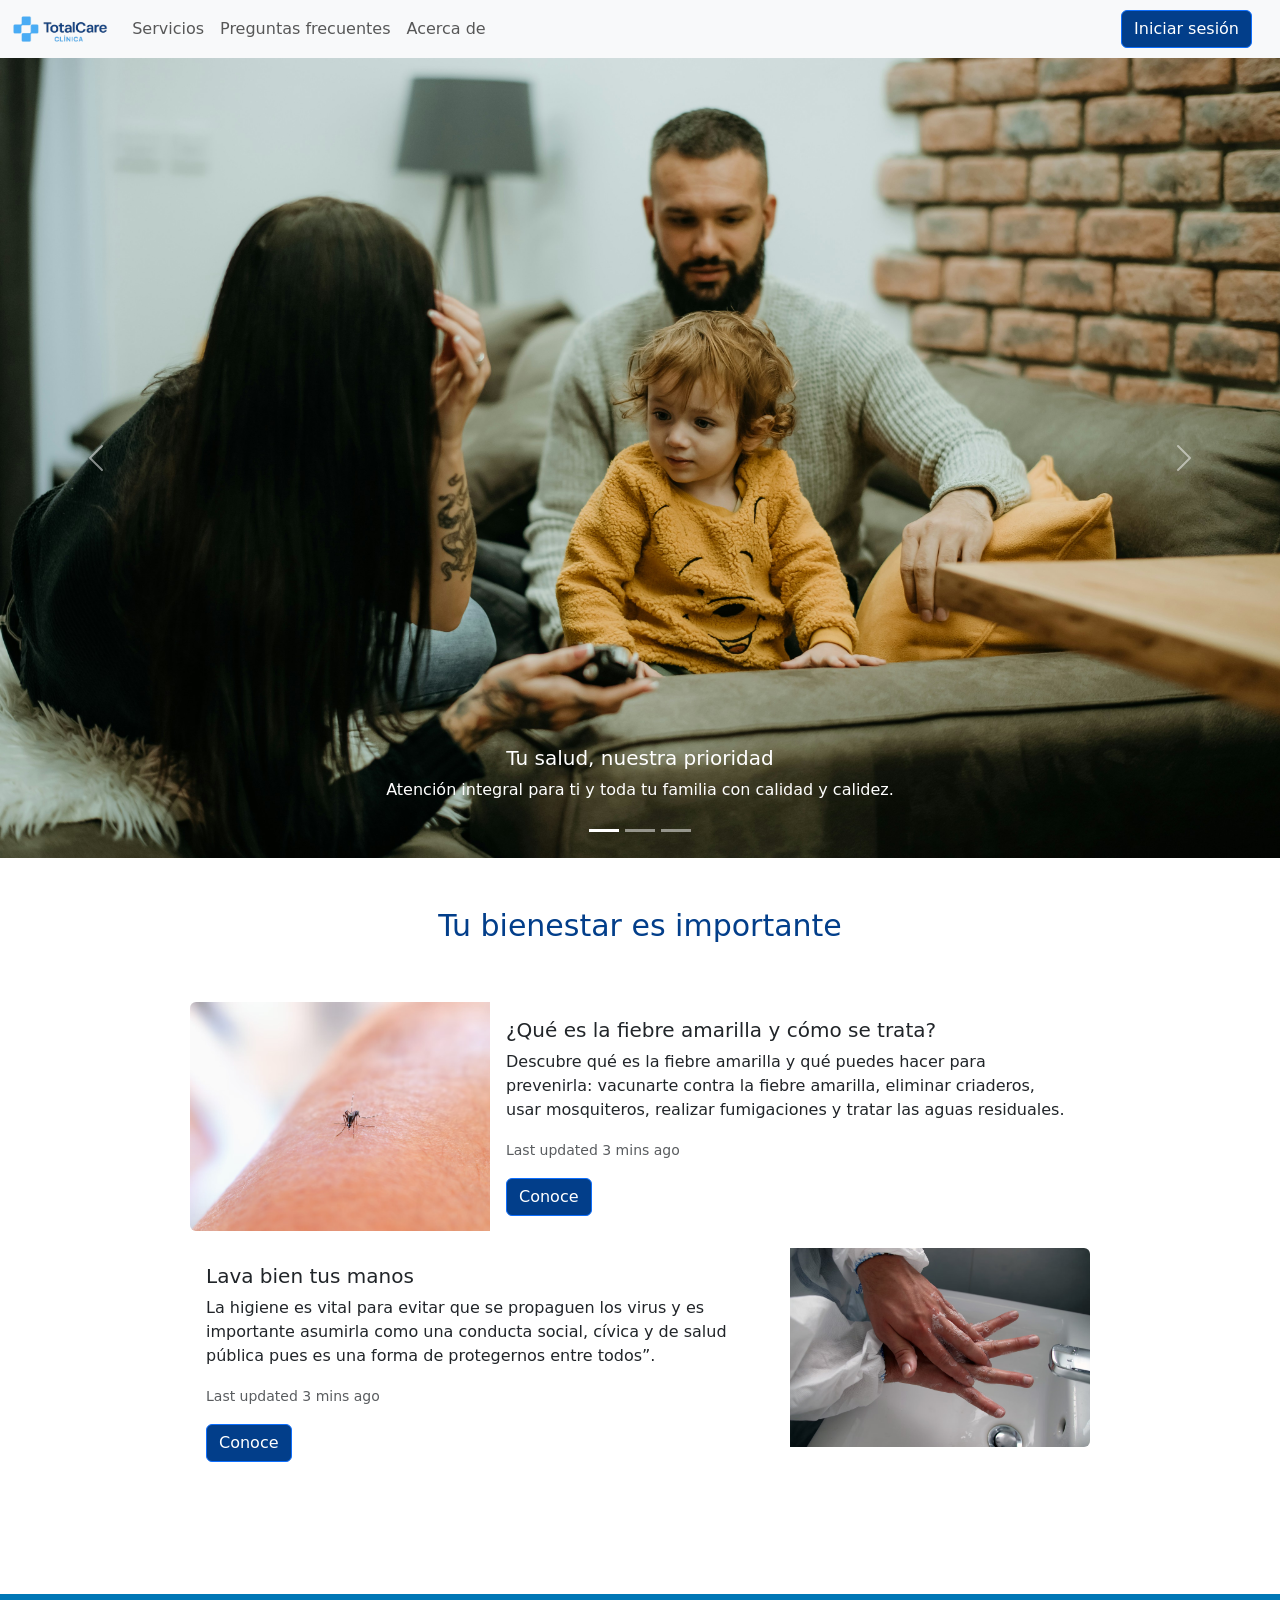
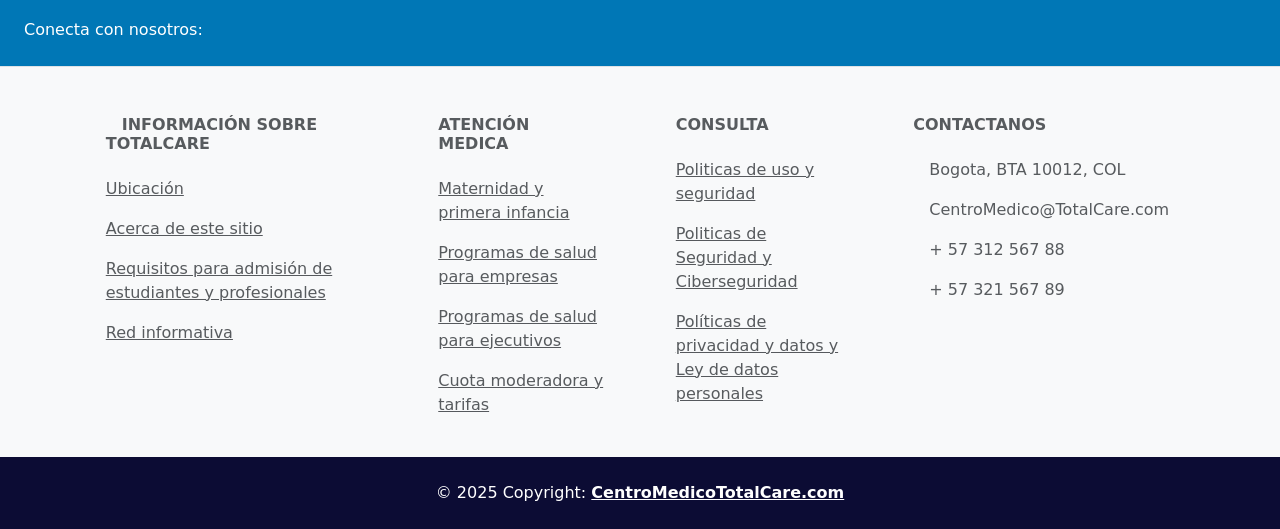
<file: index.html>
<!doctype html>
<html lang="en">
<head>
    <!-- Required meta tags -->
    <meta charset="utf-8">
    <meta name="viewport" content="width=device-width, initial-scale=1, shrink-to-fit=no">

    <!-- Bootstrap CSS -->
    <link href="https://cdn.jsdelivr.net/npm/bootstrap@5.3.0/dist/css/bootstrap.min.css" rel="stylesheet">
    <link rel="stylesheet" href="./CSS/style.css">
    <title>Centro medico</title>
</head>
<body>
    
    <!-- Navbar -->
  <nav class="navbar navbar-expand-lg bg-body-tertiary">
    <div class="container-fluid">
      <!-- Toggle button (correct Bootstrap 5 syntax) -->
      <button 
      class="navbar-toggler" 
      type="button" 
      data-bs-toggle="collapse" 
      data-bs-target="#navbarSupportedContent"
      aria-controls="navbarSupportedContent" 
      aria-expanded="false" 
      aria-label="Toggle navigation">
        <span class="navbar-toggler-icon"></span>
      </button>

      <!-- Brand logo -->
      <a class="navbar-brand mt-2 mt-lg-0" href="./index.html">
        <img class="logo" src="./img/logotipo_TC.png" height="15" alt="Logo" />
      </a>

      <!-- Collapsible menu -->
      <div class="collapse navbar-collapse" id="navbarSupportedContent">
        <!-- Navigation links -->
        <ul class="navbar-nav me-auto mb-2 mb-lg-0">
          <li class="nav-item">
            <a class="nav-link" href="./HTML/servicios.html">Servicios</a>
          </li>
          <li class="nav-item">
            <a class="nav-link" href="./HTML/preguntas_frecuentes.html">Preguntas frecuentes</a>
          </li>
          <li class="nav-item">
            <a class="nav-link" href="./HTML/acerca_de.html">Acerca de</a>
          </li>
        </ul>
      </div>

      <!-- Right-side buttons -->
      <div class="d-flex align-items-center">
        <button type="button" class="btn_login btn btn-primary me-3" onclick="window.location.href='./HTML/login.html';">
          Iniciar sesión
        </button>

      </div>
    </div>
  </nav>
    <!-- Navbar -->

    <!-- carrusel -->
    
    <div id="carouselExampleCaptions" class="carousel slide" data-bs-ride="carousel">
        <div class="carousel-indicators">
            <button type="button" data-bs-target="#carouselExampleCaptions" data-bs-slide-to="0" class="active" aria-current="true" aria-label="Slide 1"></button>
            <button type="button" data-bs-target="#carouselExampleCaptions" data-bs-slide-to="1" aria-label="Slide 2"></button>
            <button type="button" data-bs-target="#carouselExampleCaptions" data-bs-slide-to="2" aria-label="Slide 3"></button>
        </div>
        <div class="carousel-inner">
            <div class="carousel-item active">
                <img src="./img/familia.jpg" class="d-block w-100 img-fluid" alt="...">
                <div class="carousel-caption d-none d-md-block">
                    <h5>Tu salud, nuestra prioridad</h5>
                    <p>Atención integral para ti y toda tu familia con calidad y calidez.</p>
                </div>
            </div>
            <div class="carousel-item">
                <img src="./img/medico.jpg" class="d-block w-100 img-fluid" alt="...">
                    <div class="carousel-caption d-none d-md-block">
                        <h5>Profesionales a tu servicio</h5>
                        <p>Médicos especializados y comprometidos con tu bienestar.</p>
                    </div>
            </div>
            <div class="carousel-item">
                <img src="./img/odotologia.jpg" class="d-block w-100 img-fluid" alt="...">
                    <div class="carousel-caption d-none d-md-block">
                        <h5>Sonríe con confianza</h5>
                        <p>Tratamientos odontológicos seguros y personalizados.</p>
                    </div>
            </div>
        </div>
        <button class="carousel-control-prev" type="button" data-bs-target="#carouselExampleCaptions" data-bs-slide="prev">
            <span class="carousel-control-prev-icon" aria-hidden="true"></span>
            <span class="visually-hidden">Anterior</span>
        </button>
        <button class="carousel-control-next" type="button" data-bs-target="#carouselExampleCaptions" data-bs-slide="next">
            <span class="carousel-control-next-icon" aria-hidden="true"></span>
            <span class="visually-hidden">Siguiente</span>
        </button>
    </div>
    <!-- fin carrusel -->
    
    <h1 class="subtitulo">Tu bienestar es importante</h1>
    
    <!-- cards -->
    <div class="cards">
    <div class="d-flex justify-content-center">
        <div class="card mb-3 custom-card">
            <div class="row g-0">
                <div class="col-md-4">
                    <img src="./img/fiebre_amarilla.avif" class="img-fluid rounded-start" alt="...">
                </div>
                <div class="col-md-8">
                    <div class="card-body">
                        <h5 class="card-title">¿Qué es la fiebre amarilla y cómo se trata?</h5>
                            <p class="card-text">
                                Descubre qué es la fiebre amarilla y qué puedes hacer para prevenirla: vacunarte contra la fiebre amarilla, eliminar criaderos, usar mosquiteros, realizar fumigaciones y tratar las aguas residuales.
                            </p>
                            <p class="card-text">
                                <small class="text-body-secondary">Last updated 3 mins ago</small>
                            </p>
                            <button type="button" class="btn btn-primary btn_perfil" data-mdb-ripple-init>Conoce</button>
                    </div>
                </div>
            </div>
        </div>
    </div>

    <div class="d-flex justify-content-center">
        <div class="card mb-3 custom-card ">
            <div class="row g-0">
                
                <div class="col-md-8">
                    <div class="card-body">
                        <h5 class="card-title">Lava bien tus manos</h5>
                            <p class="card-text">
                                La higiene es vital para evitar que se propaguen los virus y es importante asumirla como una conducta social, cívica y de salud pública pues es una forma de protegernos entre todos”. 
                            </p>
                            <p class="card-text">
                                <small class="text-body-secondary">Last updated 3 mins ago</small>
                            </p>
                            <button type="button" class="btn btn-primary btn_perfil" data-mdb-ripple-init>Conoce</button>

                    </div>
                </div>
                <div class="col-md-4">
                    <img src="./img/lavar_manos.avif" class="img-fluid rounded-end" alt="...">
                </div>
            </div>
        </div>
    </div>
    
    </div>

    </div>

<!-- Footer -->
    <footer class="text-center text-lg-start bg-body-tertiary text-muted" >
        <!-- Section: Social media -->
        <section class="d-flex justify-content-center justify-content-lg-between p-4 border-bottom text-white" style="background-color: #0077B6;">
            <!-- Left -->
            <div class="me-5 d-none d-lg-block" >
                <span>Conecta con nosotros:</span>
            </div>
            <!-- Left -->

            <!-- Right -->
            <div>
                <a href="" class="me-4 text-reset">
                    <i class="fab fa-facebook-f"></i>
                </a>
                <a href="" class="me-4 text-reset">
                    <i class="fab fa-twitter"></i>
                </a>
                <a href="" class="me-4 text-reset">
                    <i class="fab fa-google"></i>
                </a>
                <a href="" class="me-4 text-reset">
                    <i class="fab fa-instagram"></i>
                </a>
                <a href="" class="me-4 text-reset">
                    <i class="fab fa-linkedin"></i>
                </a>
                <a href="" class="me-4 text-reset">
                    <i class="fab fa-github"></i>
                </a>
            </div>
        <!-- Right -->
        </section>
        <!-- Section: Social media -->

        <!-- Section: Links  -->
        <section class="" >
            <div class="container text-center text-md-start mt-5">
                <!-- Grid row -->
                <div class="row mt-3">
                    <!-- Grid column -->
                    <div class="col-md-3 col-lg-4 col-xl-3 mx-auto mb-4">
                        <!-- Content -->
                        <h6 class="text-uppercase fw-bold mb-4">
                            <i class="fas fa-gem me-3"></i>Información sobre TotalCare
                        </h6>
                        <!-- Links -->
                    <p>
                        <a href="#!" class="text-reset">Ubicación</a>
                    </p>
                    <p>
                        <a href="#!" class="text-reset">Acerca de este sitio</a>
                    </p>
                    <p>
                        <a href="#!" class="text-reset">Requisitos para admisión de estudiantes y profesionales</a>
                    </p>
                    <p>
                        <a href="#!" class="text-reset">Red informativa</a>
                    </p>
                    </div>
                <!-- Grid column -->

                <!-- Grid column -->
                <div class="col-md-2 col-lg-2 col-xl-2 mx-auto mb-4">
                    <!-- Links -->
                    <h6 class="text-uppercase fw-bold mb-4">
                        Atención medica
                    </h6>
                    <p>
                        <a href="#!" class="text-reset">Maternidad y primera infancia</a>
                    </p>
                    <p>
                        <a href="#!" class="text-reset">Programas de salud para empresas</a>
                    </p>
                    <p>
                        <a href="#!" class="text-reset">Programas de salud para ejecutivos</a>
                    </p>
                    <p>
                        <a href="#!" class="text-reset">Cuota moderadora y tarifas</a>
                    </p>
                </div>
        <!-- Grid column -->

        <!-- Grid column -->
        <div class="col-md-3 col-lg-2 col-xl-2 mx-auto mb-4">
          <!-- Links -->
          <h6 class="text-uppercase fw-bold mb-4">
            Consulta
          </h6>
          <p>
            <a href="#!" class="text-reset">Politicas de uso y seguridad</a>
          </p>
          <p>
            <a href="#!" class="text-reset">Politicas de Seguridad y Ciberseguridad</a>
          </p>
          <p>
            <a href="#!" class="text-reset">Políticas de privacidad y datos y Ley de datos personales</a>
          </p>

        </div>
        <!-- Grid column -->

        <!-- Grid column -->
        <div class="col-md-4 col-lg-3 col-xl-3 mx-auto mb-md-0 mb-4">
          <!-- Links -->
          <h6 class="text-uppercase fw-bold mb-4">Contactanos</h6>
          <p><i class="fas fa-home me-3"></i> Bogota, BTA 10012, COL</p>
          <p>
            <i class="fas fa-envelope me-3"></i>
            CentroMedico@TotalCare.com
          </p>
          <p><i class="fas fa-phone me-3"></i> + 57 312 567 88</p>
          <p><i class="fas fa-print me-3"></i> + 57 321 567 89</p>
        </div>
        <!-- Grid column -->
      </div>
      <!-- Grid row -->
    </div>
  </section>
  <!-- Section: Links  -->

  <!-- Copyright -->
  <div class="text-center p-4 text-white" style="background-color: #0c0c34;">
    © 2025 Copyright:
    <a class="text-reset fw-bold " href="#" >CentroMedicoTotalCare.com</a>
  </div>
  <!-- Copyright -->
</footer>
<!-- Footer -->

    <script src="https://cdn.jsdelivr.net/npm/bootstrap@5.3.0/dist/js/bootstrap.bundle.min.js"></script>
</body>
</html>
</file>
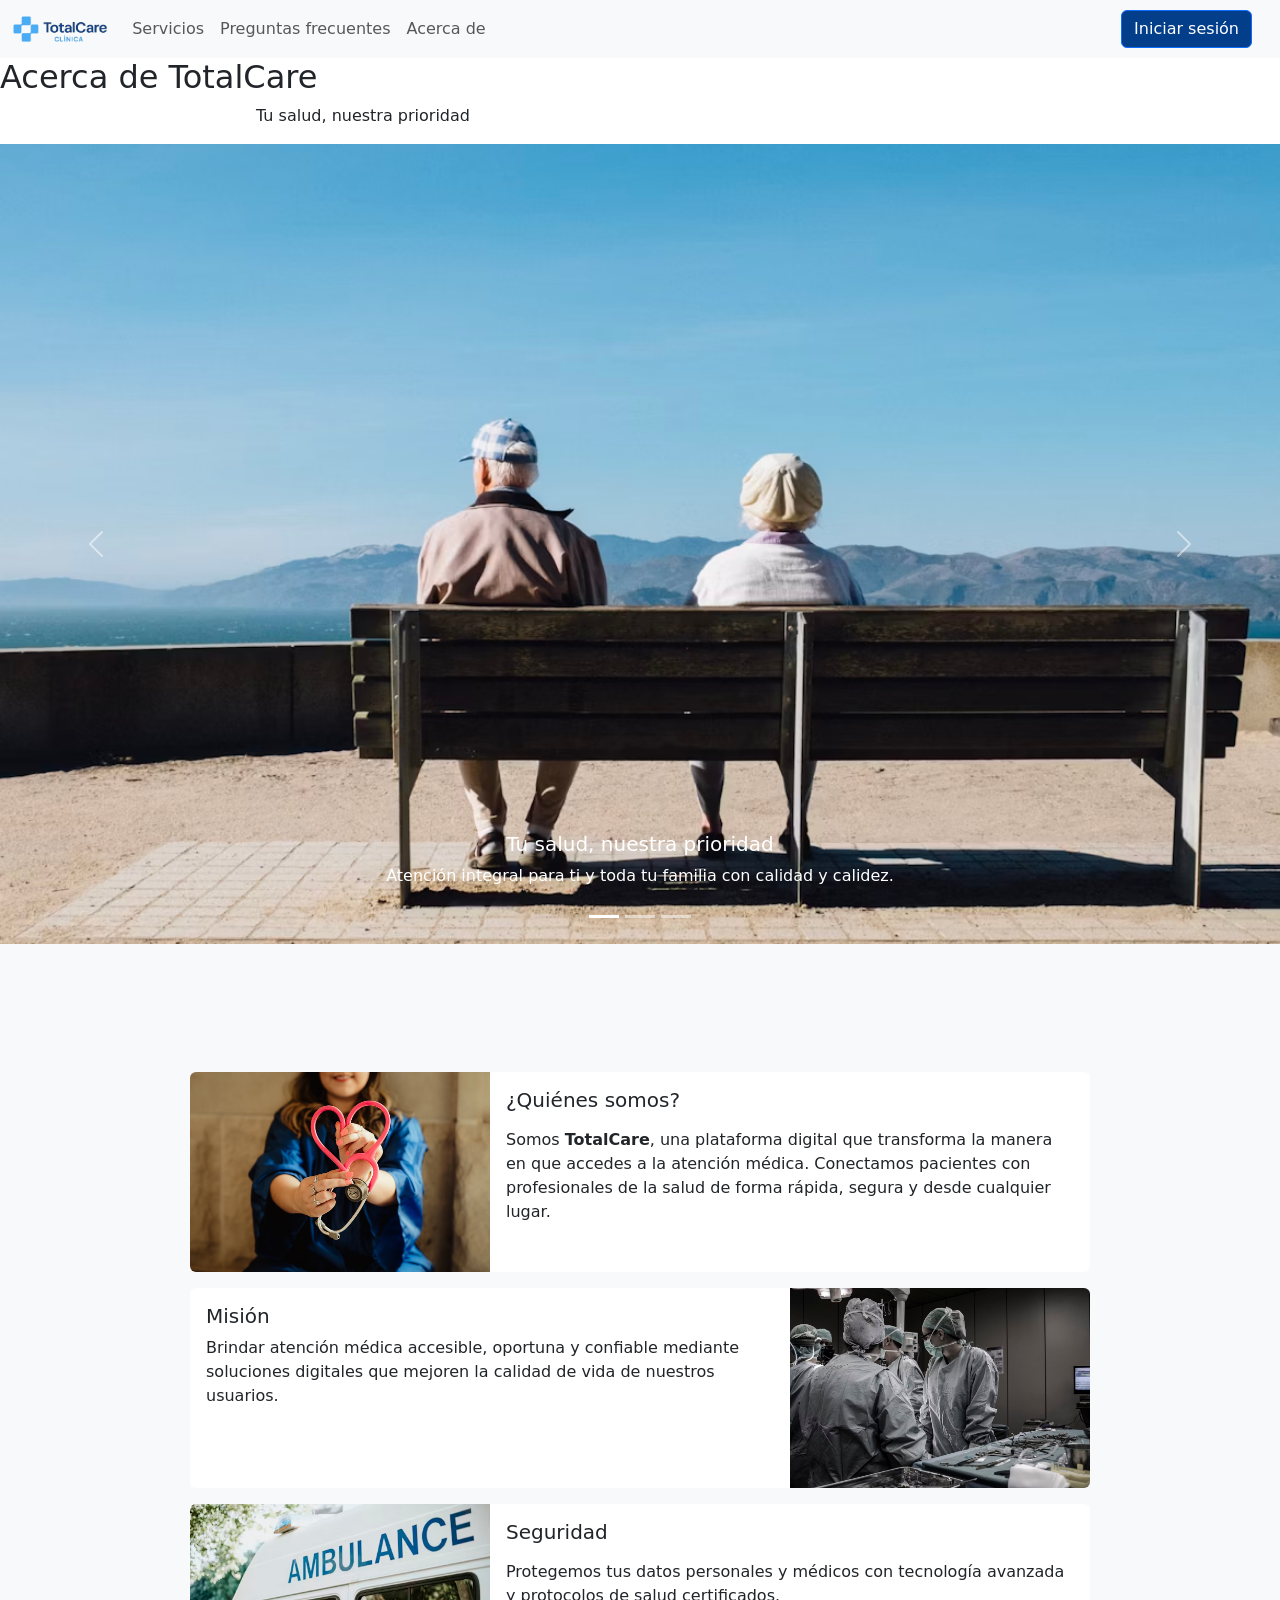
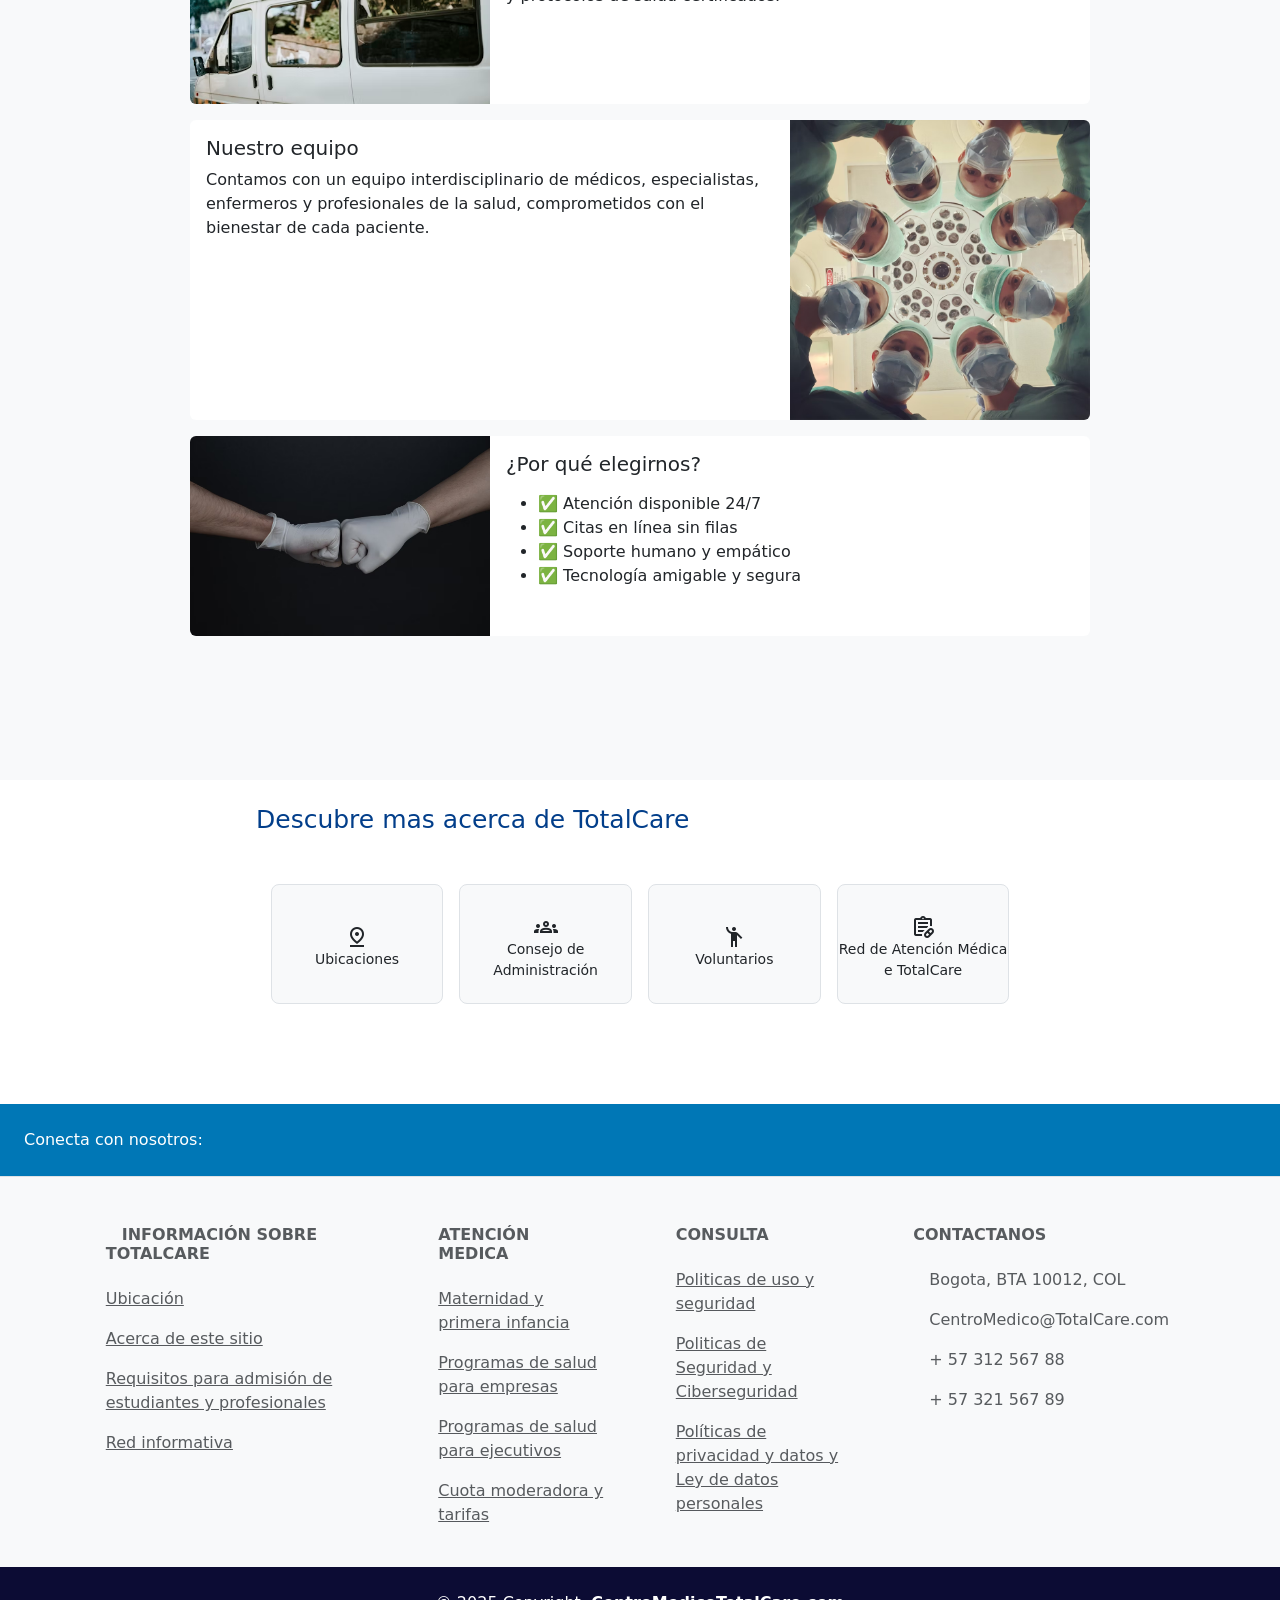
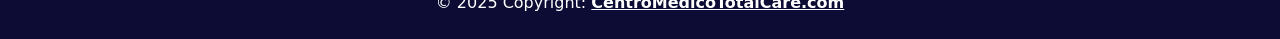
<file: HTML/acerca_de.html>
<!doctype html>
<html lang="en">
<head>
    <!-- Required meta tags -->
    <meta charset="utf-8">
    <meta name="viewport" content="width=device-width, initial-scale=1, shrink-to-fit=no">

    <!-- Bootstrap CSS -->
    <link href="https://cdn.jsdelivr.net/npm/bootstrap@5.3.0/dist/css/bootstrap.min.css" rel="stylesheet">
    <link rel="stylesheet" href="../CSS/style.css">
    <!-- Google Material Symbols (nuevo sistema) -->
    <link href="https://fonts.googleapis.com/css2?family=Material+Symbols+Outlined" rel="stylesheet" />

    <title>Centro medico</title>
</head>
<body class="body_page">

    <!-- Navbar -->
  <nav class="navbar navbar-expand-lg bg-body-tertiary">
    <div class="container-fluid">
      <!-- Toggle button (correct Bootstrap 5 syntax) -->
      <button 
      class="navbar-toggler" 
      type="button" 
      data-bs-toggle="collapse" 
      data-bs-target="#navbarSupportedContent"
      aria-controls="navbarSupportedContent" 
      aria-expanded="false" 
      aria-label="Toggle navigation">
        <span class="navbar-toggler-icon"></span>
      </button>

      <!-- Brand logo -->
      <a class="navbar-brand mt-2 mt-lg-0" href="../index.html">
        <img class="logo" src="../img/logotipo_TC.png" height="15" alt="Logo" />
      </a>

      <!-- Collapsible menu -->
      <div class="collapse navbar-collapse" id="navbarSupportedContent">
        <!-- Navigation links -->
        <ul class="navbar-nav me-auto mb-2 mb-lg-0">
          <li class="nav-item">
            <a class="nav-link" href="./servicios.html">Servicios</a>
          </li>
          <li class="nav-item">
            <a class="nav-link" href="./preguntas_frecuentes.html">Preguntas frecuentes</a>
          </li>
          <li class="nav-item">
            <a class="nav-link" href="./acerca_de.html">Acerca de</a>
          </li>
        </ul>
      </div>

      <!-- Right-side buttons -->
      <div class="d-flex align-items-center">
        <button type="button" class="btn_login btn btn-primary me-3" onclick="window.location.href='./login.html';">
          Iniciar sesión
        </button>

      </div>
    </div>
  </nav>
    <!-- Navbar -->


    <h2 class="bienvenido">Acerca de TotalCare</h1>

    <div class="parrafo_acerca">
        <p>
            Tu salud, nuestra prioridad
        </p>
    </div>

    <!-- carrusel -->
    
    <div id="carouselExampleCaptions carrusel_acerca" class="carousel slide" data-bs-ride="carousel">
        <div class="carousel-indicators">
            <button type="button" data-bs-target="#carouselExampleCaptions" data-bs-slide-to="0" class="active" aria-current="true" aria-label="Slide 1"></button>
            <button type="button" data-bs-target="#carouselExampleCaptions" data-bs-slide-to="1" aria-label="Slide 2"></button>
            <button type="button" data-bs-target="#carouselExampleCaptions" data-bs-slide-to="2" aria-label="Slide 3"></button>
        </div>
        <div class="carousel-inner">
            <div class="carousel-item active">
                <img src="../img/acerca_abuelos.avif" class="d-block w-100 img-fluid" alt="...">
                <div class="carousel-caption d-none d-md-block">
                    <h5>Tu salud, nuestra prioridad</h5>
                    <p>Atención integral para ti y toda tu familia con calidad y calidez.</p>
                </div>
            </div>
            <div class="carousel-item">
                <img src="../img/acerca_ana.avif" class="d-block w-100 img-fluid" alt="...">
                    <div class="carousel-caption d-none d-md-block">
                        <h5>Profesionales a tu servicio</h5>
                        <p>Médicos especializados y comprometidos con tu bienestar.</p>
                    </div>
            </div>
            <div class="carousel-item">
                <img src="../img/acerca_bebe.avif" class="d-block w-100 img-fluid" alt="...">
                    <div class="carousel-caption d-none d-md-block">
                        <h5>Sonríe con confianza</h5>
                        <p>Tratamientos odontológicos seguros y personalizados.</p>
                    </div>
            </div>
        </div>
        <button class="carousel-control-prev" type="button" data-bs-target="#carouselExampleCaptions" data-bs-slide="prev">
            <span class="carousel-control-prev-icon" aria-hidden="true"></span>
            <span class="visually-hidden">Anterior</span>
        </button>
        <button class="carousel-control-next" type="button" data-bs-target="#carouselExampleCaptions" data-bs-slide="next">
            <span class="carousel-control-next-icon" aria-hidden="true"></span>
            <span class="visually-hidden">Siguiente</span>
        </button>
    </div>
    <!-- fin carrusel -->
    
    
    <!-- cards -->
    <div class="cards card_about card_acerca bg-light">

<!-- card 1 -->
    <div class="d-flex justify-content-center">
        <div class="card mb-3 custom-card">
            <div class="row g-0">
                <div class="col-md-4">
                    <img src="../img/acerca_somos.avif" class="img-fluid rounded-start" alt="...">
                </div>
                <div class="col-md-8">
                    <div class="card-body">
                        <h5 class="card-title">¿Quiénes somos?</h5>
                            <p class="card-text">
                                <p>Somos <strong>TotalCare</strong>, una plataforma digital que transforma la manera en que accedes a la atención médica. Conectamos pacientes con profesionales de la salud de forma rápida, segura y desde cualquier lugar.</p>
                            </p>
                    </div>
                </div>
            </div>
        </div>
    </div>

    <!-- card 2 -->
    <div class="d-flex justify-content-center">
        <div class="card mb-3 custom-card ">
            <div class="row g-0">
                
                <div class="col-md-8">
                    <div class="card-body">
                        <h5 class="card-title">Misión</h5>
                            <p class="card-text">
                                Brindar atención médica accesible, oportuna y confiable mediante soluciones digitales que mejoren la calidad de vida de nuestros usuarios. 
                            </p>
                    </div>
                </div>
                <div class="col-md-4">
                    <img src="../img/acerca_mision.avif" class="img-fluid rounded-end" alt="...">
                </div>
            </div>
        </div>
    </div>
    
    <!-- card 3 -->
    <div class="d-flex justify-content-center">
        <div class="card mb-3 custom-card">
            <div class="row g-0">
                <div class="col-md-4">
                    <img src="../img/acerca_seguridad.avif" class="img-fluid rounded-start" alt="...">
                </div>
                <div class="col-md-8">
                    <div class="card-body">
                        <h5 class="card-title">Seguridad</h5>
                            <p class="card-text">
                                <p>Protegemos tus datos personales y médicos con tecnología avanzada y protocolos de salud certificados.</p>
                            </p>
                    </div>
                </div>
            </div>
        </div>
    </div>

    <!-- card 4 -->
        <div class="d-flex justify-content-center">
        <div class="card mb-3 custom-card ">
            <div class="row g-0">
                
                <div class="col-md-8">
                    <div class="card-body">
                        <h5 class="card-title">Nuestro equipo</h5>
                            <p class="card-text">
                                Contamos con un equipo interdisciplinario de médicos, especialistas, enfermeros y profesionales de la salud, comprometidos con el bienestar de cada paciente. 
                            </p>
                    </div>
                </div>
                <div class="col-md-4">
                    <img src="../img/acerca_equipos.avif" class="img-fluid rounded-end" alt="...">
                </div>
            </div>
        </div>
    </div>
    
    <!-- card 5 -->
    <div class="d-flex justify-content-center">
        <div class="card mb-3 custom-card">
            <div class="row g-0">
                <div class="col-md-4">
                    <img src="../img/acerca_elegir.avif" class="img-fluid rounded-start" alt="...">
                </div>
                <div class="col-md-8">
                    <div class="card-body">
                        <h5 class="card-title">¿Por qué elegirnos?</h5>
                            <p class="card-text">
                                <ul>
                                  <li>✅ Atención disponible 24/7</li>
                                  <li>✅ Citas en línea sin filas</li>
                                  <li>✅ Soporte humano y empático</li>
                                  <li>✅ Tecnología amigable y segura</li>
                                </ul>
                            </p>
                    </div>
                </div>
            </div>
        </div>
    </div>

    </div>
    </div>
    
    <h3 class="subtitulo_page">Descubre mas acerca de TotalCare</h3>

    <!-- cards -->
    <div class="container my-4">
  <div class="row g-3 justify-content-center">
    <div class="col-6 col-sm-4 col-md-2">
      <div class="cuadricula-card text-center">
        <i class="bi bi-heart-pulse"></i>
        <span class="material-symbols-outlined">
            pin_drop
        </span>
        <small>Ubicaciones</small>
      </div>
    </div>
    <div class="col-6 col-sm-4 col-md-2">
      <div class="cuadricula-card text-center">
        <i class="bi bi-eye"></i>
        <span class="material-symbols-outlined">
            groups
        </span>
        <small>Consejo de Administración</small>
      </div>
    </div>
    <div class="col-6 col-sm-4 col-md-2">
      <div class="cuadricula-card text-center">
        <i class="bi bi-tooth"></i>
        <span class="material-symbols-outlined">
            emoji_people
        </span>
        <small>Voluntarios</small>
      </div>
    </div>
    <div class="col-6 col-sm-4 col-md-2">
      <div class="cuadricula-card text-center">
        <i class="bi bi-capsule"></i>
        <span class="material-symbols-outlined">
            prescriptions
        </span>
        <small>Red de Atención Médica e TotalCare</small>
      </div>
    </div>
  </div>
</div>


    </div>


    <!-- Footer -->
    <footer class="text-center text-lg-start bg-body-tertiary text-muted" >
        <!-- Section: Social media -->
        <section class="d-flex justify-content-center justify-content-lg-between p-4 border-bottom text-white" style="background-color: #0077B6;">
            <!-- Left -->
            <div class="me-5 d-none d-lg-block" >
                <span>Conecta con nosotros:</span>
            </div>
            <!-- Left -->

            <!-- Right -->
            <div>
                <a href="" class="me-4 text-reset">
                    <i class="fab fa-facebook-f"></i>
                </a>
                <a href="" class="me-4 text-reset">
                    <i class="fab fa-twitter"></i>
                </a>
                <a href="" class="me-4 text-reset">
                    <i class="fab fa-google"></i>
                </a>
                <a href="" class="me-4 text-reset">
                    <i class="fab fa-instagram"></i>
                </a>
                <a href="" class="me-4 text-reset">
                    <i class="fab fa-linkedin"></i>
                </a>
                <a href="" class="me-4 text-reset">
                    <i class="fab fa-github"></i>
                </a>
            </div>
        <!-- Right -->
        </section>
        <!-- Section: Social media -->

        <!-- Section: Links  -->
        <section class="" >
            <div class="container text-center text-md-start mt-5">
                <!-- Grid row -->
                <div class="row mt-3">
                    <!-- Grid column -->
                    <div class="col-md-3 col-lg-4 col-xl-3 mx-auto mb-4">
                        <!-- Content -->
                        <h6 class="text-uppercase fw-bold mb-4">
                            <i class="fas fa-gem me-3"></i>Información sobre TotalCare
                        </h6>
                        <!-- Links -->
                    <p>
                        <a href="#!" class="text-reset">Ubicación</a>
                    </p>
                    <p>
                        <a href="#!" class="text-reset">Acerca de este sitio</a>
                    </p>
                    <p>
                        <a href="#!" class="text-reset">Requisitos para admisión de estudiantes y profesionales</a>
                    </p>
                    <p>
                        <a href="#!" class="text-reset">Red informativa</a>
                    </p>
                    </div>
                <!-- Grid column -->

                <!-- Grid column -->
                <div class="col-md-2 col-lg-2 col-xl-2 mx-auto mb-4">
                    <!-- Links -->
                    <h6 class="text-uppercase fw-bold mb-4">
                        Atención medica
                    </h6>
                    <p>
                        <a href="#!" class="text-reset">Maternidad y primera infancia</a>
                    </p>
                    <p>
                        <a href="#!" class="text-reset">Programas de salud para empresas</a>
                    </p>
                    <p>
                        <a href="#!" class="text-reset">Programas de salud para ejecutivos</a>
                    </p>
                    <p>
                        <a href="#!" class="text-reset">Cuota moderadora y tarifas</a>
                    </p>
                </div>
        <!-- Grid column -->

        <!-- Grid column -->
        <div class="col-md-3 col-lg-2 col-xl-2 mx-auto mb-4">
          <!-- Links -->
          <h6 class="text-uppercase fw-bold mb-4">
            Consulta
          </h6>
          <p>
            <a href="#!" class="text-reset">Politicas de uso y seguridad</a>
          </p>
          <p>
            <a href="#!" class="text-reset">Politicas de Seguridad y Ciberseguridad</a>
          </p>
          <p>
            <a href="#!" class="text-reset">Políticas de privacidad y datos y Ley de datos personales</a>
          </p>

        </div>
        <!-- Grid column -->

        <!-- Grid column -->
        <div class="col-md-4 col-lg-3 col-xl-3 mx-auto mb-md-0 mb-4">
          <!-- Links -->
          <h6 class="text-uppercase fw-bold mb-4">Contactanos</h6>
          <p><i class="fas fa-home me-3"></i> Bogota, BTA 10012, COL</p>
          <p>
            <i class="fas fa-envelope me-3"></i>
            CentroMedico@TotalCare.com
          </p>
          <p><i class="fas fa-phone me-3"></i> + 57 312 567 88</p>
          <p><i class="fas fa-print me-3"></i> + 57 321 567 89</p>
        </div>
        <!-- Grid column -->
      </div>
      <!-- Grid row -->
    </div>
  </section>
  <!-- Section: Links  -->

  <!-- Copyright -->
  <div class="text-center p-4 text-white" style="background-color: #0c0c34;">
    © 2025 Copyright:
    <a class="text-reset fw-bold " href="#" >CentroMedicoTotalCare.com</a>
  </div>
  <!-- Copyright -->
</footer>
<!-- Footer -->

    <script src="https://cdn.jsdelivr.net/npm/bootstrap@5.3.0/dist/js/bootstrap.bundle.min.js"></script>
</body>
</html>
</file>
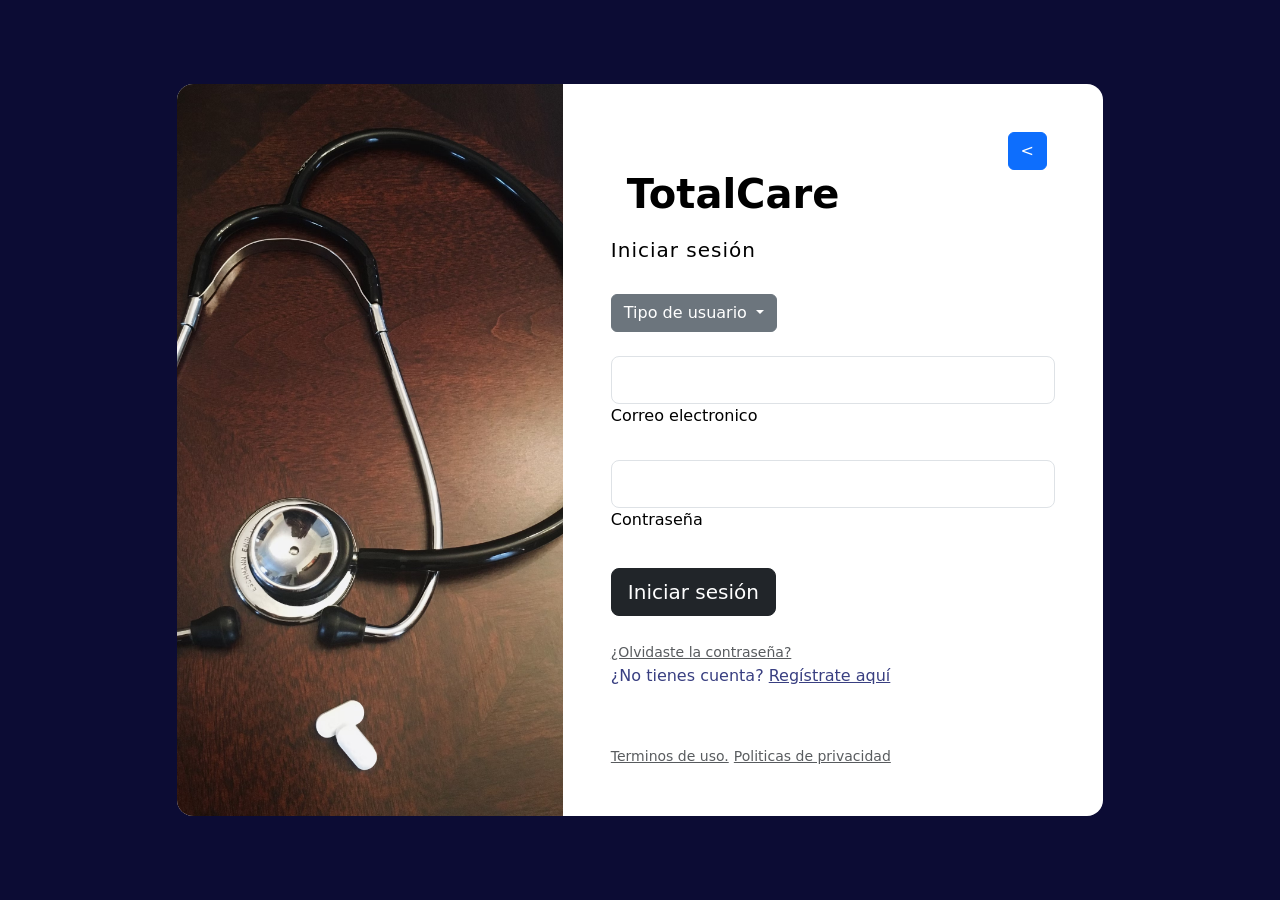
<file: HTML/administrador.html>
<!doctype html>
<html lang="en">
<head>
    <!-- Required meta tags -->
    <meta charset="utf-8">
    <meta name="viewport" content="width=device-width, initial-scale=1, shrink-to-fit=no">

    <!-- Bootstrap CSS -->
    <link href="https://cdn.jsdelivr.net/npm/bootstrap@5.3.0/dist/css/bootstrap.min.css" rel="stylesheet">
    <link rel="stylesheet" href="../CSS/style.css">
    <!-- Google Material Symbols (nuevo sistema) -->
    <link href="https://fonts.googleapis.com/css2?family=Material+Symbols+Outlined" rel="stylesheet" />

    <title>Centro medico</title>
</head>
<body class="body_page">

    <!-- Navbar -->
  <nav class="navbar navbar-expand-lg bg-body-tertiary">
    <div class="container-fluid">
      <!-- Toggle button (correct Bootstrap 5 syntax) -->
      <button 
      class="navbar-toggler" 
      type="button" 
      data-bs-toggle="collapse" 
      data-bs-target="#navbarSupportedContent"
      aria-controls="navbarSupportedContent" 
      aria-expanded="false" 
      aria-label="Toggle navigation">
        <span class="navbar-toggler-icon"></span>
      </button>

      <!-- Brand logo -->
      <a class="navbar-brand mt-2 mt-lg-0" href="#">
        <img class="logo" src="../img/logotipo_TC.png" height="15" alt="Logo" />
      </a>

      <!-- Collapsible menu -->
      <div class="collapse navbar-collapse" id="navbarSupportedContent">
        <!-- Navigation links -->
        <ul class="navbar-nav me-auto mb-2 mb-lg-0">
          <li class="nav-item">
            <a class="nav-link" href="./administrador.html">Inicio</a>
          </li>
          <li class="nav-item">
            <a class="nav-link" href="./servicios.html">Servicios</a>
          </li>
          <li class="nav-item">
            <a class="nav-link" href="./preguntas_frecuentes.html">Preguntas frecuentes</a>
          </li>
          <li class="nav-item">
            <a class="nav-link" href="./acerca_de.html">Acerca de</a>
          </li>
        </ul>
      </div>

      <!-- Right-side buttons -->
      <div class="d-flex align-items-center">
  <!-- Menú desplegable de Perfil -->
  <div class="dropdown me-3">
    <button 
      class="btn_perfil btn btn-primary dropdown-toggle" 
      type="button" 
      id="perfilMenu" 
      data-bs-toggle="dropdown" 
      aria-expanded="false">
      Perfil
    </button>
    <ul class="dropdown-menu dropdown-menu-end" aria-labelledby="perfilMenu">
      <li><a class="dropdown-item" href="./mi_informacion.html">Mi información</a></li>
      <li><hr class="dropdown-divider"></li>
      <li><a class="dropdown-item text-danger" href="#" id="cerrarSesionBtn">Cerrar sesión</a></li>
    </ul>
  </div>
      </div>
    </div>
  </nav>
    <!-- Navbar -->



    <h2 class="saludo">Hola,</h2>
    <h3 class="subtitulo_page">Panel del Administrador</h3>

    <!-- anexo -->
    <section class="admin-dashboard container py-5">

  <!-- Sección resumen -->
  <div class="row mb-4">
    <div class="col-md-3">
      <div class="card stat-card text-center">
        <h5>Usuarios registrados</h5>
        <p class="stat-number" id="usuariosRegistrados">Cargando...</p>
      </div>
    </div>

    <div class="col-md-3">
      <div class="card stat-card text-center">
        <h5>Médicos activos</h5>
        <p class="stat-number" id="medicosActivos">Cargando...</p>
      </div>
    </div>

    <div class="col-md-3">
      <div class="card stat-card text-center">
        <h5>Pacientes registrados</h5>
        <p class="stat-number" id="pacientesRegistrados">Cargando...</p>
      </div>
    </div>

    <div class="col-md-3">
      <div class="card stat-card text-center">
        <h5>Citas agendadas</h5>
        <p class="stat-number" id="citasRegistradas">Cargando...</p>
      </div>
    </div>
  </div>

  </div>

  <!-- Gestión -->
  <div class="row g-4">
    <div class="col-md-6">
      <div class="card admin-option">
        <h5>Gestión de Usuarios</h5>
        <p>Crear, editar, desactivar o eliminar cuentas de pacientes, médicos o empleados.</p>
        <button class="btn btn-outline-primary btn_admin" onclick="window.location.href='./gestion_usuarios.html'">Ir</button>
      </div>
    </div>
    <div class="col-md-6">
      <div class="card admin-option">
        <h5>Gestión de Citas</h5>
        <p>Ver, modificar o cancelar citas médicas, además de confirmar asistencia.</p>
        <button class="btn btn-outline-primary btn_admin" onclick="window.location.href='./gestion_citas.html'">Ir</button>
      </div>
    </div>
    <div class="col-md-6">
      <div class="card admin-option">
        <h5>Estadísticas y Reportes</h5>
        <p>Generar informes sobre el uso de la plataforma y rendimiento de servicios.</p>
        <button class="btn btn-outline-primary btn_admin">Ver reportes</button>
      </div>
    </div>
    <div class="col-md-6">
      <div class="card admin-option">
        <h5>Editar contenido del sitio</h5>
        <p>Actualizar secciones como “Servicios”, “Preguntas frecuentes” o “Acerca de”.</p>
        <button class="btn btn-outline-primary btn_admin">Editar contenido</button>
      </div>
    </div>
  </div>

</section>
<!-- anexo -->

    <!-- cards -->
    <div class="container my-4">
  <div class="row g-3 justify-content-center">

    <div class="col-6 col-sm-4 col-md-2">
      <div class="cuadricula-card text-center">
        <i class="bi bi-tooth"></i>
        <span class="material-symbols-outlined">
            clinical_notes
        </span>
        <small>Historiales clinicos</small>
      </div>
    </div>
    <div class="col-6 col-sm-4 col-md-2">
      <div class="cuadricula-card text-center">
        <i class="bi bi-capsule"></i>
        <span class="material-symbols-outlined">
            prescriptions
        </span>
        <small>Autorización de ordenes y servicios</small>
      </div>
    </div>
    <div class="col-6 col-sm-4 col-md-2">
      <div class="cuadricula-card text-center">
        <i class="bi bi-thermometer-half"></i>
        <span class="material-symbols-outlined">
            pill
        </span>
        <small>Solicitud y entrega de medicamentos</small>
      </div>
    </div>
    <div class="col-6 col-sm-4 col-md-2">
      <div class="cuadricula-card text-center">
        <i class="bi bi-person-lines-fill"></i>
        <span class="material-symbols-outlined">
            stethoscope
        </span>
        <small>Especialidades y tratamientos</small>
      </div>
    </div>
    <div class="col-6 col-sm-4 col-md-2">
      <div class="cuadricula-card text-center">
        <i class="bi bi-person-lines-fill"></i>
        <span class="material-symbols-outlined">
            stethoscope
        </span>
        <small>Consultorios</small>
      </div>
    </div>
    <div class="col-6 col-sm-4 col-md-2">
      <div class="cuadricula-card text-center">
        <i class="bi bi-person-lines-fill"></i>
        <span class="material-symbols-outlined">
            medical_services
        </span>
        <small>Proveedores</small>
      </div>
    </div>
  </div>
</div>


    </div>


    <!-- Footer -->
    <footer class="text-center text-lg-start bg-body-tertiary text-muted" >
        <!-- Section: Social media -->
        <section class="d-flex justify-content-center justify-content-lg-between p-4 border-bottom text-white" style="background-color: #0077B6;">
            <!-- Left -->
            <div class="me-5 d-none d-lg-block" >
                <span>Conecta con nosotros:</span>
            </div>
            <!-- Left -->

            <!-- Right -->
            <div>
                <a href="" class="me-4 text-reset">
                    <i class="fab fa-facebook-f"></i>
                </a>
                <a href="" class="me-4 text-reset">
                    <i class="fab fa-twitter"></i>
                </a>
                <a href="" class="me-4 text-reset">
                    <i class="fab fa-google"></i>
                </a>
                <a href="" class="me-4 text-reset">
                    <i class="fab fa-instagram"></i>
                </a>
                <a href="" class="me-4 text-reset">
                    <i class="fab fa-linkedin"></i>
                </a>
                <a href="" class="me-4 text-reset">
                    <i class="fab fa-github"></i>
                </a>
            </div>
        <!-- Right -->
        </section>
        <!-- Section: Social media -->

        <!-- Section: Links  -->
        <section class="" >
            <div class="container text-center text-md-start mt-5">
                <!-- Grid row -->
                <div class="row mt-3">
                    <!-- Grid column -->
                    <div class="col-md-3 col-lg-4 col-xl-3 mx-auto mb-4">
                        <!-- Content -->
                        <h6 class="text-uppercase fw-bold mb-4">
                            <i class="fas fa-gem me-3"></i>Información sobre TotalCare
                        </h6>
                        <!-- Links -->
                    <p>
                        <a href="#!" class="text-reset">Ubicación</a>
                    </p>
                    <p>
                        <a href="#!" class="text-reset">Acerca de este sitio</a>
                    </p>
                    <p>
                        <a href="#!" class="text-reset">Requisitos para admisión de estudiantes y profesionales</a>
                    </p>
                    <p>
                        <a href="#!" class="text-reset">Red informativa</a>
                    </p>
                    </div>
                <!-- Grid column -->

                <!-- Grid column -->
                <div class="col-md-2 col-lg-2 col-xl-2 mx-auto mb-4">
                    <!-- Links -->
                    <h6 class="text-uppercase fw-bold mb-4">
                        Atención medica
                    </h6>
                    <p>
                        <a href="#!" class="text-reset">Maternidad y primera infancia</a>
                    </p>
                    <p>
                        <a href="#!" class="text-reset">Programas de salud para empresas</a>
                    </p>
                    <p>
                        <a href="#!" class="text-reset">Programas de salud para ejecutivos</a>
                    </p>
                    <p>
                        <a href="#!" class="text-reset">Cuota moderadora y tarifas</a>
                    </p>
                </div>
        <!-- Grid column -->

        <!-- Grid column -->
        <div class="col-md-3 col-lg-2 col-xl-2 mx-auto mb-4">
          <!-- Links -->
          <h6 class="text-uppercase fw-bold mb-4">
            Consulta
          </h6>
          <p>
            <a href="#!" class="text-reset">Politicas de uso y seguridad</a>
          </p>
          <p>
            <a href="#!" class="text-reset">Politicas de Seguridad y Ciberseguridad</a>
          </p>
          <p>
            <a href="#!" class="text-reset">Políticas de privacidad y datos y Ley de datos personales</a>
          </p>

        </div>
        <!-- Grid column -->

        <!-- Grid column -->
        <div class="col-md-4 col-lg-3 col-xl-3 mx-auto mb-md-0 mb-4">
          <!-- Links -->
          <h6 class="text-uppercase fw-bold mb-4">Contactanos</h6>
          <p><i class="fas fa-home me-3"></i> Bogota, BTA 10012, COL</p>
          <p>
            <i class="fas fa-envelope me-3"></i>
            CentroMedico@TotalCare.com
          </p>
          <p><i class="fas fa-phone me-3"></i> + 57 312 567 88</p>
          <p><i class="fas fa-print me-3"></i> + 57 321 567 89</p>
        </div>
        <!-- Grid column -->
      </div>
      <!-- Grid row -->
    </div>
  </section>
  <!-- Section: Links  -->

  <!-- Copyright -->
  <div class="text-center p-4 text-white" style="background-color: #0c0c34;">
    © 2025 Copyright:
    <a class="text-reset fw-bold " href="#" >CentroMedicoTotalCare.com</a>
  </div>
  <!-- Copyright -->
</footer>
<!-- Footer -->

    <script src="https://cdn.jsdelivr.net/npm/bootstrap@5.3.0/dist/js/bootstrap.bundle.min.js"></script>

    <script>
      const usuario = JSON.parse(localStorage.getItem('usuario'));
      if (!usuario || usuario.rol !== 'administrador') {
        alert('Acceso no autorizado');
        window.location.href = './login.html';
      }
    </script>

    <script>
    document.getElementById('cerrarSesionBtn').addEventListener('click', () => {
      // Elimina los datos del usuario almacenados
      localStorage.removeItem('usuario');
      // Redirige al login
      window.location.href = './login.html';
    });
    </script>


    <!-- conteo usuarios, pacientes, medicos y citas -->
    <script>
      const BACKEND_URL = 'https://centro-medico-totalcare-backend.onrender.com'; // Cambia por tu URL de Render o localhost
      // const BACKEND_URL = 'http://localhost:3000'; // Cambia por tu URL de Render o localhost
      

      async function obtenerConteo(endpoint, elementoId) {
        const el = document.getElementById(elementoId);
        try {
          const response = await fetch(`${BACKEND_URL}${endpoint}`);
          if (!response.ok) throw new Error('Error al obtener datos');
          const data = await response.json();
          el.textContent = data.total ?? 0;
        } catch (error) {
          console.error('Error en', endpoint, error);
          el.textContent = 'Error';
        }
      }

      document.addEventListener('DOMContentLoaded', () => {
        obtenerConteo('/api/usuarios/count', 'usuariosRegistrados');
        obtenerConteo('/api/usuarios/count/medicos', 'medicosActivos');
        obtenerConteo('/api/usuarios/count/pacientes', 'pacientesRegistrados');
        obtenerConteo('/api/citas/count', 'citasRegistradas');
      });
    </script>

  </body>
</html>
</file>
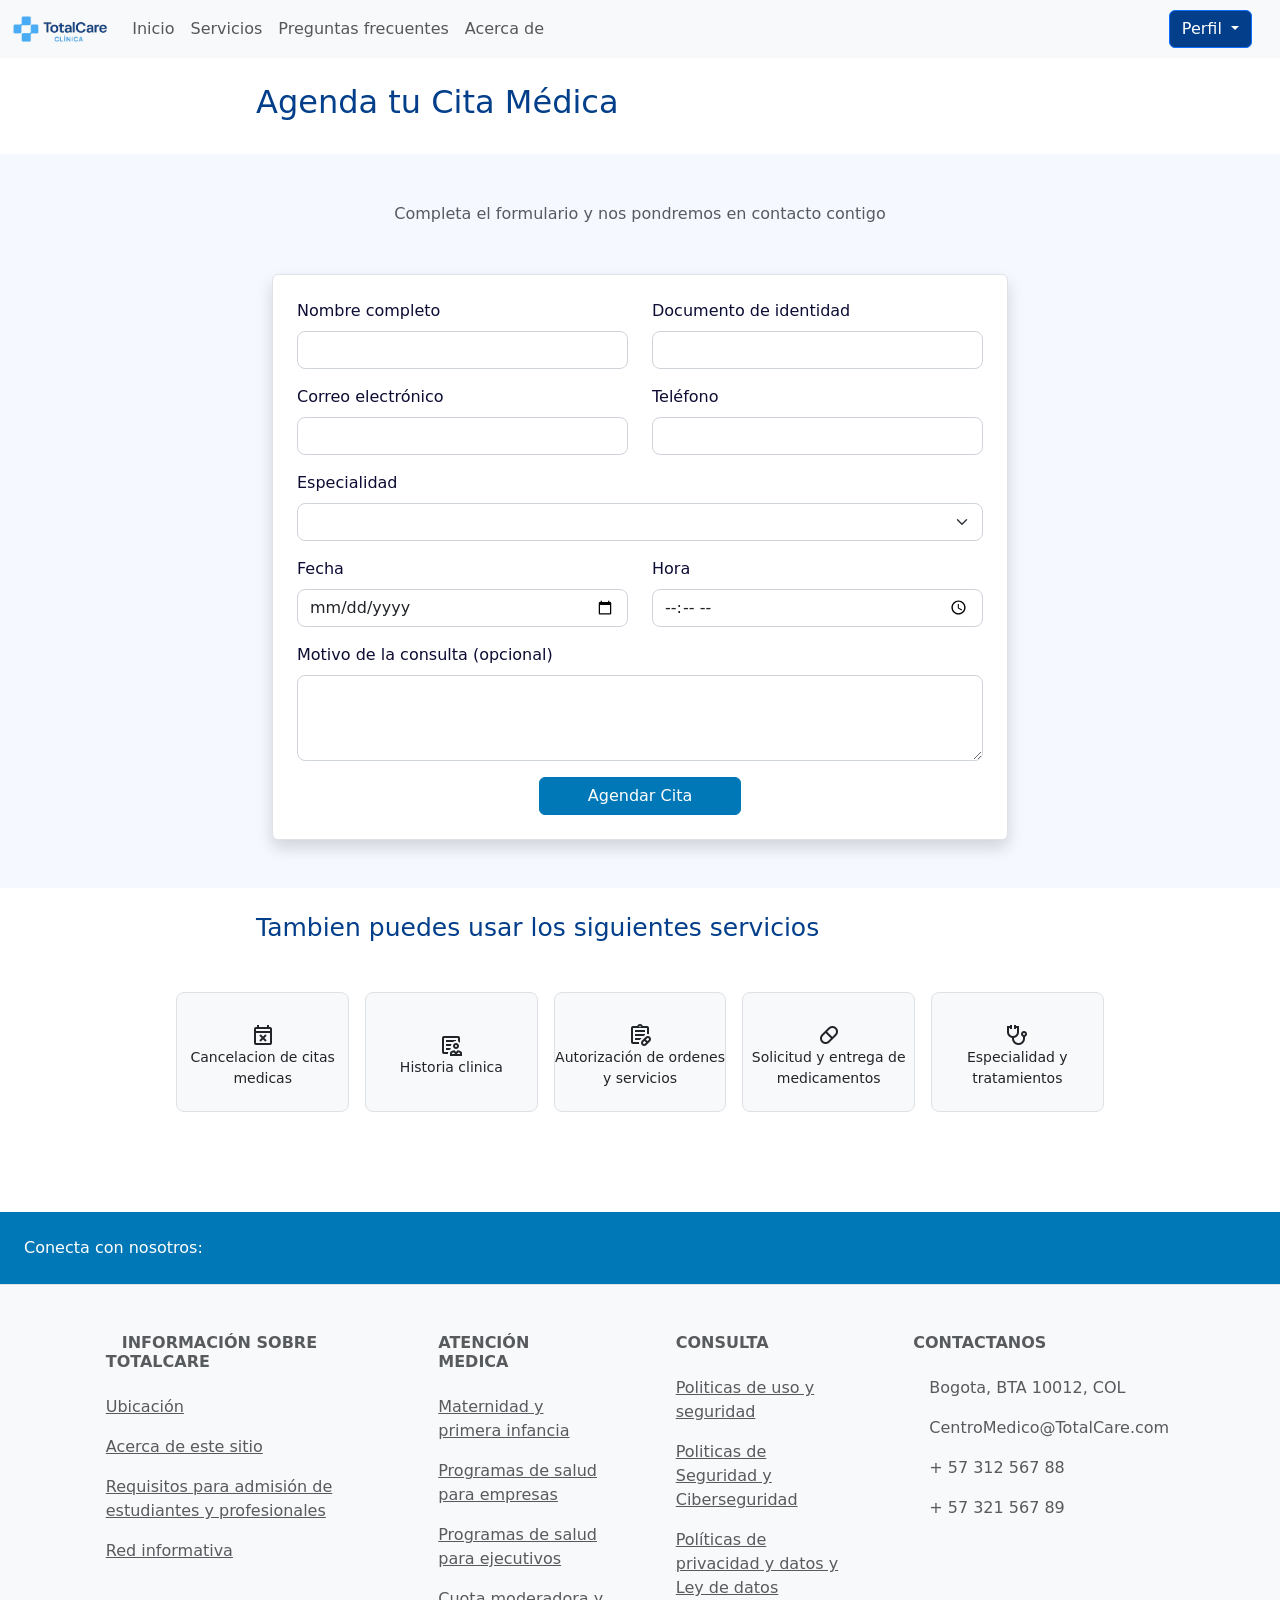
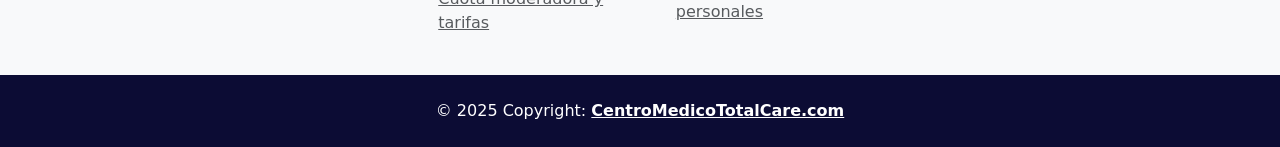
<file: HTML/citas_medicas.html>
<!doctype html>
<html lang="en">
<head>
    <!-- Required meta tags -->
    <meta charset="utf-8">
    <meta name="viewport" content="width=device-width, initial-scale=1, shrink-to-fit=no">

    <!-- Bootstrap CSS -->
    <link href="https://cdn.jsdelivr.net/npm/bootstrap@5.3.0/dist/css/bootstrap.min.css" rel="stylesheet">
    <link rel="stylesheet" href="../CSS/style.css">
    <!-- Google Material Symbols (nuevo sistema) -->
    <link href="https://fonts.googleapis.com/css2?family=Material+Symbols+Outlined" rel="stylesheet" />

    <title>Centro medico</title>
</head>





<body class="body_page">

    <!-- Navbar -->
  <nav class="navbar navbar-expand-lg bg-body-tertiary">
    <div class="container-fluid">
      <!-- Toggle button (correct Bootstrap 5 syntax) -->
      <button 
      class="navbar-toggler" 
      type="button" 
      data-bs-toggle="collapse" 
      data-bs-target="#navbarSupportedContent"
      aria-controls="navbarSupportedContent" 
      aria-expanded="false" 
      aria-label="Toggle navigation">
        <span class="navbar-toggler-icon"></span>
      </button>

      <!-- Brand logo -->
      <a class="navbar-brand mt-2 mt-lg-0" href="#">
        <img class="logo" src="../img/logotipo_TC.png" height="15" alt="Logo" />
      </a>

      <!-- Collapsible menu -->
      <div class="collapse navbar-collapse" id="navbarSupportedContent">
        <!-- Navigation links -->
        <ul class="navbar-nav me-auto mb-2 mb-lg-0">
          <li class="nav-item">
            <a class="nav-link" href="./paciente.html">Inicio</a>
          </li>
          <li class="nav-item">
            <a class="nav-link" href="./servicios.html">Servicios</a>
          </li>
          <li class="nav-item">
            <a class="nav-link" href="./preguntas_frecuentes.html">Preguntas frecuentes</a>
          </li>
          <li class="nav-item">
            <a class="nav-link" href="./acerca_de.html">Acerca de</a>
          </li>
        </ul>
      </div>

      <!-- Right-side buttons -->
      <div class="d-flex align-items-center">
  <!-- Menú desplegable de Perfil -->
  <div class="dropdown me-3">
    <button 
      class="btn_perfil btn btn-primary dropdown-toggle" 
      type="button" 
      id="perfilMenu" 
      data-bs-toggle="dropdown" 
      aria-expanded="false">
      Perfil
    </button>
    <ul class="dropdown-menu dropdown-menu-end" aria-labelledby="perfilMenu">
      <li><a class="dropdown-item" href="./mi_informacion.html">Mi información</a></li>
      <li><hr class="dropdown-divider"></li>
      <li><a class="dropdown-item text-danger" href="#" id="cerrarSesionBtn">Cerrar sesión</a></li>
    </ul>
  </div>
      </div>
    </div>
  </nav>
    <!-- Navbar -->
    

    <h2 class="saludo">Agenda tu Cita Médica</h2>

    
    <!-- Sección de agendamiento de citas -->
<section class="citas-section py-5">
  <div class="container">
    <p class="text-center mb-5 text-muted">Completa el formulario y nos pondremos en contacto contigo</p>

    <div class="row justify-content-center">
      <div class="col-lg-8">
        <form class="cita-form p-4 rounded shadow">
          <div class="row">
            <div class="col-md-6 mb-3">
              <label for="nombre" class="form-label">Nombre completo</label>
              <input type="text" id="nombre" class="form-control" required>
            </div>
            <div class="col-md-6 mb-3">
              <label for="documento" class="form-label">Documento de identidad</label>
              <input type="text" id="documento" class="form-control" required>
            </div>
          </div>

          <div class="row">
            <div class="col-md-6 mb-3">
              <label for="correo" class="form-label">Correo electrónico</label>
              <input type="email" id="correo" class="form-control" required>
            </div>
            <div class="col-md-6 mb-3">
              <label for="telefono" class="form-label">Teléfono</label>
              <input type="tel" id="telefono" class="form-control" required>
            </div>
          </div>

          <div class="mb-3">
            <label for="especialidad" class="form-label">Especialidad</label>
            <select id="especialidad" class="form-select">
              <option selected disabled>Selecciona una especialidad</option>
              <option>Medicina General</option>
              <option>Pediatría</option>
              <option>Ginecología</option>
              <option>Psicología</option>
            </select>
          </div>

          <div class="row">
            <div class="col-md-6 mb-3">
              <label for="fecha" class="form-label">Fecha</label>
              <input type="date" id="fecha" class="form-control" required>
            </div>
            <div class="col-md-6 mb-3">
              <label for="hora" class="form-label">Hora</label>
              <input type="time" id="hora" class="form-control" required>
            </div>
          </div>

          <div class="mb-3">
            <label for="motivo" class="form-label">Motivo de la consulta (opcional)</label>
            <textarea id="motivo" rows="3" class="form-control"></textarea>
          </div>

          <div class="text-center">
            <button type="submit" class="btn btn-primary px-5">Agendar Cita</button>
          </div>
        </form>
      </div>
    </div>
  </div>
</section>


    <h3 class="subtitulo_page">Tambien puedes usar los siguientes servicios</h3>

    <!-- cards -->
    <div class="container my-4">
  <div class="row g-3 justify-content-center">

    <div class="col-6 col-sm-4 col-md-2">
      <div class="cuadricula-card text-center">
        <i class="bi bi-eye"></i>
        <span class="material-symbols-outlined">
            event_busy
        </span>
        <small>Cancelacion de citas medicas</small>
      </div>
    </div>
    <div class="col-6 col-sm-4 col-md-2">
      <div class="cuadricula-card text-center">
        <i class="bi bi-tooth"></i>
        <span class="material-symbols-outlined">
            clinical_notes
        </span>
        <small>Historia clinica</small>
      </div>
    </div>
    <div class="col-6 col-sm-4 col-md-2">
      <div class="cuadricula-card text-center">
        <i class="bi bi-capsule"></i>
        <span class="material-symbols-outlined">
            prescriptions
        </span>
        <small>Autorización de ordenes y servicios</small>
      </div>
    </div>
    <div class="col-6 col-sm-4 col-md-2">
      <div class="cuadricula-card text-center">
        <i class="bi bi-thermometer-half"></i>
        <span class="material-symbols-outlined">
            pill
        </span>
        <small>Solicitud y entrega de medicamentos</small>
      </div>
    </div>
    <div class="col-6 col-sm-4 col-md-2">
      <div class="cuadricula-card text-center">
        <i class="bi bi-person-lines-fill"></i>
        <span class="material-symbols-outlined">
            stethoscope
        </span>
        <small>Especialidad y tratamientos</small>
      </div>
    </div>
  </div>
</div>


    </div>


    <!-- Footer -->
    <footer class="text-center text-lg-start bg-body-tertiary text-muted" >
        <!-- Section: Social media -->
        <section class="d-flex justify-content-center justify-content-lg-between p-4 border-bottom text-white" style="background-color: #0077B6;">
            <!-- Left -->
            <div class="me-5 d-none d-lg-block" >
                <span>Conecta con nosotros:</span>
            </div>
            <!-- Left -->

            <!-- Right -->
            <div>
                <a href="" class="me-4 text-reset">
                    <i class="fab fa-facebook-f"></i>
                </a>
                <a href="" class="me-4 text-reset">
                    <i class="fab fa-twitter"></i>
                </a>
                <a href="" class="me-4 text-reset">
                    <i class="fab fa-google"></i>
                </a>
                <a href="" class="me-4 text-reset">
                    <i class="fab fa-instagram"></i>
                </a>
                <a href="" class="me-4 text-reset">
                    <i class="fab fa-linkedin"></i>
                </a>
                <a href="" class="me-4 text-reset">
                    <i class="fab fa-github"></i>
                </a>
            </div>
        <!-- Right -->
        </section>
        <!-- Section: Social media -->

        <!-- Section: Links  -->
        <section class="" >
            <div class="container text-center text-md-start mt-5">
                <!-- Grid row -->
                <div class="row mt-3">
                    <!-- Grid column -->
                    <div class="col-md-3 col-lg-4 col-xl-3 mx-auto mb-4">
                        <!-- Content -->
                        <h6 class="text-uppercase fw-bold mb-4">
                            <i class="fas fa-gem me-3"></i>Información sobre TotalCare
                        </h6>
                        <!-- Links -->
                    <p>
                        <a href="#!" class="text-reset">Ubicación</a>
                    </p>
                    <p>
                        <a href="#!" class="text-reset">Acerca de este sitio</a>
                    </p>
                    <p>
                        <a href="#!" class="text-reset">Requisitos para admisión de estudiantes y profesionales</a>
                    </p>
                    <p>
                        <a href="#!" class="text-reset">Red informativa</a>
                    </p>
                    </div>
                <!-- Grid column -->

                <!-- Grid column -->
                <div class="col-md-2 col-lg-2 col-xl-2 mx-auto mb-4">
                    <!-- Links -->
                    <h6 class="text-uppercase fw-bold mb-4">
                        Atención medica
                    </h6>
                    <p>
                        <a href="#!" class="text-reset">Maternidad y primera infancia</a>
                    </p>
                    <p>
                        <a href="#!" class="text-reset">Programas de salud para empresas</a>
                    </p>
                    <p>
                        <a href="#!" class="text-reset">Programas de salud para ejecutivos</a>
                    </p>
                    <p>
                        <a href="#!" class="text-reset">Cuota moderadora y tarifas</a>
                    </p>
                </div>
        <!-- Grid column -->

        <!-- Grid column -->
        <div class="col-md-3 col-lg-2 col-xl-2 mx-auto mb-4">
          <!-- Links -->
          <h6 class="text-uppercase fw-bold mb-4">
            Consulta
          </h6>
          <p>
            <a href="#!" class="text-reset">Politicas de uso y seguridad</a>
          </p>
          <p>
            <a href="#!" class="text-reset">Politicas de Seguridad y Ciberseguridad</a>
          </p>
          <p>
            <a href="#!" class="text-reset">Políticas de privacidad y datos y Ley de datos personales</a>
          </p>

        </div>
        <!-- Grid column -->

        <!-- Grid column -->
        <div class="col-md-4 col-lg-3 col-xl-3 mx-auto mb-md-0 mb-4">
          <!-- Links -->
          <h6 class="text-uppercase fw-bold mb-4">Contactanos</h6>
          <p><i class="fas fa-home me-3"></i> Bogota, BTA 10012, COL</p>
          <p>
            <i class="fas fa-envelope me-3"></i>
            CentroMedico@TotalCare.com
          </p>
          <p><i class="fas fa-phone me-3"></i> + 57 312 567 88</p>
          <p><i class="fas fa-print me-3"></i> + 57 321 567 89</p>
        </div>
        <!-- Grid column -->
      </div>
      <!-- Grid row -->
    </div>
  </section>
  <!-- Section: Links  -->

  <!-- Copyright -->
  <div class="text-center p-4 text-white" style="background-color: #0c0c34;">
    © 2025 Copyright:
    <a class="text-reset fw-bold " href="#" >CentroMedicoTotalCare.com</a>
  </div>
  <!-- Copyright -->
</footer>
<!-- Footer -->

    <script src="https://cdn.jsdelivr.net/npm/bootstrap@5.3.0/dist/js/bootstrap.bundle.min.js"></script>


    <script>
document.addEventListener('DOMContentLoaded', async () => {
  const form = document.querySelector('.cita-form');
  const selectEspecialidad = document.getElementById('especialidad');

  // 🩺 Cargar especialidades desde el backend
  try {
    const res = await fetch('https://centro-medico-totalcare-backend.onrender.com/api/doctores');
    // const res = await fetch('http://localhost:3000/api/doctores');
    const doctores = await res.json();

    // Limpiamos opciones y agregamos dinámicamente
    selectEspecialidad.innerHTML = '<option selected disabled>Selecciona una especialidad</option>';

    doctores.forEach(doc => {
      const option = document.createElement('option');
      option.value = doc._id; // Usamos el ID del doctor
      option.textContent = `${doc.nombre} - ${doc.especialidad}`;
      selectEspecialidad.appendChild(option);
    });

  } catch (err) {
    console.error('Error cargando doctores:', err);
    selectEspecialidad.innerHTML = '<option disabled>Error al cargar especialidades</option>';
  }

  // 🧾 Envío del formulario
form.addEventListener('submit', async (e) => {
  e.preventDefault();

  const nombre = document.getElementById('nombre').value;
  const documento = document.getElementById('documento').value;
  const correo = document.getElementById('correo').value;
  const telefono = document.getElementById('telefono').value;
  const doctorId = document.getElementById('especialidad').value;
  const fecha = document.getElementById('fecha').value;
  const hora = document.getElementById('hora').value;
  const motivo = document.getElementById('motivo').value;

  // ✅ Obtener ID del paciente autenticado
  const usuario = JSON.parse(localStorage.getItem('usuario'));
  if (!usuario) {
    alert('⚠️ Debes iniciar sesión para agendar una cita.');
    window.location.href = './login.html';
    return;
  }

  const pacienteId = usuario.id; // Asegúrate de que en tu backend el campo sea "_id"

  const citaData = {
    doctorId,
    pacienteId,
    fecha: new Date(`${fecha}T${hora}`),
    motivo
  };

  try {
    console.log('Datos de cita enviados:', citaData);
    const res = await fetch('https://centro-medico-totalcare-backend.onrender.com/api/citas', {
    // const res = await fetch('http://localhost:3000/api/citas', {
      method: 'POST',
      headers: { 'Content-Type': 'application/json' },
      body: JSON.stringify(citaData)
    });

    const data = await res.json();

    if (res.ok) {
      alert('✅ Cita registrada exitosamente');
      form.reset();
      window.location.href = './paciente.html'; // redirigir al inicio del paciente
    } else {
      alert('❌ Error al registrar la cita: ' + data.message);
    }
  } catch (err) {
    console.error(err);
    alert('⚠️ No se pudo conectar con el servidor');
  }
});

});
</script>
  </body>
</html>
</file>
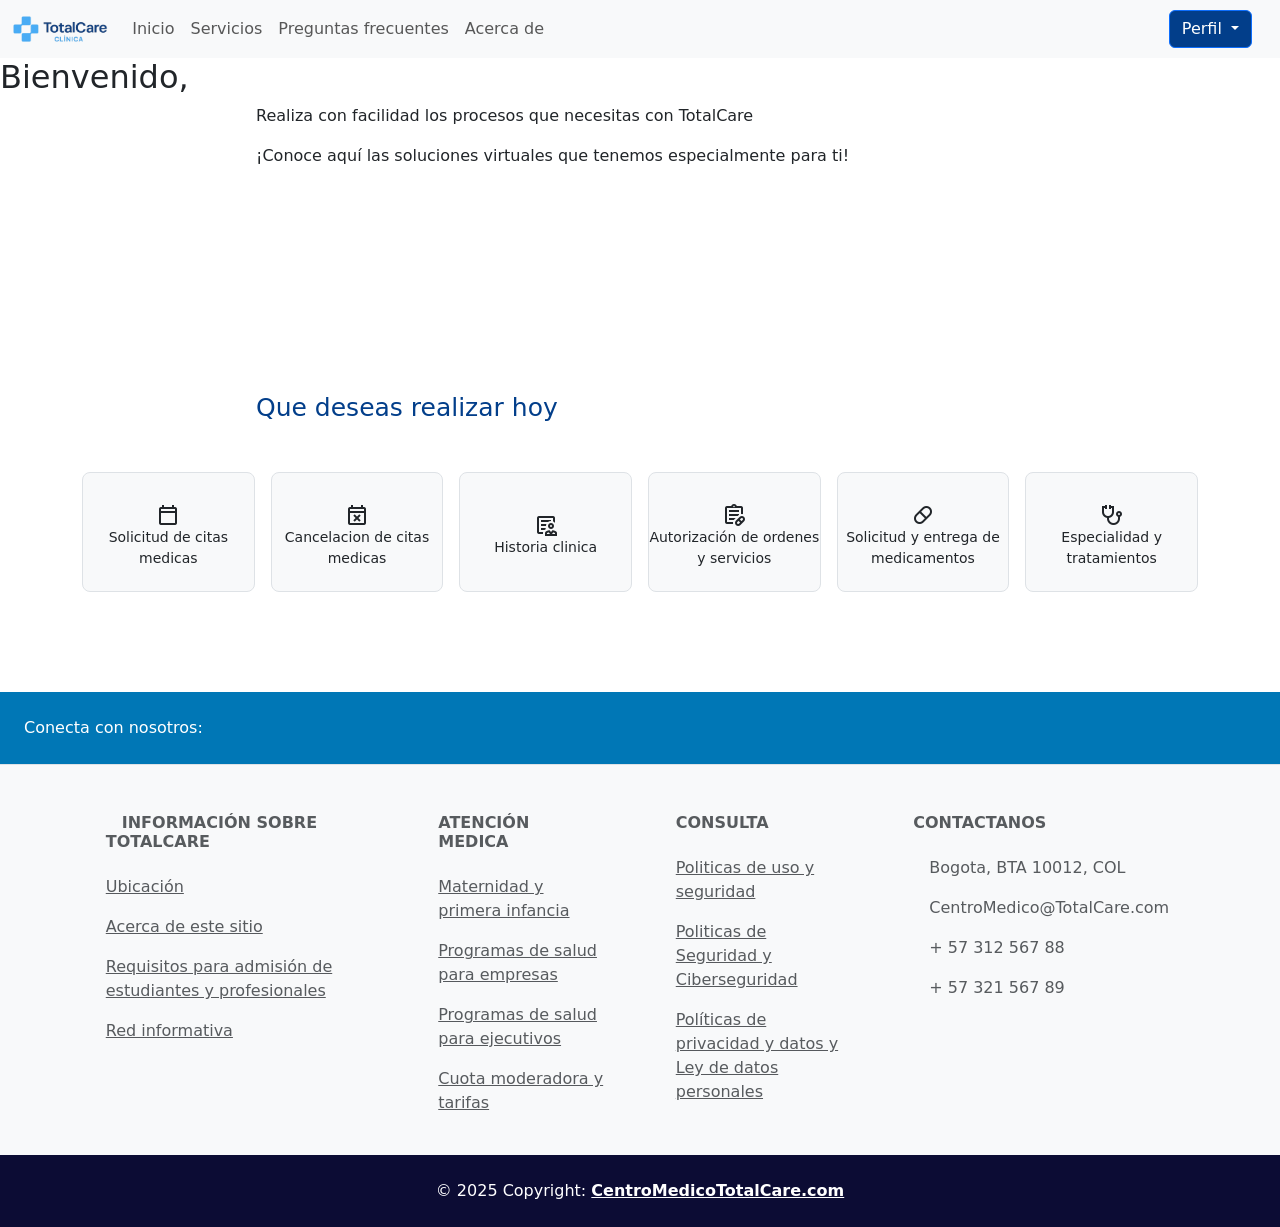
<file: HTML/consultorios.html>
<!doctype html>
<html lang="en">
<head>
    <!-- Required meta tags -->
    <meta charset="utf-8">
    <meta name="viewport" content="width=device-width, initial-scale=1, shrink-to-fit=no">

    <!-- Bootstrap CSS -->
    <link href="https://cdn.jsdelivr.net/npm/bootstrap@5.3.0/dist/css/bootstrap.min.css" rel="stylesheet">
    <link rel="stylesheet" href="../CSS/style.css">
    <!-- Google Material Symbols (nuevo sistema) -->
    <link href="https://fonts.googleapis.com/css2?family=Material+Symbols+Outlined" rel="stylesheet" />

    <title>Centro medico</title>
</head>
<body class="body_page">

    <!-- Navbar -->
  <nav class="navbar navbar-expand-lg bg-body-tertiary">
    <div class="container-fluid">
      <!-- Toggle button (correct Bootstrap 5 syntax) -->
      <button 
      class="navbar-toggler" 
      type="button" 
      data-bs-toggle="collapse" 
      data-bs-target="#navbarSupportedContent"
      aria-controls="navbarSupportedContent" 
      aria-expanded="false" 
      aria-label="Toggle navigation">
        <span class="navbar-toggler-icon"></span>
      </button>

      <!-- Brand logo -->
      <a class="navbar-brand mt-2 mt-lg-0" href="#">
        <img class="logo" src="../img/logotipo_TC.png" height="15" alt="Logo" />
      </a>

      <!-- Collapsible menu -->
      <div class="collapse navbar-collapse" id="navbarSupportedContent">
        <!-- Navigation links -->
        <ul class="navbar-nav me-auto mb-2 mb-lg-0">
          <li class="nav-item">
            <a class="nav-link" href="./empleado.html">Inicio</a>
          </li>
          <li class="nav-item">
            <a class="nav-link" href="./servicios.html">Servicios</a>
          </li>
          <li class="nav-item">
            <a class="nav-link" href="./preguntas_frecuentes.html">Preguntas frecuentes</a>
          </li>
          <li class="nav-item">
            <a class="nav-link" href="./acerca_de.html">Acerca de</a>
          </li>
        </ul>
      </div>

      <!-- Right-side buttons -->
      <div class="d-flex align-items-center">
  <!-- Menú desplegable de Perfil -->
  <div class="dropdown me-3">
    <button 
      class="btn_perfil btn btn-primary dropdown-toggle" 
      type="button" 
      id="perfilMenu" 
      data-bs-toggle="dropdown" 
      aria-expanded="false">
      Perfil
    </button>
    <ul class="dropdown-menu dropdown-menu-end" aria-labelledby="perfilMenu">
      <li><a class="dropdown-item" href="./mi_informacion.html">Mi información</a></li>
      <li><hr class="dropdown-divider"></li>
      <li><a class="dropdown-item text-danger" href="#" id="cerrarSesionBtn">Cerrar sesión</a></li>
    </ul>
  </div>
      </div>
    </div>
  </nav>
    <!-- Navbar -->




    <h2 class="bienvenido">Bienvenido,</h1>

    <div class="parrafo_usuario">
        <p>
            Realiza con facilidad los procesos que necesitas con TotalCare
        </p>
        <p>
            ¡Conoce aquí las soluciones virtuales que tenemos especialmente para ti!
        </p>
    </div>
    
    <h3 class="subtitulo_page">Que deseas realizar hoy</h3>
    <!-- cards -->
    
    <div class="container my-4">
  <div class="row g-3 justify-content-center">
    <div class="col-6 col-sm-4 col-md-2">
      <div class="cuadricula-card text-center">
        <i class="bi bi-heart-pulse"></i>
        <span class="material-symbols-outlined">
            calendar_today
        </span>
        <small>Solicitud de citas medicas</small>
      </div>
    </div>
    <div class="col-6 col-sm-4 col-md-2">
      <div class="cuadricula-card text-center">
        <i class="bi bi-eye"></i>
        <span class="material-symbols-outlined">
            event_busy
        </span>
        <small>Cancelacion de citas medicas</small>
      </div>
    </div>
    <div class="col-6 col-sm-4 col-md-2">
      <div class="cuadricula-card text-center">
        <i class="bi bi-tooth"></i>
        <span class="material-symbols-outlined">
            clinical_notes
        </span>
        <small>Historia clinica</small>
      </div>
    </div>
    <div class="col-6 col-sm-4 col-md-2">
      <div class="cuadricula-card text-center">
        <i class="bi bi-capsule"></i>
        <span class="material-symbols-outlined">
            prescriptions
        </span>
        <small>Autorización de ordenes y servicios</small>
      </div>
    </div>
    <div class="col-6 col-sm-4 col-md-2">
      <div class="cuadricula-card text-center">
        <i class="bi bi-thermometer-half"></i>
        <span class="material-symbols-outlined">
            pill
        </span>
        <small>Solicitud y entrega de medicamentos</small>
      </div>
    </div>
    <div class="col-6 col-sm-4 col-md-2">
      <div class="cuadricula-card text-center">
        <i class="bi bi-person-lines-fill"></i>
        <span class="material-symbols-outlined">
            stethoscope
        </span>
        <small>Especialidad y tratamientos</small>
      </div>
    </div>
  </div>
</div>


    </div>


    <!-- Footer -->
    <footer class="text-center text-lg-start bg-body-tertiary text-muted" >
        <!-- Section: Social media -->
        <section class="d-flex justify-content-center justify-content-lg-between p-4 border-bottom text-white" style="background-color: #0077B6;">
            <!-- Left -->
            <div class="me-5 d-none d-lg-block" >
                <span>Conecta con nosotros:</span>
            </div>
            <!-- Left -->

            <!-- Right -->
            <div>
                <a href="" class="me-4 text-reset">
                    <i class="fab fa-facebook-f"></i>
                </a>
                <a href="" class="me-4 text-reset">
                    <i class="fab fa-twitter"></i>
                </a>
                <a href="" class="me-4 text-reset">
                    <i class="fab fa-google"></i>
                </a>
                <a href="" class="me-4 text-reset">
                    <i class="fab fa-instagram"></i>
                </a>
                <a href="" class="me-4 text-reset">
                    <i class="fab fa-linkedin"></i>
                </a>
                <a href="" class="me-4 text-reset">
                    <i class="fab fa-github"></i>
                </a>
            </div>
        <!-- Right -->
        </section>
        <!-- Section: Social media -->

        <!-- Section: Links  -->
        <section class="" >
            <div class="container text-center text-md-start mt-5">
                <!-- Grid row -->
                <div class="row mt-3">
                    <!-- Grid column -->
                    <div class="col-md-3 col-lg-4 col-xl-3 mx-auto mb-4">
                        <!-- Content -->
                        <h6 class="text-uppercase fw-bold mb-4">
                            <i class="fas fa-gem me-3"></i>Información sobre TotalCare
                        </h6>
                        <!-- Links -->
                    <p>
                        <a href="#!" class="text-reset">Ubicación</a>
                    </p>
                    <p>
                        <a href="#!" class="text-reset">Acerca de este sitio</a>
                    </p>
                    <p>
                        <a href="#!" class="text-reset">Requisitos para admisión de estudiantes y profesionales</a>
                    </p>
                    <p>
                        <a href="#!" class="text-reset">Red informativa</a>
                    </p>
                    </div>
                <!-- Grid column -->

                <!-- Grid column -->
                <div class="col-md-2 col-lg-2 col-xl-2 mx-auto mb-4">
                    <!-- Links -->
                    <h6 class="text-uppercase fw-bold mb-4">
                        Atención medica
                    </h6>
                    <p>
                        <a href="#!" class="text-reset">Maternidad y primera infancia</a>
                    </p>
                    <p>
                        <a href="#!" class="text-reset">Programas de salud para empresas</a>
                    </p>
                    <p>
                        <a href="#!" class="text-reset">Programas de salud para ejecutivos</a>
                    </p>
                    <p>
                        <a href="#!" class="text-reset">Cuota moderadora y tarifas</a>
                    </p>
                </div>
        <!-- Grid column -->

        <!-- Grid column -->
        <div class="col-md-3 col-lg-2 col-xl-2 mx-auto mb-4">
          <!-- Links -->
          <h6 class="text-uppercase fw-bold mb-4">
            Consulta
          </h6>
          <p>
            <a href="#!" class="text-reset">Politicas de uso y seguridad</a>
          </p>
          <p>
            <a href="#!" class="text-reset">Politicas de Seguridad y Ciberseguridad</a>
          </p>
          <p>
            <a href="#!" class="text-reset">Políticas de privacidad y datos y Ley de datos personales</a>
          </p>

        </div>
        <!-- Grid column -->

        <!-- Grid column -->
        <div class="col-md-4 col-lg-3 col-xl-3 mx-auto mb-md-0 mb-4">
          <!-- Links -->
          <h6 class="text-uppercase fw-bold mb-4">Contactanos</h6>
          <p><i class="fas fa-home me-3"></i> Bogota, BTA 10012, COL</p>
          <p>
            <i class="fas fa-envelope me-3"></i>
            CentroMedico@TotalCare.com
          </p>
          <p><i class="fas fa-phone me-3"></i> + 57 312 567 88</p>
          <p><i class="fas fa-print me-3"></i> + 57 321 567 89</p>
        </div>
        <!-- Grid column -->
      </div>
      <!-- Grid row -->
    </div>
  </section>
  <!-- Section: Links  -->

  <!-- Copyright -->
  <div class="text-center p-4 text-white" style="background-color: #0c0c34;">
    © 2025 Copyright:
    <a class="text-reset fw-bold " href="#" >CentroMedicoTotalCare.com</a>
  </div>
  <!-- Copyright -->
</footer>
<!-- Footer -->

    <script src="https://cdn.jsdelivr.net/npm/bootstrap@5.3.0/dist/js/bootstrap.bundle.min.js"></script>
</body>
</html>
</file>
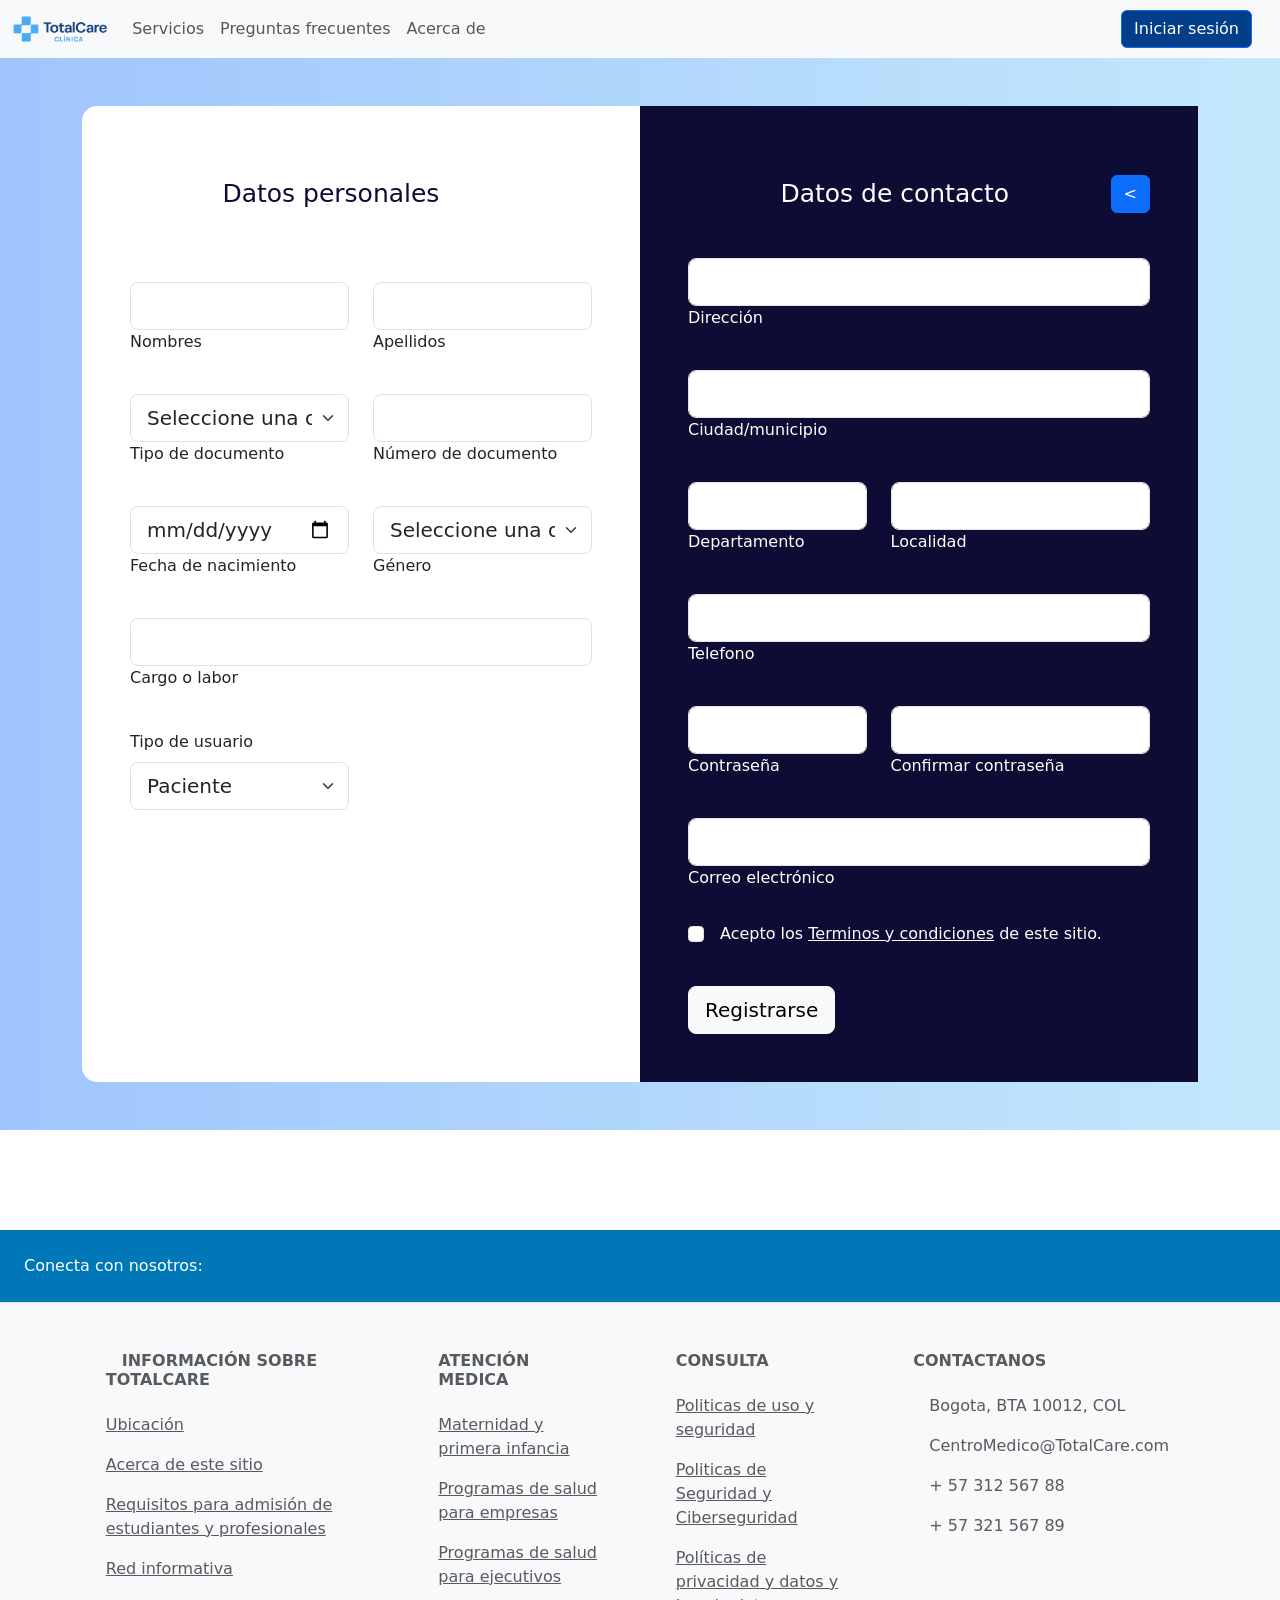
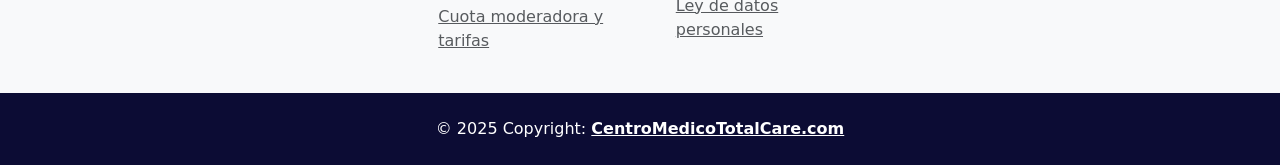
<file: HTML/crear_cuenta.html>
<!doctype html>
<html lang="en">
<head>
    <!-- Required meta tags -->
    <meta charset="utf-8">
    <meta name="viewport" content="width=device-width, initial-scale=1, shrink-to-fit=no">

    <!-- Bootstrap CSS -->
    <link href="https://cdn.jsdelivr.net/npm/bootstrap@5.3.0/dist/css/bootstrap.min.css" rel="stylesheet">
    <link rel="stylesheet" href="../CSS/style.css">
    <!-- Google Material Symbols (nuevo sistema) -->
    <link href="https://fonts.googleapis.com/css2?family=Material+Symbols+Outlined" rel="stylesheet" />

    <title>Centro medico</title>
</head>
<body class="body_page" >

    <!-- Navbar -->
  <nav class="navbar navbar-expand-lg bg-body-tertiary">
    <div class="container-fluid">
      <!-- Toggle button (correct Bootstrap 5 syntax) -->
      <button 
      class="navbar-toggler" 
      type="button" 
      data-bs-toggle="collapse" 
      data-bs-target="#navbarSupportedContent"
      aria-controls="navbarSupportedContent" 
      aria-expanded="false" 
      aria-label="Toggle navigation">
        <span class="navbar-toggler-icon"></span>
      </button>

      <!-- Brand logo -->
      <a class="navbar-brand mt-2 mt-lg-0" href="../index.html">
        <img class="logo" src="../img/logotipo_TC.png" height="15" alt="Logo" />
      </a>

      <!-- Collapsible menu -->
      <div class="collapse navbar-collapse" id="navbarSupportedContent">
        <!-- Navigation links -->
        <ul class="navbar-nav me-auto mb-2 mb-lg-0">
          <li class="nav-item">
            <a class="nav-link" href="./servicios.html">Servicios</a>
          </li>
          <li class="nav-item">
            <a class="nav-link" href="./preguntas_frecuentes.html">Preguntas frecuentes</a>
          </li>
          <li class="nav-item">
            <a class="nav-link" href="./acerca_de.html">Acerca de</a>
          </li>
        </ul>
      </div>

      <!-- Right-side buttons -->
      <div class="d-flex align-items-center">
        <button type="button" class="btn_login btn btn-primary me-3" onclick="window.location.href='./login.html';">
          Iniciar sesión
        </button>

      </div>
    </div>
  </nav>
    <!-- Navbar -->


    
    <!-- registro -->
    <section class="h-100 h-custom gradient-custom-2"  >
      
      <div class="container py-5 h-100" >
        <div class="row d-flex justify-content-center align-items-center h-100">
          <div class="col-12">
            <div class="card card-registration card-registration-2" style="border-radius: 15px;">
              <div class="card-body p-0">
                <div class="row g-0">
                  <div class="col-lg-6">
                    <div class="p-5">
                      
                      <h3 class=" fw-normal mb-5" style="color: #0c0c34;">Datos personales</h3>

                    <div class="row">
                      <div class="col-md-6 mb-4 pb-2">

                        <div data-mdb-input-init class="form-outline">
                          <input type="text" id="nombres" class="form-control form-control-lg" />
                          <label for="nombres" class="form-label">Nombres</label>
                        </div>

                      </div>
                      <div class="col-md-6 mb-4 pb-2">

                        <div data-mdb-input-init class="form-outline">
                          <input type="text" id="apellidos" class="form-control form-control-lg" />
                          <label for="apellidos" class="form-label">Apellidos</label>
                        </div>

                      </div>
                    </div>

                    <div class="row">
                      <div class="col-md-6 mb-4 pb-2">

                        <div data-mdb-input-init class="form-outline">
                          <select id="tipo_documento" class="form-select form-select-lg" required>
                            <option value="" disabled selected>Seleccione una opción</option>
                            <option value="Masculino">Cédula de Ciudadania</option>
                            <option value="Femenino">Tarjeta de Identidad</option>
                            <option value="Femenino">Cédula de Extranjería</option>
                            <option value="Femenino">Pasaporte</option>
                          </select>
                          <label class="form-label" for="tipo_documento">Tipo de documento</label>
                        </div>

                      </div>
                      <div class="col-md-6 mb-4 pb-2">

                        <div data-mdb-input-init class="form-outline">
                          <input type="text" id="form3Examplev3" class="form-control form-control-lg" />
                          <label class="form-label" for="form3Examplev3">Número de documento</label>
                        </div>

                      </div>
                    </div>


                    <div class="row">
                      <div class="col-md-6 mb-4 pb-2">

                        <div data-mdb-input-init class="form-outline">
                          <input 
                            type="date" 
                            id="fechaNacimiento" 
                            class="form-control form-control-lg"
                            min="1900-01-01" 
                            max="2025-12-31" 
                            required
                          />
                          <label class="form-label" for="fechaNacimiento">Fecha de nacimiento</label>
                        </div>

                      </div>
                      <div class="col-md-6 mb-4 pb-2">

                        <div data-mdb-input-init class="form-outline">
                          <select id="genero" class="form-select form-select-lg" required>
                            <option value="" disabled selected>Seleccione una opción</option>
                            <option value="Masculino">Masculino</option>
                            <option value="Femenino">Femenino</option>
                          </select>
                          <label class="form-label" for="genero">Género</label>
                        </div>

                      </div>
                    </div>

                    <div class="mb-4 pb-2">
                      <div data-mdb-input-init class="form-outline">
                        <input type="text" id="form3Examplev4" class="form-control form-control-lg" />
                        <label class="form-label" for="form3Examplev4">Cargo o labor</label>
                      </div>
                    </div>

                    <div class="row">
                      <div class="col-md-6 mb-4 pb-2">


                        <div class="mb-4 pb-2">
                          <label class="form-label" for="rolSelect">Tipo de usuario</label>
                          <select id="rolSelect" class="form-select form-select-lg">
                            <option value="paciente">Paciente</option>
                            <option value="medico">Médico</option>
                            <option value="empleado">Empleado</option>
                            <option value="administrador">Administrador</option>
                          </select>
                        </div>

                        <div class="mb-4 pb-2" id="codigoSeguridadDiv" style="display: none;">
                          <label class="form-label" for="codigoSeguridad">Código de seguridad</label>
                          <input type="text" id="codigoSeguridad" class="form-control form-control-lg" placeholder="Ingrese el código suministrado">
                        </div>


                      </div>
                    </div>


                    </div>
                  </div>
                  <div class="col-lg-6 bg-indigo text-white" style="background-color: #0c0c34;">
                    <div class="p-5">
                      
                    <div class="d-flex justify-content-between align-items-center mb-4" >
                      <h3 class="fw-normal mb-0">Datos de contacto</h3>
                        <!-- boton regresar -->  
                      <button class="btn btn-primary" type="button" onclick="window.location.href='../index.html';">
                          &lt;
                        </button>
                        <!-- fin boton regresar -->
                    </div>

                        <div class="mb-4 pb-2">
                          <div data-mdb-input-init class="form-outline form-white">
                            <input type="text" id="form3Examplea2" class="form-control form-control-lg" />
                            <label class="form-label" for="form3Examplea2">Dirección</label>
                          </div>
                        </div>

                      <div class="mb-4 pb-2">
                        <div data-mdb-input-init class="form-outline form-white">
                          <input type="text" id="form3Examplea3" class="form-control form-control-lg" />
                          <label class="form-label" for="form3Examplea3">Ciudad/municipio</label>
                        </div>
                      </div>

                      <div class="row">
                        <div class="col-md-5 mb-4 pb-2">

                          <div data-mdb-input-init class="form-outline form-white">
                            <input type="text" id="form3Examplea4" class="form-control form-control-lg" />
                            <label class="form-label" for="form3Examplea4">Departamento</label>
                          </div>

                        </div>
                        <div class="col-md-7 mb-4 pb-2">

                          <div data-mdb-input-init class="form-outline form-white">
                            <input type="text" id="form3Examplea5" class="form-control form-control-lg" />
                            <label class="form-label" for="form3Examplea5">Localidad</label>
                          </div>

                        </div>
                      </div>

                  <div class="mb-4 pb-2">
                    <div data-mdb-input-init class="form-outline form-white">
                      <input type="text" id="form3Examplea6" class="form-control form-control-lg" />
                      <label class="form-label" for="form3Examplea6">Telefono</label>
                    </div>
                  </div>

                  <div class="row">
                    <div class="col-md-5 mb-4 pb-2">

                      <div data-mdb-input-init class="form-outline form-white">
                        <input type="password" id="password" class="form-control form-control-lg" />
                        <label for="password" class="form-label">Contraseña</label>
                      </div>

                    </div>
                    <div class="col-md-7 mb-4 pb-2">

                      <div data-mdb-input-init class="form-outline form-white">
                        <input type="password" id="confirmar" class="form-control form-control-lg" />
                        <label for="confirmar" class="form-label">Confirmar contraseña</label>
                      </div>

                    </div>
                  </div>

                  <div class="mb-4">
                    <div data-mdb-input-init class="form-outline form-white">
                      <input type="email" id="correo" class="form-control form-control-lg" />
                      <label for="correo" class="form-label">Correo electrónico</label>
                    </div>
                  </div>

                  <div class="form-check d-flex justify-content-start mb-4 pb-3">
                    <input class="form-check-input me-3" type="checkbox" value="" id="form2Example3c" />
                    <label class="form-check-label text-white" for="form2Example3">
                      Acepto los <a href="#!" class="text-white"><u>Terminos y condiciones</u></a> de este sitio.
                    </label>
                  </div>
                  

                  <button  type="button" data-mdb-button-init data-mdb-ripple-init class="btn btn-light btn-lg"
                    data-mdb-ripple-color="dark">Registrarse</button>

                </div>
              </div>
            </div>
          </div>
        </div>
      </div>
    </div>
  </div>
</section>
    <!-- fin registro -->

    <!-- Footer -->
    <footer class="text-center text-lg-start bg-body-tertiary text-muted" >
        <!-- Section: Social media -->
        <section class="d-flex justify-content-center justify-content-lg-between p-4 border-bottom text-white" style="background-color: #0077B6;">
            <!-- Left -->
            <div class="me-5 d-none d-lg-block" >
                <span>Conecta con nosotros:</span>
            </div>
            <!-- Left -->

            <!-- Right -->
            <div>
                <a href="" class="me-4 text-reset">
                    <i class="fab fa-facebook-f"></i>
                </a>
                <a href="" class="me-4 text-reset">
                    <i class="fab fa-twitter"></i>
                </a>
                <a href="" class="me-4 text-reset">
                    <i class="fab fa-google"></i>
                </a>
                <a href="" class="me-4 text-reset">
                    <i class="fab fa-instagram"></i>
                </a>
                <a href="" class="me-4 text-reset">
                    <i class="fab fa-linkedin"></i>
                </a>
                <a href="" class="me-4 text-reset">
                    <i class="fab fa-github"></i>
                </a>
            </div>
        <!-- Right -->
        </section>
        <!-- Section: Social media -->

        <!-- Section: Links  -->
        <section class="" >
            <div class="container text-center text-md-start mt-5">
                <!-- Grid row -->
                <div class="row mt-3">
                    <!-- Grid column -->
                    <div class="col-md-3 col-lg-4 col-xl-3 mx-auto mb-4">
                        <!-- Content -->
                        <h6 class="text-uppercase fw-bold mb-4">
                            <i class="fas fa-gem me-3"></i>Información sobre TotalCare
                        </h6>
                        <!-- Links -->
                    <p>
                        <a href="#!" class="text-reset">Ubicación</a>
                    </p>
                    <p>
                        <a href="#!" class="text-reset">Acerca de este sitio</a>
                    </p>
                    <p>
                        <a href="#!" class="text-reset">Requisitos para admisión de estudiantes y profesionales</a>
                    </p>
                    <p>
                        <a href="#!" class="text-reset">Red informativa</a>
                    </p>
                    </div>
                <!-- Grid column -->

                <!-- Grid column -->
                <div class="col-md-2 col-lg-2 col-xl-2 mx-auto mb-4">
                    <!-- Links -->
                    <h6 class="text-uppercase fw-bold mb-4">
                        Atención medica
                    </h6>
                    <p>
                        <a href="#!" class="text-reset">Maternidad y primera infancia</a>
                    </p>
                    <p>
                        <a href="#!" class="text-reset">Programas de salud para empresas</a>
                    </p>
                    <p>
                        <a href="#!" class="text-reset">Programas de salud para ejecutivos</a>
                    </p>
                    <p>
                        <a href="#!" class="text-reset">Cuota moderadora y tarifas</a>
                    </p>
                </div>
        <!-- Grid column -->

        <!-- Grid column -->
        <div class="col-md-3 col-lg-2 col-xl-2 mx-auto mb-4">
          <!-- Links -->
          <h6 class="text-uppercase fw-bold mb-4">
            Consulta
          </h6>
          <p>
            <a href="#!" class="text-reset">Politicas de uso y seguridad</a>
          </p>
          <p>
            <a href="#!" class="text-reset">Politicas de Seguridad y Ciberseguridad</a>
          </p>
          <p>
            <a href="#!" class="text-reset">Políticas de privacidad y datos y Ley de datos personales</a>
          </p>

        </div>
        <!-- Grid column -->

        <!-- Grid column -->
        <div class="col-md-4 col-lg-3 col-xl-3 mx-auto mb-md-0 mb-4">
          <!-- Links -->
          <h6 class="text-uppercase fw-bold mb-4">Contactanos</h6>
          <p><i class="fas fa-home me-3"></i> Bogota, BTA 10012, COL</p>
          <p>
            <i class="fas fa-envelope me-3"></i>
            CentroMedico@TotalCare.com
          </p>
          <p><i class="fas fa-phone me-3"></i> + 57 312 567 88</p>
          <p><i class="fas fa-print me-3"></i> + 57 321 567 89</p>
        </div>
        <!-- Grid column -->
      </div>
      <!-- Grid row -->
    </div>
  </section>
  <!-- Section: Links  -->

  <!-- Copyright -->
  <div class="text-center p-4 text-white" style="background-color: #0c0c34;">
    © 2025 Copyright:
    <a class="text-reset fw-bold " href="#" >CentroMedicoTotalCare.com</a>
  </div>
  <!-- Copyright -->
</footer>
<!-- Footer -->

    <script src="https://cdn.jsdelivr.net/npm/bootstrap@5.3.0/dist/js/bootstrap.bundle.min.js"></script>

    <script>
      // Mostrar campo de código de seguridad según el rol
      document.getElementById('rolSelect').addEventListener('change', () => {
        const rol = document.getElementById('rolSelect').value;
        const divCodigo = document.getElementById('codigoSeguridadDiv');
        if (rol !== 'paciente') {
          divCodigo.style.display = 'block';
        } else {
          divCodigo.style.display = 'none';
        }
      });
    </script>

    <script>
      document.querySelector('.btn-light').addEventListener('click', async () => {
        const nombres = document.getElementById('nombres').value.trim();
        const apellidos = document.getElementById('apellidos').value.trim();
        const correo = document.getElementById('correo').value.trim();
        const contrasena = document.getElementById('password').value.trim();
        const confirmar = document.getElementById('confirmar').value.trim();
        const rol = document.getElementById('rolSelect').value;
        const codigoSeguridad = document.getElementById('codigoSeguridad').value.trim();
        const cargoLabor = document.getElementById('form3Examplev4').value.trim(); // 👈 campo de cargo/labor

        if (!nombres || !apellidos || !correo || !contrasena || !confirmar) {
          alert('Por favor completa todos los campos obligatorios.');
          return;
        }

        if (contrasena !== confirmar) {
          alert('Las contraseñas no coinciden.');
          return;
        }

        // Validar código de seguridad si el rol no es paciente
        const CODIGO_VALIDO = 'ADMIN2025'; // Puedes cambiarlo luego a una variable .env
        if (rol !== 'paciente' && codigoSeguridad !== CODIGO_VALIDO) {
          alert('Código de seguridad inválido. Solicítalo al administrador.');
          return;
        }

        try {
          // 🧩 Construimos el cuerpo base del usuario
          let body = {
            nombre: `${nombres} ${apellidos}`,
            email: correo,
            password: contrasena,
            rol,
            codigoSeguridad: rol !== 'paciente' ? codigoSeguridad : null
          };

          // 🩺 Si es médico, agregar la especialidad usando el campo “Cargo o labor”
          if (rol === 'medico') {
            body.especialidad = cargoLabor;
          }

          // 🧾 Si es empleado, puedes guardar su cargo
          if (rol === 'empleado') {
            body.cargo = cargoLabor;
          }

          const response = await fetch('https://centro-medico-totalcare-backend.onrender.com/api/usuarios/register', {
            method: 'POST',
            headers: { 'Content-Type': 'application/json' },
            body: JSON.stringify(body)
          });

          const data = await response.json();

          if (!response.ok) throw new Error(data.message || 'Error al registrar usuario');

          alert('✅ Registro exitoso. Ahora puedes iniciar sesión.');
          window.location.href = './login.html';
        } catch (error) {
          alert('❌ Error: ' + error.message);
        }
      });
    </script>



  </body>
</html>
</file>
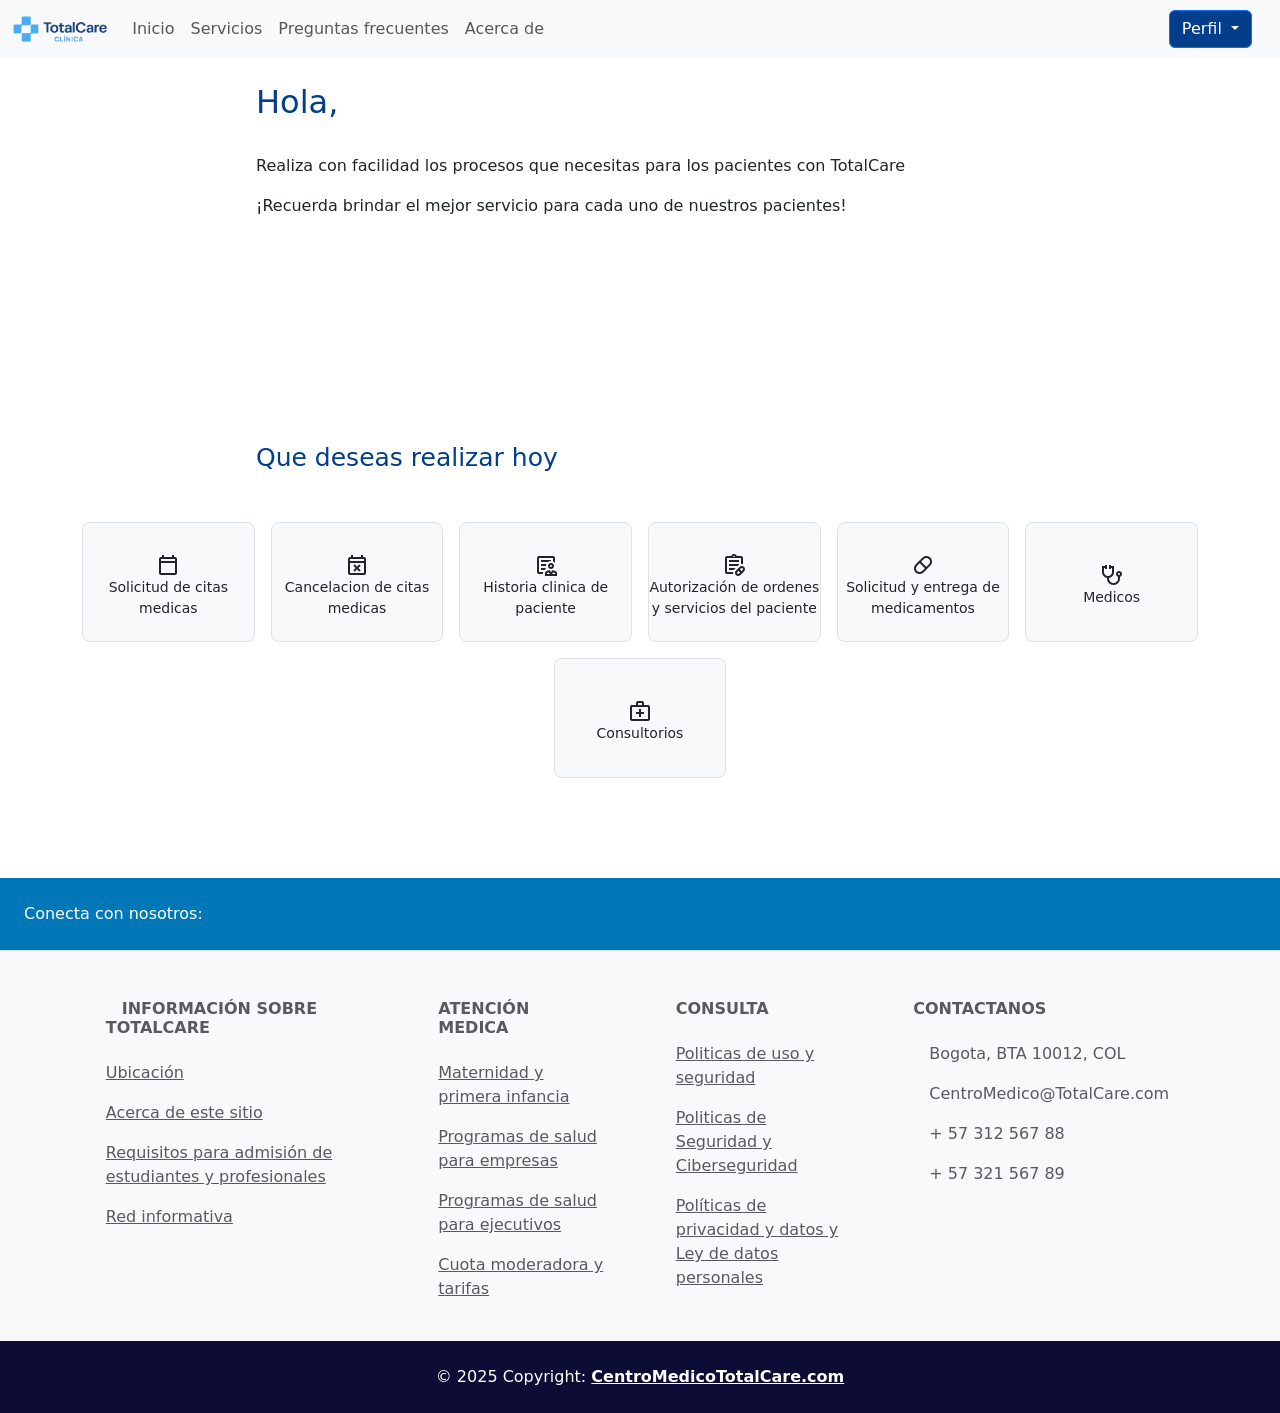
<file: HTML/empleado.html>
<!doctype html>
<html lang="en">
<head>
    <!-- Required meta tags -->
    <meta charset="utf-8">
    <meta name="viewport" content="width=device-width, initial-scale=1, shrink-to-fit=no">

    <!-- Bootstrap CSS -->
    <link href="https://cdn.jsdelivr.net/npm/bootstrap@5.3.0/dist/css/bootstrap.min.css" rel="stylesheet">
    <link rel="stylesheet" href="../CSS/style.css">
    <!-- Google Material Symbols (nuevo sistema) -->
    <link href="https://fonts.googleapis.com/css2?family=Material+Symbols+Outlined" rel="stylesheet" />

    <title>Centro medico</title>
</head>
<body class="body_page">

    <!-- Navbar -->
  <nav class="navbar navbar-expand-lg bg-body-tertiary">
    <div class="container-fluid">
      <!-- Toggle button (correct Bootstrap 5 syntax) -->
      <button 
      class="navbar-toggler" 
      type="button" 
      data-bs-toggle="collapse" 
      data-bs-target="#navbarSupportedContent"
      aria-controls="navbarSupportedContent" 
      aria-expanded="false" 
      aria-label="Toggle navigation">
        <span class="navbar-toggler-icon"></span>
      </button>

      <!-- Brand logo -->
      <a class="navbar-brand mt-2 mt-lg-0" href="#">
        <img class="logo" src="../img/logotipo_TC.png" height="15" alt="Logo" />
      </a>

      <!-- Collapsible menu -->
      <div class="collapse navbar-collapse" id="navbarSupportedContent">
        <!-- Navigation links -->
        <ul class="navbar-nav me-auto mb-2 mb-lg-0">
          <li class="nav-item">
            <a class="nav-link" href="./empleado.html">Inicio</a>
          </li>
          <li class="nav-item">
            <a class="nav-link" href="./servicios.html">Servicios</a>
          </li>
          <li class="nav-item">
            <a class="nav-link" href="./preguntas_frecuentes.html">Preguntas frecuentes</a>
          </li>
          <li class="nav-item">
            <a class="nav-link" href="./acerca_de.html">Acerca de</a>
          </li>
        </ul>
      </div>

      <!-- Right-side buttons -->
      <div class="d-flex align-items-center">
  <!-- Menú desplegable de Perfil -->
  <div class="dropdown me-3">
    <button 
      class="btn_perfil btn btn-primary dropdown-toggle" 
      type="button" 
      id="perfilMenu" 
      data-bs-toggle="dropdown" 
      aria-expanded="false">
      Perfil
    </button>
    <ul class="dropdown-menu dropdown-menu-end" aria-labelledby="perfilMenu">
      <li><a class="dropdown-item" href="./mi_informacion.html">Mi información</a></li>
      <li><hr class="dropdown-divider"></li>
      <li><a class="dropdown-item text-danger" href="#" id="cerrarSesionBtn">Cerrar sesión</a></li>
    </ul>
  </div>
      </div>
    </div>
  </nav>
    <!-- Navbar -->




    <h2 class="saludo">Hola,</h1>

    <div class="parrafo_usuario">
        <p>
            Realiza con facilidad los procesos que necesitas para los pacientes con TotalCare
        </p>
        <p>
            ¡Recuerda brindar el mejor servicio para cada uno de nuestros pacientes!
        </p>
    </div>
    
    <h3 class="subtitulo_page">Que deseas realizar hoy</h3>
    <!-- cards -->
    
    <div class="container my-4">
  <div class="row g-3 justify-content-center">
    <div class="col-6 col-sm-4 col-md-2">
      <div class="cuadricula-card text-center">
        <i class="bi bi-heart-pulse"></i>
        <span class="material-symbols-outlined">
            calendar_today
        </span>
        <small>Solicitud de citas medicas</small>
      </div>
    </div>
    <div class="col-6 col-sm-4 col-md-2">
      <div class="cuadricula-card text-center">
        <i class="bi bi-eye"></i>
        <span class="material-symbols-outlined">
            event_busy
        </span>
        <small>Cancelacion de citas medicas</small>
      </div>
    </div>
    <div class="col-6 col-sm-4 col-md-2">
      <div class="cuadricula-card text-center">
        <i class="bi bi-tooth"></i>
        <span class="material-symbols-outlined">
            clinical_notes
        </span>
        <small>Historia clinica de paciente</small>
      </div>
    </div>
    <div class="col-6 col-sm-4 col-md-2">
      <div class="cuadricula-card text-center">
        <i class="bi bi-capsule"></i>
        <span class="material-symbols-outlined">
            prescriptions
        </span>
        <small>Autorización de ordenes y servicios del paciente</small>
      </div>
    </div>
    <div class="col-6 col-sm-4 col-md-2">
      <div class="cuadricula-card text-center">
        <i class="bi bi-thermometer-half"></i>
        <span class="material-symbols-outlined">
            pill
        </span>
        <small>Solicitud y entrega de medicamentos</small>
      </div>
    </div>
    <div class="col-6 col-sm-4 col-md-2">
      <div class="cuadricula-card text-center">
        <i class="bi bi-person-lines-fill"></i>
        <span class="material-symbols-outlined">
            stethoscope
        </span>
        <small>Medicos</small>
      </div>
    </div>
    <div class="col-6 col-sm-4 col-md-2">
      <div class="cuadricula-card text-center">
        <i class="bi bi-person-lines-fill"></i>
        <span class="material-symbols-outlined">
            medical_services
        </span>
        <small>Consultorios</small>
      </div>
    </div>
  </div>
</div>


    </div>


    <!-- Footer -->
    <footer class="text-center text-lg-start bg-body-tertiary text-muted" >
        <!-- Section: Social media -->
        <section class="d-flex justify-content-center justify-content-lg-between p-4 border-bottom text-white" style="background-color: #0077B6;">
            <!-- Left -->
            <div class="me-5 d-none d-lg-block" >
                <span>Conecta con nosotros:</span>
            </div>
            <!-- Left -->

            <!-- Right -->
            <div>
                <a href="" class="me-4 text-reset">
                    <i class="fab fa-facebook-f"></i>
                </a>
                <a href="" class="me-4 text-reset">
                    <i class="fab fa-twitter"></i>
                </a>
                <a href="" class="me-4 text-reset">
                    <i class="fab fa-google"></i>
                </a>
                <a href="" class="me-4 text-reset">
                    <i class="fab fa-instagram"></i>
                </a>
                <a href="" class="me-4 text-reset">
                    <i class="fab fa-linkedin"></i>
                </a>
                <a href="" class="me-4 text-reset">
                    <i class="fab fa-github"></i>
                </a>
            </div>
        <!-- Right -->
        </section>
        <!-- Section: Social media -->

        <!-- Section: Links  -->
        <section class="" >
            <div class="container text-center text-md-start mt-5">
                <!-- Grid row -->
                <div class="row mt-3">
                    <!-- Grid column -->
                    <div class="col-md-3 col-lg-4 col-xl-3 mx-auto mb-4">
                        <!-- Content -->
                        <h6 class="text-uppercase fw-bold mb-4">
                            <i class="fas fa-gem me-3"></i>Información sobre TotalCare
                        </h6>
                        <!-- Links -->
                    <p>
                        <a href="#!" class="text-reset">Ubicación</a>
                    </p>
                    <p>
                        <a href="#!" class="text-reset">Acerca de este sitio</a>
                    </p>
                    <p>
                        <a href="#!" class="text-reset">Requisitos para admisión de estudiantes y profesionales</a>
                    </p>
                    <p>
                        <a href="#!" class="text-reset">Red informativa</a>
                    </p>
                    </div>
                <!-- Grid column -->

                <!-- Grid column -->
                <div class="col-md-2 col-lg-2 col-xl-2 mx-auto mb-4">
                    <!-- Links -->
                    <h6 class="text-uppercase fw-bold mb-4">
                        Atención medica
                    </h6>
                    <p>
                        <a href="#!" class="text-reset">Maternidad y primera infancia</a>
                    </p>
                    <p>
                        <a href="#!" class="text-reset">Programas de salud para empresas</a>
                    </p>
                    <p>
                        <a href="#!" class="text-reset">Programas de salud para ejecutivos</a>
                    </p>
                    <p>
                        <a href="#!" class="text-reset">Cuota moderadora y tarifas</a>
                    </p>
                </div>
        <!-- Grid column -->

        <!-- Grid column -->
        <div class="col-md-3 col-lg-2 col-xl-2 mx-auto mb-4">
          <!-- Links -->
          <h6 class="text-uppercase fw-bold mb-4">
            Consulta
          </h6>
          <p>
            <a href="#!" class="text-reset">Politicas de uso y seguridad</a>
          </p>
          <p>
            <a href="#!" class="text-reset">Politicas de Seguridad y Ciberseguridad</a>
          </p>
          <p>
            <a href="#!" class="text-reset">Políticas de privacidad y datos y Ley de datos personales</a>
          </p>

        </div>
        <!-- Grid column -->

        <!-- Grid column -->
        <div class="col-md-4 col-lg-3 col-xl-3 mx-auto mb-md-0 mb-4">
          <!-- Links -->
          <h6 class="text-uppercase fw-bold mb-4">Contactanos</h6>
          <p><i class="fas fa-home me-3"></i> Bogota, BTA 10012, COL</p>
          <p>
            <i class="fas fa-envelope me-3"></i>
            CentroMedico@TotalCare.com
          </p>
          <p><i class="fas fa-phone me-3"></i> + 57 312 567 88</p>
          <p><i class="fas fa-print me-3"></i> + 57 321 567 89</p>
        </div>
        <!-- Grid column -->
      </div>
      <!-- Grid row -->
    </div>
  </section>
  <!-- Section: Links  -->

  <!-- Copyright -->
  <div class="text-center p-4 text-white" style="background-color: #0c0c34;">
    © 2025 Copyright:
    <a class="text-reset fw-bold " href="#" >CentroMedicoTotalCare.com</a>
  </div>
  <!-- Copyright -->
</footer>
<!-- Footer -->

    <script src="https://cdn.jsdelivr.net/npm/bootstrap@5.3.0/dist/js/bootstrap.bundle.min.js"></script>

    <!-- cierre de sesion -->
    <script>
    document.getElementById('cerrarSesionBtn').addEventListener('click', () => {
      // Elimina los datos del usuario almacenados
      localStorage.removeItem('usuario');
      // Redirige al login
      window.location.href = './login.html';
    });
    </script>

  </body>
</html>
</file>
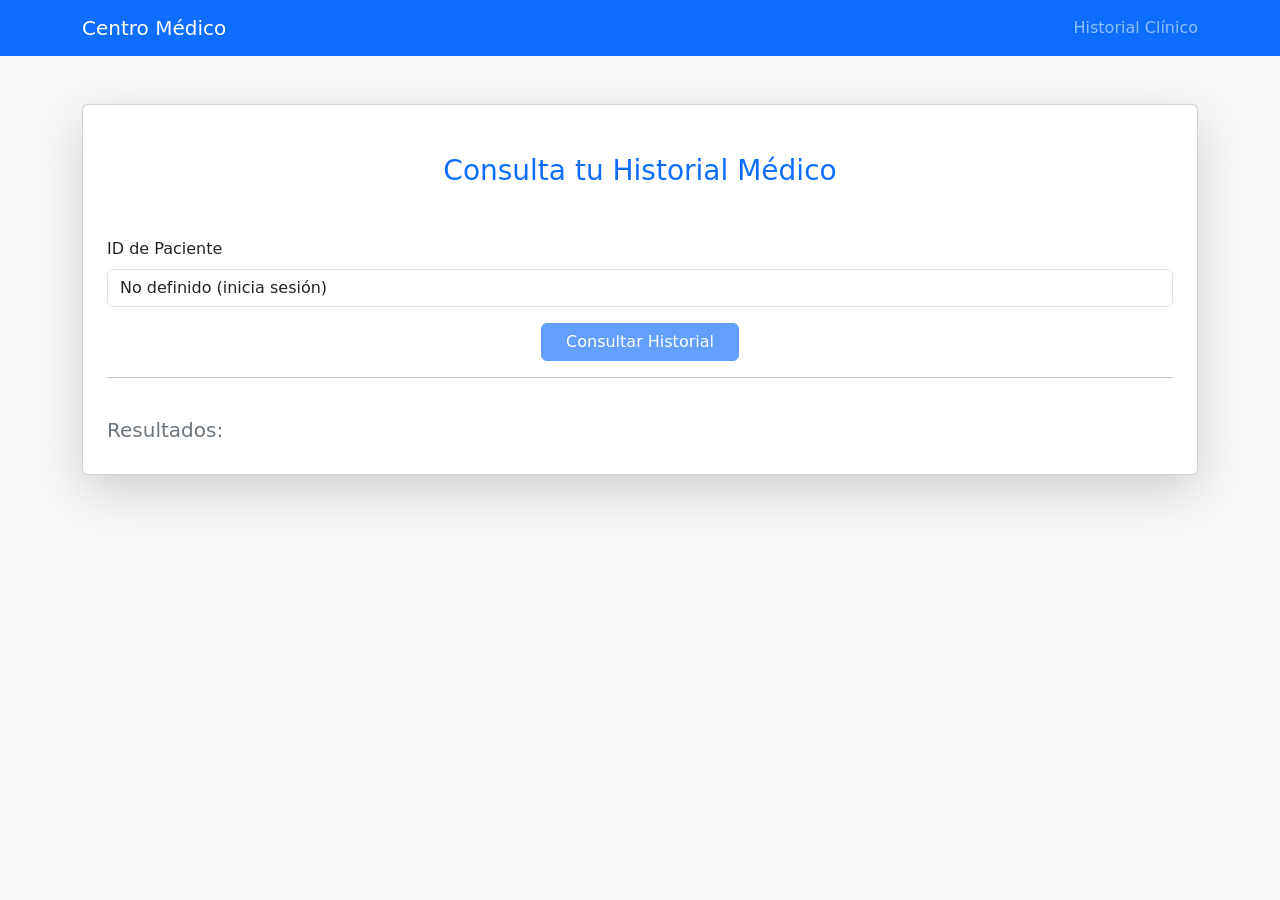
<file: HTML/historial_clinico.html>
<!DOCTYPE html>
<html lang="es">
<head>
  <meta charset="UTF-8" />
  <meta name="viewport" content="width=device-width, initial-scale=1.0" />
  <title>Historial Clínico</title>
  <link rel="stylesheet" href="../CSS/style.css" />
  <link
    href="https://cdn.jsdelivr.net/npm/bootstrap@5.3.3/dist/css/bootstrap.min.css"
    rel="stylesheet"
  />
</head>
<body class="bg-light">
  <!-- Barra superior -->
  <nav class="navbar navbar-expand-lg navbar-dark bg-primary">
    <div class="container">
      <a class="navbar-brand" href="paciente.html">Centro Médico</a>
      <span class="navbar-text">Historial Clínico</span>
    </div>
  </nav>

  <!-- Contenedor principal -->
  <div class="container mt-5">
    <div class="card shadow-lg p-4">
      <h3 class="text-center text-primary mb-4">
        Consulta tu Historial Médico
      </h3>

      <div class="mb-3">
        <label for="pacienteId" class="form-label">ID de Paciente</label>
        <input
          type="text"
          id="pacienteId"
          class="form-control"
          readonly
        />
      </div>

      <div class="text-center">
        <button id="btnConsultar" class="btn btn-primary px-4">
          Consultar Historial
        </button>
      </div>

      <hr />

      <!-- Resultados -->
      <div id="resultados" class="mt-4">
        <h5 class="text-secondary">Resultados:</h5>
        <ul id="listaHistorial" class="list-group mt-2"></ul>
      </div>
    </div>
  </div>

  <script>
    // 1️⃣ Cargar el ID del paciente desde localStorage (guardado al iniciar sesión o entrar desde paciente.html)
    const pacienteId = localStorage.getItem('pacienteId');

    document.addEventListener('DOMContentLoaded', () => {
      const input = document.getElementById('pacienteId');
      if (pacienteId) {
        input.value = pacienteId;
      } else {
        input.value = 'No definido (inicia sesión)';
        document.getElementById('btnConsultar').disabled = true;
      }
    });

    // 2️⃣ Consultar historial médico
    document.getElementById('btnConsultar').addEventListener('click', consultarHistorial);

    async function consultarHistorial() {
      const lista = document.getElementById('listaHistorial');
      lista.innerHTML = '';

      if (!pacienteId) {
        alert('No hay un paciente activo. Por favor inicia sesión.');
        return;
      }

      try {
        const response = await fetch(`http://localhost:3000/api/historial/${pacienteId}`);

        if (!response.ok) throw new Error('No se pudo obtener el historial clínico');

        const data = await response.json();

        if (data.length === 0) {
          lista.innerHTML = '<li class="list-group-item text-center text-muted">No hay registros disponibles</li>';
          return;
        }

        data.forEach(cita => {
          const fecha = new Date(cita.fecha).toLocaleDateString('es-CO');
          const li = document.createElement('li');
          li.classList.add('list-group-item');
          li.innerHTML = `
            <strong>Fecha:</strong> ${fecha}<br>
            <strong>Motivo:</strong> ${cita.motivo}<br>
            <strong>Doctor:</strong> ${cita.doctorId?.nombre || 'No registrado'}
          `;
          lista.appendChild(li);
        });
      } catch (error) {
        alert('Error: ' + error.message);
      }
    }
  </script>
</body>
</html>
</file>
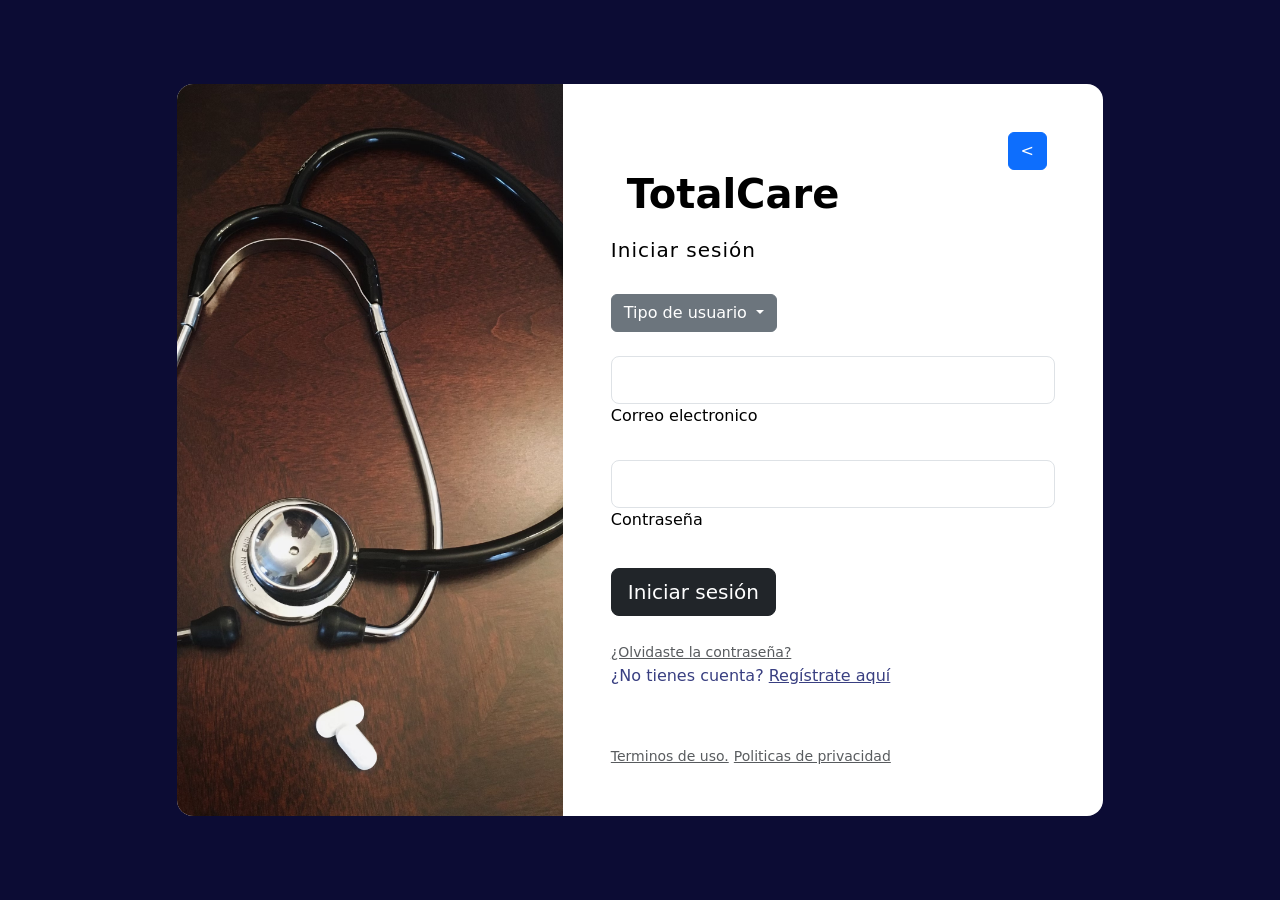
<file: HTML/login.html>
<!doctype html>
<html lang="en">
  <head>
    <meta charset="utf-8">
    <meta name="viewport" content="width=device-width, initial-scale=1">
    <title>Login</title>
    <link href="https://cdn.jsdelivr.net/npm/bootstrap@5.3.6/dist/css/bootstrap.min.css" rel="stylesheet" integrity="sha384-4Q6Gf2aSP4eDXB8Miphtr37CMZZQ5oXLH2yaXMJ2w8e2ZtHTl7GptT4jmndRuHDT" crossorigin="anonymous">
    <link rel="stylesheet" href="../CSS/style.css">
</head>
  <body>
    <section class="vh-100" style="background-color: #0c0c34;">
  <div class="container py-5 h-100">
    <div class="row d-flex justify-content-center align-items-center h-100">
      <div class="col col-xl-10">
        <div class="card" style="border-radius: 1rem;">
          <div class="row g-0">
            <div class="col-md-6 col-lg-5 d-none d-md-block">
              <img src="../img/inicio_sesion.avif"
                alt="login form"
                style="height: 100%; width: 100%; object-fit: cover; border-radius: 1rem 0 0 1rem;" />
            </div>
            <div class="col-md-6 col-lg-7 d-flex align-items-center">
                <div class="card-body p-4 p-lg-5 text-black">

                <form>
                    <!-- boton regresar -->
                    <div class="d-grid gap-2 d-md-flex justify-content-md-end">
                        <button class="btn btn-primary me-md-2" type="button"
                        onclick="window.location.href='../index.html';"><</button>
                    </div>
                    <!-- fin boton regresar -->
                    
                    
                    <div class="d-flex align-items-center mb-3 pb-1">
                        <i class="fas fa-cubes fa-2x me-3" style="color: #ff6219;"></i>
                            <span class="h1 fw-bold mb-0">TotalCare</span>
                    </div>

                    <h5 class="fw-normal mb-3 pb-3" style="letter-spacing: 1px;">Iniciar sesión</h5>

                    <!-- boton Tipo de usuario -->
                    <div class="dropdown mb-4">
                      <button id="btnRol" class="btn btn-secondary dropdown-toggle" type="button" data-bs-toggle="dropdown" aria-expanded="false">
                        Tipo de usuario
                      </button>
                      <ul class="dropdown-menu">
                        <li><a class="dropdown-item" href="#" data-rol="paciente">Paciente</a></li>
                        <li><a class="dropdown-item" href="#" data-rol="medico">Médico</a></li>
                        <li><a class="dropdown-item" href="#" data-rol="empleado">Empleado</a></li>
                        <li><a class="dropdown-item" href="#" data-rol="administrador">Administrador</a></li>
                      </ul>
                    </div>
                    <!-- fin boton acordeo -->

                    <div data-mdb-input-init class="form-outline mb-4">
                        <input type="email" id="form2Example17" class="form-control form-control-lg" />
                        <label class="form-label" for="form2Example17">Correo electronico</label>
                    </div>

                    <div data-mdb-input-init class="form-outline mb-4">
                        <input type="password" id="form2Example27" class="form-control form-control-lg" />
                        <label class="form-label" for="form2Example27">Contraseña</label>
                    </div>

                    <div class="pt-1 mb-4">
                        <button data-mdb-button-init data-mdb-ripple-init class="btn btn-dark btn-lg btn-block" type="button">Iniciar sesión</button>
                    </div>

                    <a class="small text-muted" href="#!">¿Olvidaste la contraseña?</a>
                    <p class="mb-5 pb-lg-2" style="color: #393f81;">¿No tienes cuenta? 
                      <a href="./crear_cuenta.html" style="color: #393f81;">Regístrate aquí</a>
                    </p>
                    <a href="#!" class="small text-muted">Terminos de uso.</a>
                    <a href="#!" class="small text-muted">Politicas de privacidad</a>
                </form>

                </div>
            </div>
          </div>
        </div>
      </div>
    </div>
    </div>
    </section>
        <script src="https://cdn.jsdelivr.net/npm/bootstrap@5.3.6/dist/js/bootstrap.bundle.min.js" integrity="sha384-j1CDi7MgGQ12Z7Qab0qlWQ/Qqz24Gc6BM0thvEMVjHnfYGF0rmFCozFSxQBxwHKO" crossorigin="anonymous"></script>

    <script>
    let rolSeleccionado = ''; // Variable global para guardar el rol elegido

    // Capturar el rol seleccionado desde el menú desplegable
    document.querySelectorAll('.dropdown-item').forEach(item => {
      item.addEventListener('click', e => {
        rolSeleccionado = e.target.dataset.rol; // guarda el rol
        document.getElementById('btnRol').textContent = e.target.textContent; // cambia el texto del botón
      });
    });

    // Escuchar el clic del botón de inicio de sesión
    document.querySelector('.btn-dark').addEventListener('click', async () => {
      const email = document.getElementById('form2Example17').value.trim();
      const password = document.getElementById('form2Example27').value.trim();

      if (!email || !password) {
        alert('Por favor ingresa tus credenciales.');
        return;
      }

      try {
        const response = await fetch('https://centro-medico-totalcare-backend.onrender.com/api/usuarios/login',
        // const response = await fetch('http://localhost:3000/api/usuarios/login',
        {
          method: 'POST',
          headers: { 'Content-Type': 'application/json' },
          body: JSON.stringify({ email, password })
        });

        const data = await response.json();

        if (!response.ok) {
          throw new Error(data.message || 'Credenciales incorrectas');
        }

        // Guardar datos del usuario en localStorage
        localStorage.setItem('usuario', JSON.stringify(data.usuario));

        // Redirigir según el rol obtenido del servidor (no el seleccionado)
        switch (data.usuario.rol) {
          case 'paciente':
            window.location.href = './paciente.html';
            break;
          case 'medico':
            window.location.href = './medico.html';
            break;
          case 'empleado':
            window.location.href = './empleado.html';
            break;
          case 'administrador':
            window.location.href = './administrador.html';
            break;
          default:
            alert('Rol no reconocido.');
        }
      } catch (error) {
        alert('Error: ' + error.message);
      }
    });
    </script>

      </body>
</html>
</file>
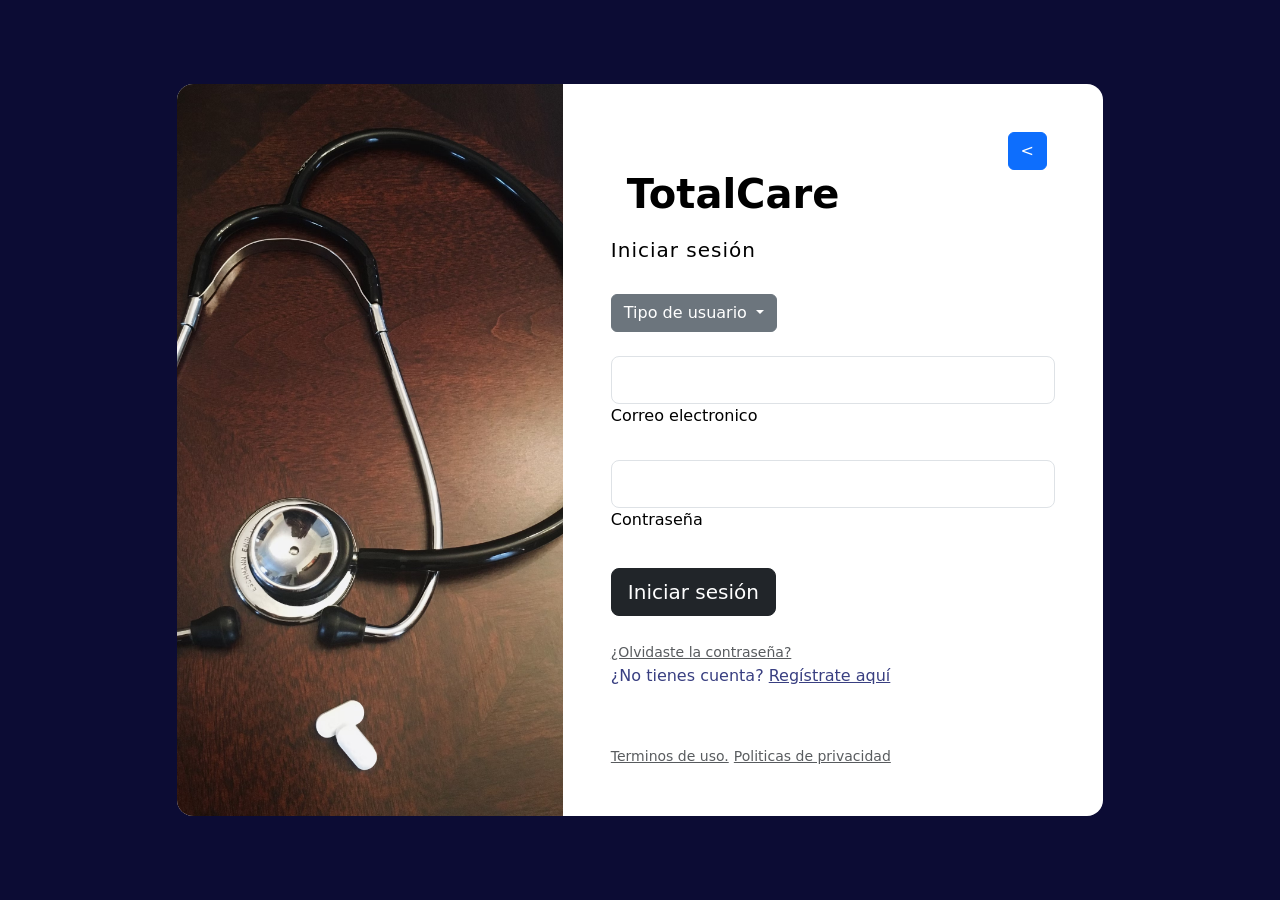
<file: HTML/medico.html>
<!doctype html>
<html lang="en">
<head>
    <!-- Required meta tags -->
    <meta charset="utf-8">
    <meta name="viewport" content="width=device-width, initial-scale=1, shrink-to-fit=no">

    <!-- Bootstrap CSS -->
    <link href="https://cdn.jsdelivr.net/npm/bootstrap@5.3.0/dist/css/bootstrap.min.css" rel="stylesheet">
    <link rel="stylesheet" href="../CSS/style.css">
    <!-- Google Material Symbols (nuevo sistema) -->
    <link href="https://fonts.googleapis.com/css2?family=Material+Symbols+Outlined" rel="stylesheet" />

    <title>Centro medico</title>
</head>
<body class="body_page">

    <!-- Navbar -->
  <nav class="navbar navbar-expand-lg bg-body-tertiary">
    <div class="container-fluid">
      <!-- Toggle button (correct Bootstrap 5 syntax) -->
      <button 
      class="navbar-toggler" 
      type="button" 
      data-bs-toggle="collapse" 
      data-bs-target="#navbarSupportedContent"
      aria-controls="navbarSupportedContent" 
      aria-expanded="false" 
      aria-label="Toggle navigation">
        <span class="navbar-toggler-icon"></span>
      </button>

      <!-- Brand logo -->
      <a class="navbar-brand mt-2 mt-lg-0" href="#">
        <img class="logo" src="../img/logotipo_TC.png" height="15" alt="Logo" />
      </a>

      <!-- Collapsible menu -->
      <div class="collapse navbar-collapse" id="navbarSupportedContent">
        <!-- Navigation links -->
        <ul class="navbar-nav me-auto mb-2 mb-lg-0">
          <li class="nav-item">
            <a class="nav-link" href="./medico.html">Inicio</a>
          </li>
          <li class="nav-item">
            <a class="nav-link" href="./servicios.html">Servicios</a>
          </li>
          <li class="nav-item">
            <a class="nav-link" href="./preguntas_frecuentes.html">Preguntas frecuentes</a>
          </li>
          <li class="nav-item">
            <a class="nav-link" href="./acerca_de.html">Acerca de</a>
          </li>
        </ul>
      </div>

      <!-- Right-side buttons -->
      <div class="d-flex align-items-center">
  <!-- Menú desplegable de Perfil -->
  <div class="dropdown me-3">
    <button 
      class="btn_perfil btn btn-primary dropdown-toggle" 
      type="button" 
      id="perfilMenu" 
      data-bs-toggle="dropdown" 
      aria-expanded="false">
      Perfil
    </button>
    <ul class="dropdown-menu dropdown-menu-end" aria-labelledby="perfilMenu">
      <li><a class="dropdown-item" href="./mi_informacion.html">Mi información</a></li>
      <li><hr class="dropdown-divider"></li>
      <li><a class="dropdown-item text-danger" href="#" id="cerrarSesionBtn">Cerrar sesión</a></li>
    </ul>
  </div>
      </div>
    </div>
  </nav>
    <!-- Navbar -->



    
    <h2 class="saludo">Hola,</h1>

    <div class="parrafo_usuario">
        <p>
            Realiza con facilidad los procesos que necesitas con TotalCare
        </p>
        <p>
            ¡Tu tratamiento a los pacientes es vital para el bienestar de su salud!
        </p>
    </div>
    
    <h3 class="subtitulo_page">Que deseas realizar hoy</h3>
    <!-- cards -->
    
    <div class="container my-4">
  <div class="row g-3 justify-content-center">
    <div class="col-6 col-sm-4 col-md-2">
      <div class="cuadricula-card text-center">
        <i class="bi bi-heart-pulse"></i>
        <span class="material-symbols-outlined">
            calendar_today
        </span>
        <small>Solicitud de citas medicas</small>
      </div>
    </div>
    <div class="col-6 col-sm-4 col-md-2">
      <div class="cuadricula-card text-center">
        <i class="bi bi-eye"></i>
        <span class="material-symbols-outlined">
            event_busy
        </span>
        <small>Cancelacion de citas medicas</small>
      </div>
    </div>
    <div class="col-6 col-sm-4 col-md-2">
      <div class="cuadricula-card text-center">
        <i class="bi bi-tooth"></i>
        <span class="material-symbols-outlined">
            clinical_notes
        </span>
        <small>Historia clinica de paciente</small>
      </div>
    </div>
    <div class="col-6 col-sm-4 col-md-2">
      <div class="cuadricula-card text-center">
        <i class="bi bi-capsule"></i>
        <span class="material-symbols-outlined">
            prescriptions
        </span>
        <small>Autorización de ordenes</small>
      </div>
    </div>
    <div class="col-6 col-sm-4 col-md-2">
      <div class="cuadricula-card text-center">
        <i class="bi bi-thermometer-half"></i>
        <span class="material-symbols-outlined">
            pill
        </span>
        <small>Autorización de medicamentos</small>
      </div>
    </div>
    <div class="col-6 col-sm-4 col-md-2">
      <div class="cuadricula-card text-center">
        <i class="bi bi-person-lines-fill"></i>
        <span class="material-symbols-outlined">
            medical_services
        </span>
        <small>Consultorio asignado</small>
      </div>
    </div>
  </div>
</div>


    </div>


    <!-- Footer -->
    <footer class="text-center text-lg-start bg-body-tertiary text-muted" >
        <!-- Section: Social media -->
        <section class="d-flex justify-content-center justify-content-lg-between p-4 border-bottom text-white" style="background-color: #0077B6;">
            <!-- Left -->
            <div class="me-5 d-none d-lg-block" >
                <span>Conecta con nosotros:</span>
            </div>
            <!-- Left -->

            <!-- Right -->
            <div>
                <a href="" class="me-4 text-reset">
                    <i class="fab fa-facebook-f"></i>
                </a>
                <a href="" class="me-4 text-reset">
                    <i class="fab fa-twitter"></i>
                </a>
                <a href="" class="me-4 text-reset">
                    <i class="fab fa-google"></i>
                </a>
                <a href="" class="me-4 text-reset">
                    <i class="fab fa-instagram"></i>
                </a>
                <a href="" class="me-4 text-reset">
                    <i class="fab fa-linkedin"></i>
                </a>
                <a href="" class="me-4 text-reset">
                    <i class="fab fa-github"></i>
                </a>
            </div>
        <!-- Right -->
        </section>
        <!-- Section: Social media -->

        <!-- Section: Links  -->
        <section class="" >
            <div class="container text-center text-md-start mt-5">
                <!-- Grid row -->
                <div class="row mt-3">
                    <!-- Grid column -->
                    <div class="col-md-3 col-lg-4 col-xl-3 mx-auto mb-4">
                        <!-- Content -->
                        <h6 class="text-uppercase fw-bold mb-4">
                            <i class="fas fa-gem me-3"></i>Información sobre TotalCare
                        </h6>
                        <!-- Links -->
                    <p>
                        <a href="#!" class="text-reset">Ubicación</a>
                    </p>
                    <p>
                        <a href="#!" class="text-reset">Acerca de este sitio</a>
                    </p>
                    <p>
                        <a href="#!" class="text-reset">Requisitos para admisión de estudiantes y profesionales</a>
                    </p>
                    <p>
                        <a href="#!" class="text-reset">Red informativa</a>
                    </p>
                    </div>
                <!-- Grid column -->

                <!-- Grid column -->
                <div class="col-md-2 col-lg-2 col-xl-2 mx-auto mb-4">
                    <!-- Links -->
                    <h6 class="text-uppercase fw-bold mb-4">
                        Atención medica
                    </h6>
                    <p>
                        <a href="#!" class="text-reset">Maternidad y primera infancia</a>
                    </p>
                    <p>
                        <a href="#!" class="text-reset">Programas de salud para empresas</a>
                    </p>
                    <p>
                        <a href="#!" class="text-reset">Programas de salud para ejecutivos</a>
                    </p>
                    <p>
                        <a href="#!" class="text-reset">Cuota moderadora y tarifas</a>
                    </p>
                </div>
        <!-- Grid column -->

        <!-- Grid column -->
        <div class="col-md-3 col-lg-2 col-xl-2 mx-auto mb-4">
          <!-- Links -->
          <h6 class="text-uppercase fw-bold mb-4">
            Consulta
          </h6>
          <p>
            <a href="#!" class="text-reset">Politicas de uso y seguridad</a>
          </p>
          <p>
            <a href="#!" class="text-reset">Politicas de Seguridad y Ciberseguridad</a>
          </p>
          <p>
            <a href="#!" class="text-reset">Políticas de privacidad y datos y Ley de datos personales</a>
          </p>

        </div>
        <!-- Grid column -->

        <!-- Grid column -->
        <div class="col-md-4 col-lg-3 col-xl-3 mx-auto mb-md-0 mb-4">
          <!-- Links -->
          <h6 class="text-uppercase fw-bold mb-4">Contactanos</h6>
          <p><i class="fas fa-home me-3"></i> Bogota, BTA 10012, COL</p>
          <p>
            <i class="fas fa-envelope me-3"></i>
            CentroMedico@TotalCare.com
          </p>
          <p><i class="fas fa-phone me-3"></i> + 57 312 567 88</p>
          <p><i class="fas fa-print me-3"></i> + 57 321 567 89</p>
        </div>
        <!-- Grid column -->
      </div>
      <!-- Grid row -->
    </div>
  </section>
  <!-- Section: Links  -->

  <!-- Copyright -->
  <div class="text-center p-4 text-white" style="background-color: #0c0c34;">
    © 2025 Copyright:
    <a class="text-reset fw-bold " href="#" >CentroMedicoTotalCare.com</a>
  </div>
  <!-- Copyright -->
</footer>
<!-- Footer -->

    <script src="https://cdn.jsdelivr.net/npm/bootstrap@5.3.0/dist/js/bootstrap.bundle.min.js"></script>

    <!-- Nombre en saludo -->
<script>
  const usuario = JSON.parse(localStorage.getItem('usuario'));

  if (usuario && usuario.nombre && usuario.rol) {
    const nombre = usuario.nombre
      .split(' ')
      .map(p => p.charAt(0).toUpperCase() + p.slice(1).toLowerCase())
      .join(' ');

    const rol = usuario.rol.charAt(0).toUpperCase() + usuario.rol.slice(1).toLowerCase();

    document.querySelector('.saludo').textContent = `Hola, ${nombre}`;
    // document.getElementById('rolUsuario').textContent = `Rol: ${rol}`;
  } else {
    window.location.href = './login.html';
  }
</script>

    <!-- cierre de sesion -->
    <script>
    document.getElementById('cerrarSesionBtn').addEventListener('click', () => {
      // Elimina los datos del usuario almacenados
      localStorage.removeItem('usuario');
      // Redirige al login
      window.location.href = './login.html';
    });
    </script>

  </body>
</html>
</file>
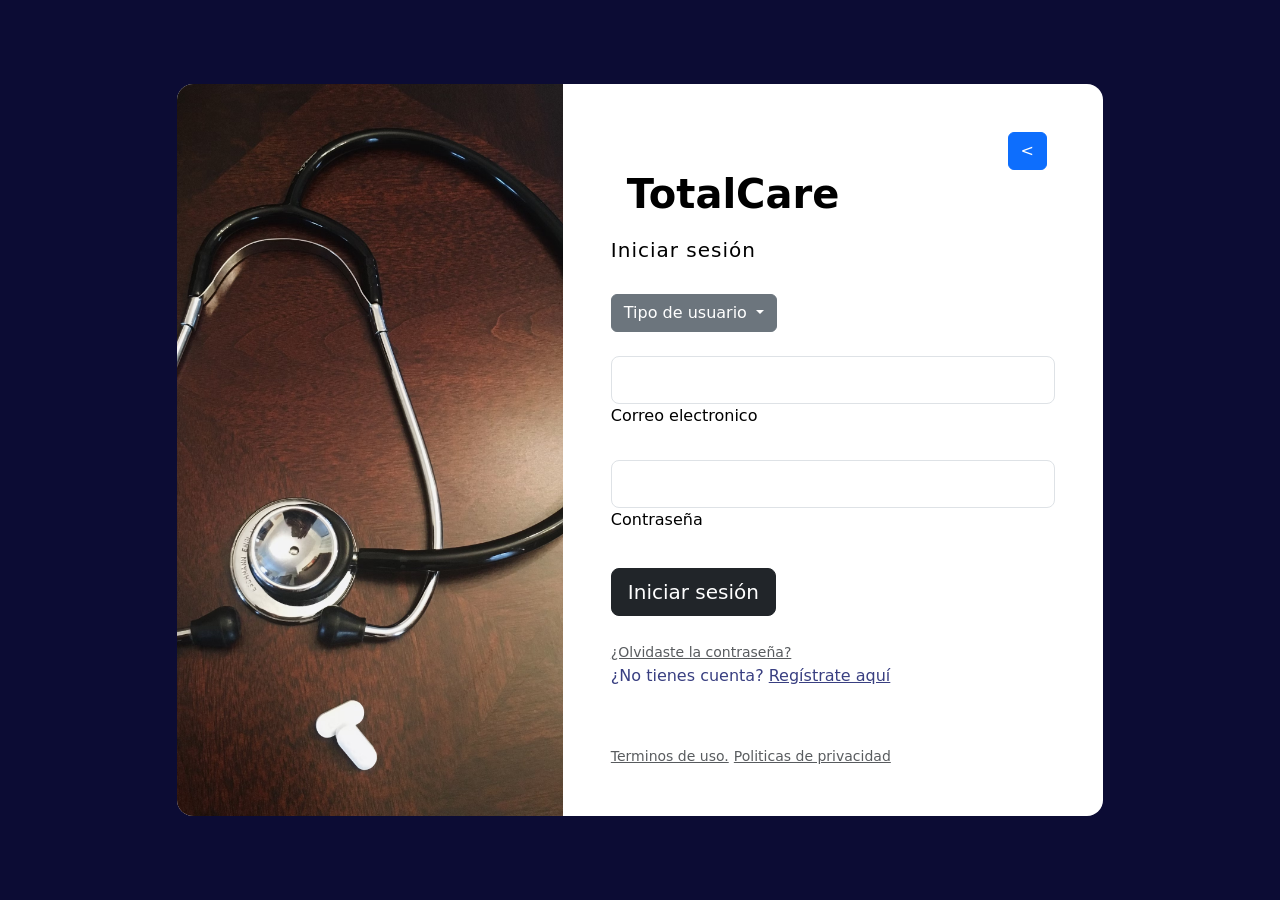
<file: HTML/paciente.html>
<!doctype html>
<html lang="en">
<head>
    <!-- Required meta tags -->
    <meta charset="utf-8">
    <meta name="viewport" content="width=device-width, initial-scale=1, shrink-to-fit=no">

    <!-- Bootstrap CSS -->
    <link href="https://cdn.jsdelivr.net/npm/bootstrap@5.3.0/dist/css/bootstrap.min.css" rel="stylesheet">
    <link rel="stylesheet" href="../CSS/style.css">
    <!-- Google Material Symbols (nuevo sistema) -->
    <link href="https://fonts.googleapis.com/css2?family=Material+Symbols+Outlined" rel="stylesheet" />

    <title>Centro medico</title>
</head>
<body class="body_page">

    <!-- Navbar -->
  <nav class="navbar navbar-expand-lg bg-body-tertiary">
    <div class="container-fluid">
      <!-- Toggle button (correct Bootstrap 5 syntax) -->
      <button 
      class="navbar-toggler" 
      type="button" 
      data-bs-toggle="collapse" 
      data-bs-target="#navbarSupportedContent"
      aria-controls="navbarSupportedContent" 
      aria-expanded="false" 
      aria-label="Toggle navigation">
        <span class="navbar-toggler-icon"></span>
      </button>

      <!-- Brand logo -->
      <a class="navbar-brand mt-2 mt-lg-0" href="#">
        <img class="logo" src="../img/logotipo_TC.png" height="15" alt="Logo" />
      </a>

      <!-- Collapsible menu -->
      <div class="collapse navbar-collapse" id="navbarSupportedContent">
        <!-- Navigation links -->
        <ul class="navbar-nav me-auto mb-2 mb-lg-0">
          <li class="nav-item">
            <a class="nav-link" href="./paciente.html">Inicio</a>
          </li>
          <li class="nav-item">
            <a class="nav-link" href="./servicios.html">Servicios</a>
          </li>
          <li class="nav-item">
            <a class="nav-link" href="./preguntas_frecuentes.html">Preguntas frecuentes</a>
          </li>
          <li class="nav-item">
            <a class="nav-link" href="./acerca_de.html">Acerca de</a>
          </li>
        </ul>
      </div>

      <!-- Right-side buttons -->
      <div class="d-flex align-items-center">
  <!-- Menú desplegable de Perfil -->
  <div class="dropdown me-3">
    <button 
      class="btn_perfil btn btn-primary dropdown-toggle" 
      type="button" 
      id="perfilMenu" 
      data-bs-toggle="dropdown" 
      aria-expanded="false">
      Perfil
    </button>
    <ul class="dropdown-menu dropdown-menu-end" aria-labelledby="perfilMenu">
      <li><a class="dropdown-item" href="./mi_informacion.html">Mi información</a></li>
      <li><hr class="dropdown-divider"></li>
      <li><a class="dropdown-item text-danger" href="#" id="cerrarSesionBtn">Cerrar sesión</a></li>
    </ul>
  </div>
      </div>
    </div>
  </nav>
    <!-- Navbar -->



    <h2 class="saludo">Hola,</h2>
    <p id="rolUsuario" class="text-muted fst-italic mt-1"></p>

    <div class="parrafo_usuario">
        <p>
            Realiza con facilidad los procesos que necesitas con TotalCare
        </p>
        <p>
            ¡Conoce aquí las soluciones virtuales que tenemos especialmente para ti!
        </p>
    </div>
    
    <h3 class="subtitulo_page">Que deseas realizar hoy</h3>
    <!-- cards -->
    
    <div class="container my-4">
  <div class="row g-3 justify-content-center">
    <div class="col-6 col-sm-4 col-md-2">
      <div class="cuadricula-card text-center">
        <i class="bi bi-heart-pulse"></i>
        <span class="material-symbols-outlined">
            calendar_today
        </span>
        <small onclick="window.location.href='./citas_medicas.html'" style="cursor:pointer;">
          Solicitud de citas medicas</small>
      </div>
    </div>
    <div class="col-6 col-sm-4 col-md-2">
      <div class="cuadricula-card text-center">
        <i class="bi bi-eye"></i>
        <span class="material-symbols-outlined">
            event_busy
        </span>
        <small onclick="window.location.href='./cancelar_cita.html'" style="cursor:pointer;">
          Cancelacion de citas medicas</small>
      </div>
    </div>
    <div class="col-6 col-sm-4 col-md-2">
      <div class="cuadricula-card text-center">
        <i class="bi bi-tooth"></i>
        <span class="material-symbols-outlined">
            clinical_notes
        </span>
        <small onclick="window.location.href='./historial_clinico.html'" style="cursor:pointer;">
          Historia clinica</small>
      </div>
    </div>
    <div class="col-6 col-sm-4 col-md-2">
      <div class="cuadricula-card text-center">
        <i class="bi bi-capsule"></i>
        <span class="material-symbols-outlined">
            prescriptions
        </span>
        <small>Autorización de ordenes y servicios</small>
      </div>
    </div>
    <div class="col-6 col-sm-4 col-md-2">
      <div class="cuadricula-card text-center">
        <i class="bi bi-thermometer-half"></i>
        <span class="material-symbols-outlined">
            pill
        </span>
        <small onclick="window.location.href='./medicamentos.html'" style="cursor:pointer;">
          Solicitud y entrega de medicamentos</small>
      </div>
    </div>

  </div>
</div>


    </div>


    <!-- Footer -->
    <footer class="text-center text-lg-start bg-body-tertiary text-muted" >
        <!-- Section: Social media -->
        <section class="d-flex justify-content-center justify-content-lg-between p-4 border-bottom text-white" style="background-color: #0077B6;">
            <!-- Left -->
            <div class="me-5 d-none d-lg-block" >
                <span>Conecta con nosotros:</span>
            </div>
            <!-- Left -->

            <!-- Right -->
            <div>
                <a href="" class="me-4 text-reset">
                    <i class="fab fa-facebook-f"></i>
                </a>
                <a href="" class="me-4 text-reset">
                    <i class="fab fa-twitter"></i>
                </a>
                <a href="" class="me-4 text-reset">
                    <i class="fab fa-google"></i>
                </a>
                <a href="" class="me-4 text-reset">
                    <i class="fab fa-instagram"></i>
                </a>
                <a href="" class="me-4 text-reset">
                    <i class="fab fa-linkedin"></i>
                </a>
                <a href="" class="me-4 text-reset">
                    <i class="fab fa-github"></i>
                </a>
            </div>
        <!-- Right -->
        </section>
        <!-- Section: Social media -->

        <!-- Section: Links  -->
        <section class="" >
            <div class="container text-center text-md-start mt-5">
                <!-- Grid row -->
                <div class="row mt-3">
                    <!-- Grid column -->
                    <div class="col-md-3 col-lg-4 col-xl-3 mx-auto mb-4">
                        <!-- Content -->
                        <h6 class="text-uppercase fw-bold mb-4">
                            <i class="fas fa-gem me-3"></i>Información sobre TotalCare
                        </h6>
                        <!-- Links -->
                    <p>
                        <a href="#!" class="text-reset">Ubicación</a>
                    </p>
                    <p>
                        <a href="#!" class="text-reset">Acerca de este sitio</a>
                    </p>
                    <p>
                        <a href="#!" class="text-reset">Requisitos para admisión de estudiantes y profesionales</a>
                    </p>
                    <p>
                        <a href="#!" class="text-reset">Red informativa</a>
                    </p>
                    </div>
                <!-- Grid column -->

                <!-- Grid column -->
                <div class="col-md-2 col-lg-2 col-xl-2 mx-auto mb-4">
                    <!-- Links -->
                    <h6 class="text-uppercase fw-bold mb-4">
                        Atención medica
                    </h6>
                    <p>
                        <a href="#!" class="text-reset">Maternidad y primera infancia</a>
                    </p>
                    <p>
                        <a href="#!" class="text-reset">Programas de salud para empresas</a>
                    </p>
                    <p>
                        <a href="#!" class="text-reset">Programas de salud para ejecutivos</a>
                    </p>
                    <p>
                        <a href="#!" class="text-reset">Cuota moderadora y tarifas</a>
                    </p>
                </div>
        <!-- Grid column -->

        <!-- Grid column -->
        <div class="col-md-3 col-lg-2 col-xl-2 mx-auto mb-4">
          <!-- Links -->
          <h6 class="text-uppercase fw-bold mb-4">
            Consulta
          </h6>
          <p>
            <a href="#!" class="text-reset">Politicas de uso y seguridad</a>
          </p>
          <p>
            <a href="#!" class="text-reset">Politicas de Seguridad y Ciberseguridad</a>
          </p>
          <p>
            <a href="#!" class="text-reset">Políticas de privacidad y datos y Ley de datos personales</a>
          </p>

        </div>
        <!-- Grid column -->

        <!-- Grid column -->
        <div class="col-md-4 col-lg-3 col-xl-3 mx-auto mb-md-0 mb-4">
          <!-- Links -->
          <h6 class="text-uppercase fw-bold mb-4">Contactanos</h6>
          <p><i class="fas fa-home me-3"></i> Bogota, BTA 10012, COL</p>
          <p>
            <i class="fas fa-envelope me-3"></i>
            CentroMedico@TotalCare.com
          </p>
          <p><i class="fas fa-phone me-3"></i> + 57 312 567 88</p>
          <p><i class="fas fa-print me-3"></i> + 57 321 567 89</p>
        </div>
        <!-- Grid column -->
      </div>
      <!-- Grid row -->
    </div>
  </section>
  <!-- Section: Links  -->

  <!-- Copyright -->
  <div class="text-center p-4 text-white" style="background-color: #0c0c34;">
    © 2025 Copyright:
    <a class="text-reset fw-bold " href="#" >CentroMedicoTotalCare.com</a>
  </div>
  <!-- Copyright -->
</footer>
<!-- Footer -->

    <script src="https://cdn.jsdelivr.net/npm/bootstrap@5.3.0/dist/js/bootstrap.bundle.min.js"></script>

<script>
  // Simulación de que el usuario ya está logueado y tenemos su ID almacenado
  // En tu caso real, este valor podría venir del backend, login o localStorage
  const pacienteId = localStorage.getItem('pacienteId') || '672ef1d33a8f59bccc66b9c2'; // Ejemplo

  // Asigna evento a la tarjeta de Historia Clínica
  document.querySelector('.historia-card').addEventListener('click', () => {
    // Redirige a historial_clinico.html pasando el ID como parámetro
    window.location.href = `./historial_clinico.html?pacienteId=${pacienteId}`;
  });
</script>

<!-- Nombre en saludo -->
<script>
  const usuario = JSON.parse(localStorage.getItem('usuario'));

  if (usuario && usuario.nombre && usuario.rol) {
    const nombre = usuario.nombre
      .split(' ')
      .map(p => p.charAt(0).toUpperCase() + p.slice(1).toLowerCase())
      .join(' ');

    const rol = usuario.rol.charAt(0).toUpperCase() + usuario.rol.slice(1).toLowerCase();

    document.querySelector('.saludo').textContent = `Hola, ${nombre}`;
    // document.getElementById('rolUsuario').textContent = `Rol: ${rol}`;
  } else {
    window.location.href = './login.html';
  }
</script>

<!-- cierre de sesion -->
    <script>
    document.getElementById('cerrarSesionBtn').addEventListener('click', () => {
      // Elimina los datos del usuario almacenados
      localStorage.removeItem('usuario');
      // Redirige al login
      window.location.href = './login.html';
    });
    </script>

  </body>
</html>
</file>
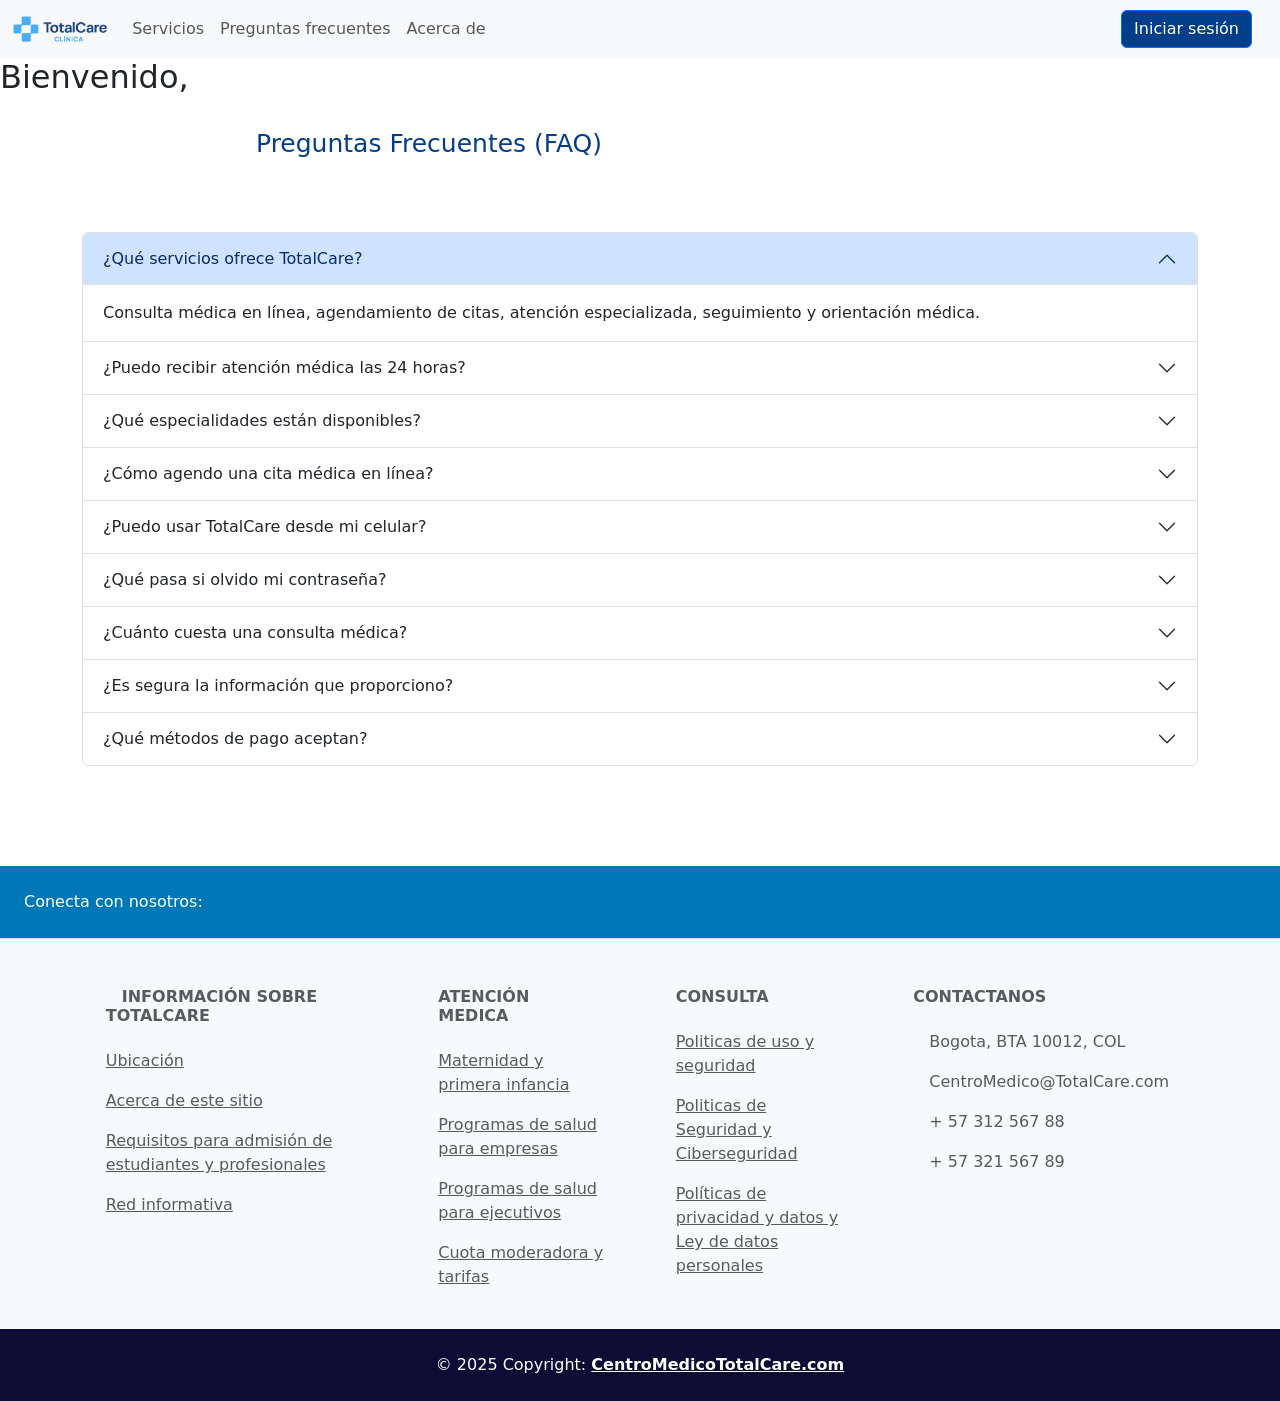
<file: HTML/preguntas_frecuentes.html>
<!doctype html>
<html lang="en">
<head>
    <!-- Required meta tags -->
    <meta charset="utf-8">
    <meta name="viewport" content="width=device-width, initial-scale=1, shrink-to-fit=no">

    <!-- Bootstrap CSS -->
    <link href="https://cdn.jsdelivr.net/npm/bootstrap@5.3.0/dist/css/bootstrap.min.css" rel="stylesheet">
    <link rel="stylesheet" href="../CSS/style.css">
    <!-- Google Material Symbols (nuevo sistema) -->
    <link href="https://fonts.googleapis.com/css2?family=Material+Symbols+Outlined" rel="stylesheet" />

    <title>Centro medico</title>
</head>
<body class="body_page">

    <!-- Navbar -->
  <nav class="navbar navbar-expand-lg bg-body-tertiary">
    <div class="container-fluid">
      <!-- Toggle button (correct Bootstrap 5 syntax) -->
      <button 
      class="navbar-toggler" 
      type="button" 
      data-bs-toggle="collapse" 
      data-bs-target="#navbarSupportedContent"
      aria-controls="navbarSupportedContent" 
      aria-expanded="false" 
      aria-label="Toggle navigation">
        <span class="navbar-toggler-icon"></span>
      </button>

      <!-- Brand logo -->
      <a class="navbar-brand mt-2 mt-lg-0" href="../index.html">
        <img class="logo" src="../img/logotipo_TC.png" height="15" alt="Logo" />
      </a>

      <!-- Collapsible menu -->
      <div class="collapse navbar-collapse" id="navbarSupportedContent">
        <!-- Navigation links -->
        <ul class="navbar-nav me-auto mb-2 mb-lg-0">
          <li class="nav-item">
            <a class="nav-link" href="./servicios.html">Servicios</a>
          </li>
          <li class="nav-item">
            <a class="nav-link" href="./preguntas_frecuentes.html">Preguntas frecuentes</a>
          </li>
          <li class="nav-item">
            <a class="nav-link" href="./acerca_de.html">Acerca de</a>
          </li>
        </ul>
      </div>

      <!-- Right-side buttons -->
      <div class="d-flex align-items-center">
        <button type="button" class="btn_login btn btn-primary me-3" onclick="window.location.href='./login.html';">
          Iniciar sesión
        </button>

      </div>
    </div>
  </nav>
    <!-- Navbar -->



    <h2 class="bienvenido">Bienvenido,</h1>

    <h3 class="subtitulo_page">Preguntas Frecuentes (FAQ)</h3>

    <div class="container my-5">

  <div class="accordion" id="faqAccordion">

    <!-- Pregunta 1 -->
    <div class="accordion-item">
      <h2 class="accordion-header" id="heading1">
        <button class="accordion-button" type="button" data-bs-toggle="collapse" data-bs-target="#collapse1">
          ¿Qué servicios ofrece TotalCare?
        </button>
      </h2>
      <div id="collapse1" class="accordion-collapse collapse show" data-bs-parent="#faqAccordion">
        <div class="accordion-body">
          Consulta médica en línea, agendamiento de citas, atención especializada, seguimiento y orientación médica.
        </div>
      </div>
    </div>

    <!-- Pregunta 2 -->
    <div class="accordion-item">
      <h2 class="accordion-header" id="heading2">
        <button class="accordion-button collapsed" type="button" data-bs-toggle="collapse" data-bs-target="#collapse2">
          ¿Puedo recibir atención médica las 24 horas?
        </button>
      </h2>
      <div id="collapse2" class="accordion-collapse collapse" data-bs-parent="#faqAccordion">
        <div class="accordion-body">
          Sí, ofrecemos atención 24/7 con médicos disponibles en línea.
        </div>
      </div>
    </div>

        <!-- Pregunta 3 -->
    <div class="accordion-item">
      <h2 class="accordion-header" id="heading3">
        <button class="accordion-button collapsed" type="button" data-bs-toggle="collapse" data-bs-target="#collapse3">
          ¿Qué especialidades están disponibles?
        </button>
      </h2>
      <div id="collapse3" class="accordion-collapse collapse" data-bs-parent="#faqAccordion">
        <div class="accordion-body">
          Medicina general, pediatría, ginecología, psicología, nutrición, entre otras.
        </div>
      </div>
    </div>

    <!-- Pregunta 4 -->
    <div class="accordion-item">
      <h2 class="accordion-header" id="heading4">
        <button class="accordion-button collapsed" type="button" data-bs-toggle="collapse" data-bs-target="#collapse4">
          ¿Cómo agendo una cita médica en línea?
        </button>
      </h2>
      <div id="collapse4" class="accordion-collapse collapse" data-bs-parent="#faqAccordion">
        <div class="accordion-body">
          Regístrate, selecciona el tipo de consulta, el médico disponible y agenda tu cita fácilmente.
        </div>
      </div>
    </div>


    <!-- Pregunta 5 -->
    <div class="accordion-item">
      <h2 class="accordion-header" id="heading5">
        <button class="accordion-button collapsed" type="button" data-bs-toggle="collapse" data-bs-target="#collapse5">
          ¿Puedo usar TotalCare desde mi celular?
        </button>
      </h2>
      <div id="collapse5" class="accordion-collapse collapse" data-bs-parent="#faqAccordion">
        <div class="accordion-body">
          Sí, nuestra plataforma es compatible con dispositivos móviles, tablets y computadoras.
        </div>
      </div>
    </div>

        <!-- Pregunta 6 -->
    <div class="accordion-item">
      <h2 class="accordion-header" id="heading6">
        <button class="accordion-button collapsed" type="button" data-bs-toggle="collapse" data-bs-target="#collapse6">
          ¿Qué pasa si olvido mi contraseña?
        </button>
      </h2>
      <div id="collapse6" class="accordion-collapse collapse" data-bs-parent="#faqAccordion">
        <div class="accordion-body">
          Puedes recuperarla fácilmente haciendo clic en “¿Olvidaste tu contraseña?” en la pantalla de inicio de sesión.
        </div>
      </div>
    </div>

        <!-- Pregunta 7 -->
    <div class="accordion-item">
      <h2 class="accordion-header" id="heading7">
        <button class="accordion-button collapsed" type="button" data-bs-toggle="collapse" data-bs-target="#collapse7">
          ¿Cuánto cuesta una consulta médica?
        </button>
      </h2>
      <div id="collapse7" class="accordion-collapse collapse" data-bs-parent="#faqAccordion">
        <div class="accordion-body">
          El costo varía según la especialidad y el tipo de consulta. Puedes ver los precios antes de confirmar tu cita.
        </div>
      </div>
    </div>

    <!-- Pregunta 8 -->
    <div class="accordion-item">
      <h2 class="accordion-header" id="heading8">
        <button class="accordion-button collapsed" type="button" data-bs-toggle="collapse" data-bs-target="#collapse8">
          ¿Es segura la información que proporciono?
        </button>
      </h2>
      <div id="collapse8" class="accordion-collapse collapse" data-bs-parent="#faqAccordion">
        <div class="accordion-body">
          Sí, tus datos están protegidos con tecnología de cifrado y protocolos de seguridad médica.
        </div>
      </div>
    </div>

        <!-- Pregunta 9 -->
    <div class="accordion-item">
      <h2 class="accordion-header" id="heading9">
        <button class="accordion-button collapsed" type="button" data-bs-toggle="collapse" data-bs-target="#collapse9">
          ¿Qué métodos de pago aceptan?
        </button>
      </h2>
      <div id="collapse9" class="accordion-collapse collapse" data-bs-parent="#faqAccordion">
        <div class="accordion-body">
          Aceptamos tarjetas de crédito, débito y pagos en línea.
        </div>
      </div>
    </div>

  </div>
</div>






    <!-- Footer -->
    <footer class="text-center text-lg-start bg-body-tertiary text-muted" >
        <!-- Section: Social media -->
        <section class="d-flex justify-content-center justify-content-lg-between p-4 border-bottom text-white" style="background-color: #0077B6;">
            <!-- Left -->
            <div class="me-5 d-none d-lg-block" >
                <span>Conecta con nosotros:</span>
            </div>
            <!-- Left -->

            <!-- Right -->
            <div>
                <a href="" class="me-4 text-reset">
                    <i class="fab fa-facebook-f"></i>
                </a>
                <a href="" class="me-4 text-reset">
                    <i class="fab fa-twitter"></i>
                </a>
                <a href="" class="me-4 text-reset">
                    <i class="fab fa-google"></i>
                </a>
                <a href="" class="me-4 text-reset">
                    <i class="fab fa-instagram"></i>
                </a>
                <a href="" class="me-4 text-reset">
                    <i class="fab fa-linkedin"></i>
                </a>
                <a href="" class="me-4 text-reset">
                    <i class="fab fa-github"></i>
                </a>
            </div>
        <!-- Right -->
        </section>
        <!-- Section: Social media -->

        <!-- Section: Links  -->
        <section class="" >
            <div class="container text-center text-md-start mt-5">
                <!-- Grid row -->
                <div class="row mt-3">
                    <!-- Grid column -->
                    <div class="col-md-3 col-lg-4 col-xl-3 mx-auto mb-4">
                        <!-- Content -->
                        <h6 class="text-uppercase fw-bold mb-4">
                            <i class="fas fa-gem me-3"></i>Información sobre TotalCare
                        </h6>
                        <!-- Links -->
                    <p>
                        <a href="#!" class="text-reset">Ubicación</a>
                    </p>
                    <p>
                        <a href="#!" class="text-reset">Acerca de este sitio</a>
                    </p>
                    <p>
                        <a href="#!" class="text-reset">Requisitos para admisión de estudiantes y profesionales</a>
                    </p>
                    <p>
                        <a href="#!" class="text-reset">Red informativa</a>
                    </p>
                    </div>
                <!-- Grid column -->

                <!-- Grid column -->
                <div class="col-md-2 col-lg-2 col-xl-2 mx-auto mb-4">
                    <!-- Links -->
                    <h6 class="text-uppercase fw-bold mb-4">
                        Atención medica
                    </h6>
                    <p>
                        <a href="#!" class="text-reset">Maternidad y primera infancia</a>
                    </p>
                    <p>
                        <a href="#!" class="text-reset">Programas de salud para empresas</a>
                    </p>
                    <p>
                        <a href="#!" class="text-reset">Programas de salud para ejecutivos</a>
                    </p>
                    <p>
                        <a href="#!" class="text-reset">Cuota moderadora y tarifas</a>
                    </p>
                </div>
        <!-- Grid column -->

        <!-- Grid column -->
        <div class="col-md-3 col-lg-2 col-xl-2 mx-auto mb-4">
          <!-- Links -->
          <h6 class="text-uppercase fw-bold mb-4">
            Consulta
          </h6>
          <p>
            <a href="#!" class="text-reset">Politicas de uso y seguridad</a>
          </p>
          <p>
            <a href="#!" class="text-reset">Politicas de Seguridad y Ciberseguridad</a>
          </p>
          <p>
            <a href="#!" class="text-reset">Políticas de privacidad y datos y Ley de datos personales</a>
          </p>

        </div>
        <!-- Grid column -->

        <!-- Grid column -->
        <div class="col-md-4 col-lg-3 col-xl-3 mx-auto mb-md-0 mb-4">
          <!-- Links -->
          <h6 class="text-uppercase fw-bold mb-4">Contactanos</h6>
          <p><i class="fas fa-home me-3"></i> Bogota, BTA 10012, COL</p>
          <p>
            <i class="fas fa-envelope me-3"></i>
            CentroMedico@TotalCare.com
          </p>
          <p><i class="fas fa-phone me-3"></i> + 57 312 567 88</p>
          <p><i class="fas fa-print me-3"></i> + 57 321 567 89</p>
        </div>
        <!-- Grid column -->
      </div>
      <!-- Grid row -->
    </div>
  </section>
  <!-- Section: Links  -->

  <!-- Copyright -->
  <div class="text-center p-4 text-white" style="background-color: #0c0c34;">
    © 2025 Copyright:
    <a class="text-reset fw-bold " href="#" >CentroMedicoTotalCare.com</a>
  </div>
  <!-- Copyright -->
</footer>
<!-- Footer -->

    <script src="https://cdn.jsdelivr.net/npm/bootstrap@5.3.0/dist/js/bootstrap.bundle.min.js"></script>
</body>
</html>
</file>
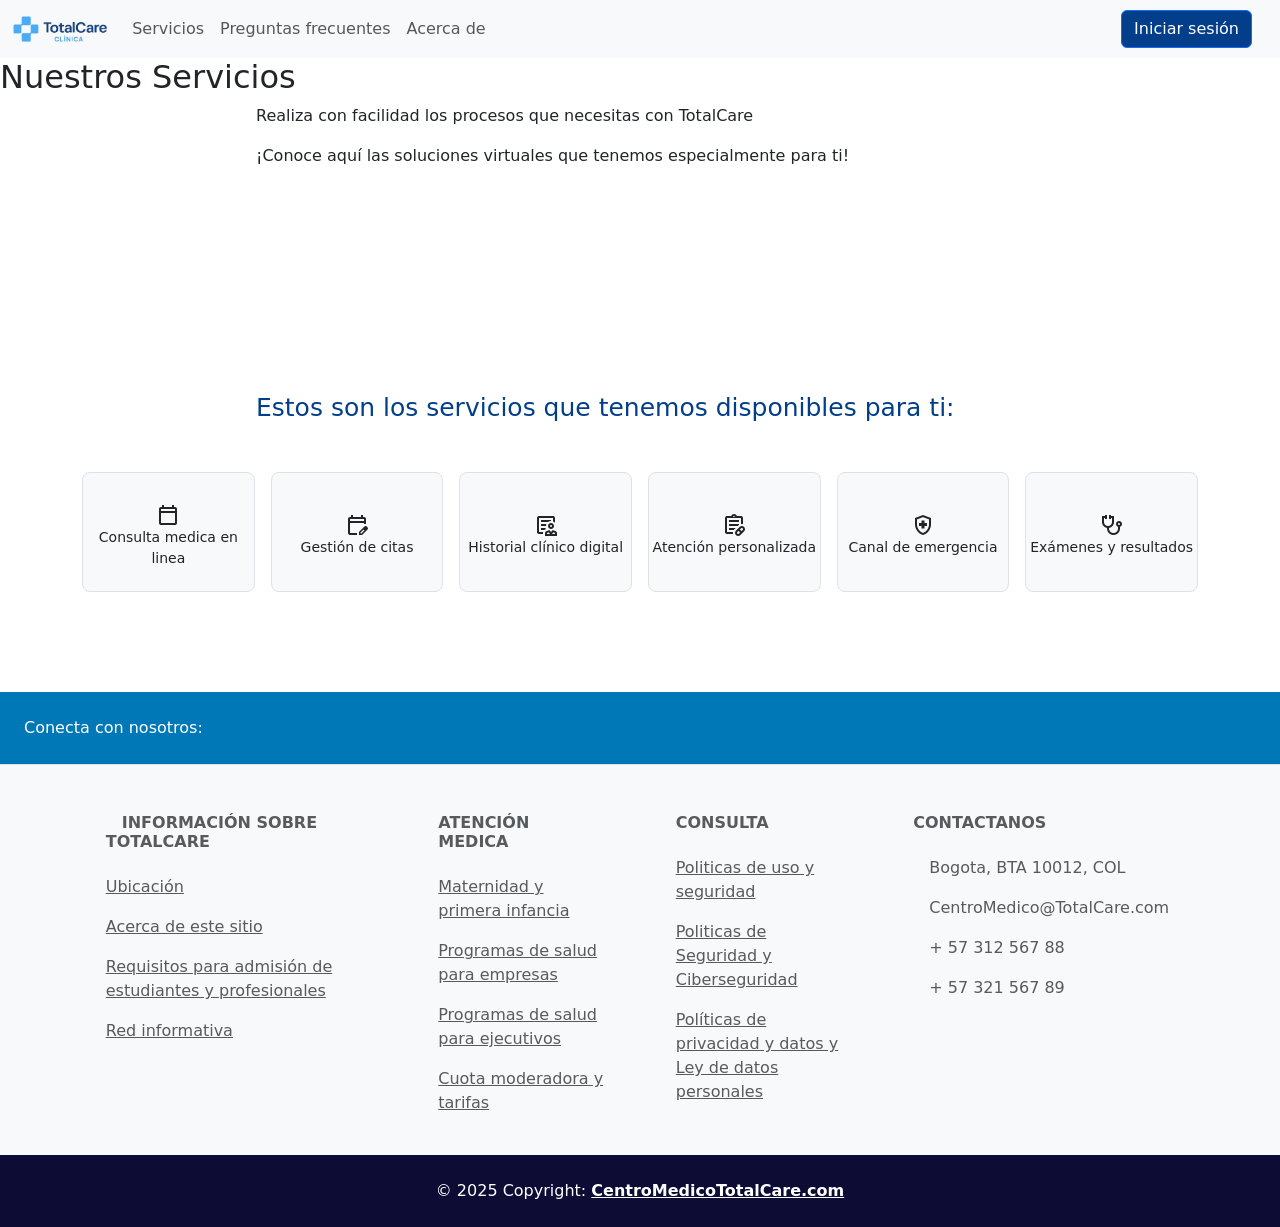
<file: HTML/servicios.html>
<!doctype html>
<html lang="en">
<head>
    <!-- Required meta tags -->
    <meta charset="utf-8">
    <meta name="viewport" content="width=device-width, initial-scale=1, shrink-to-fit=no">

    <!-- Bootstrap CSS -->
    <link href="https://cdn.jsdelivr.net/npm/bootstrap@5.3.0/dist/css/bootstrap.min.css" rel="stylesheet">
    <link rel="stylesheet" href="../CSS/style.css">
    <!-- Google Material Symbols (nuevo sistema) -->
    <link href="https://fonts.googleapis.com/css2?family=Material+Symbols+Outlined" rel="stylesheet" />

    <title>Centro medico</title>
</head>
<body class="body_page">
  
    <!-- Navbar -->
  <nav class="navbar navbar-expand-lg bg-body-tertiary">
    <div class="container-fluid">
      <!-- Toggle button (correct Bootstrap 5 syntax) -->
      <button 
      class="navbar-toggler" 
      type="button" 
      data-bs-toggle="collapse" 
      data-bs-target="#navbarSupportedContent"
      aria-controls="navbarSupportedContent" 
      aria-expanded="false" 
      aria-label="Toggle navigation">
        <span class="navbar-toggler-icon"></span>
      </button>

      <!-- Brand logo -->
      <a class="navbar-brand mt-2 mt-lg-0" href="../index.html">
        <img class="logo" src="../img/logotipo_TC.png" height="15" alt="Logo" />
      </a>

      <!-- Collapsible menu -->
      <div class="collapse navbar-collapse" id="navbarSupportedContent">
        <!-- Navigation links -->
        <ul class="navbar-nav me-auto mb-2 mb-lg-0">
          <li class="nav-item">
            <a class="nav-link" href="./servicios.html">Servicios</a>
          </li>
          <li class="nav-item">
            <a class="nav-link" href="./preguntas_frecuentes.html">Preguntas frecuentes</a>
          </li>
          <li class="nav-item">
            <a class="nav-link" href="./acerca_de.html">Acerca de</a>
          </li>
        </ul>
      </div>

      <!-- Right-side buttons -->
      <div class="d-flex align-items-center">
        <button type="button" class="btn_login btn btn-primary me-3" onclick="window.location.href='./login.html';">
          Iniciar sesión
        </button>

      </div>
    </div>
  </nav>
    <!-- Navbar -->



    <h2 class="bienvenido">Nuestros Servicios</h1>

    <div class="parrafo_usuario">
        <p>
            Realiza con facilidad los procesos que necesitas con TotalCare
        </p>
        <p>
            ¡Conoce aquí las soluciones virtuales que tenemos especialmente para ti!
        </p>
    </div>
    
    <h3 class="subtitulo_page">Estos son los servicios que tenemos disponibles para ti:</h3>
    <!-- cards -->
    
    <div class="container my-4">
  <div class="row g-3 justify-content-center">
    <div class="col-6 col-sm-4 col-md-2">
      <a href="./login.html" class="text-decoration-none text-dark">
        <div class="cuadricula-card text-center">
          <i class="bi bi-heart-pulse"></i>
          <span class="material-symbols-outlined">
            calendar_today
          </span>
          <small>Consulta medica en linea</small>
        </div>
      </a>
    </div>
    <div class="col-6 col-sm-4 col-md-2">
      <a href="./login.html" class="text-decoration-none text-dark">
        <div class="cuadricula-card text-center">
          <i class="bi bi-eye"></i>
          <span class="material-symbols-outlined">
            edit_calendar
          </span>
          <small>Gestión de citas</small>
        </div>
      </a>
    </div>
    <div class="col-6 col-sm-4 col-md-2">
      <a href="./login.html" class="text-decoration-none text-dark">
        <div class="cuadricula-card text-center">
          <i class="bi bi-tooth"></i>
          <span class="material-symbols-outlined">
            clinical_notes
          </span>
          <small>Historial clínico digital</small>
        </div>
      </a>
    </div>
    <div class="col-6 col-sm-4 col-md-2">
      <a href="./login.html" class="text-decoration-none text-dark">
        <div class="cuadricula-card text-center">
          <i class="bi bi-capsule"></i>
          <span class="material-symbols-outlined">
            prescriptions
          </span>
          <small>Atención personalizada</small>
        </div>
      </a>
    </div>
    <div class="col-6 col-sm-4 col-md-2">
      <a href="./login.html" class="text-decoration-none text-dark">
        <div class="cuadricula-card text-center">
          <i class="bi bi-thermometer-half"></i>
            <span class="material-symbols-outlined">
              health_and_safety
            </span>
            <small>Canal de emergencia</small>
        </div>
      </a>
    </div>
    <div class="col-6 col-sm-4 col-md-2">
      <a href="./login.html" class="text-decoration-none text-dark">
        <div class="cuadricula-card text-center">
          <i class="bi bi-person-lines-fill"></i>
          <span class="material-symbols-outlined">
            stethoscope
          </span>
          <small>Exámenes y resultados</small>
        </div>
      </a>
    </div>
  </div>
</div>


    </div>


    <!-- Footer -->
    <footer class="text-center text-lg-start bg-body-tertiary text-muted" >
        <!-- Section: Social media -->
        <section class="d-flex justify-content-center justify-content-lg-between p-4 border-bottom text-white" style="background-color: #0077B6;">
            <!-- Left -->
            <div class="me-5 d-none d-lg-block" >
                <span>Conecta con nosotros:</span>
            </div>
            <!-- Left -->

            <!-- Right -->
            <div>
                <a href="" class="me-4 text-reset">
                    <i class="fab fa-facebook-f"></i>
                </a>
                <a href="" class="me-4 text-reset">
                    <i class="fab fa-twitter"></i>
                </a>
                <a href="" class="me-4 text-reset">
                    <i class="fab fa-google"></i>
                </a>
                <a href="" class="me-4 text-reset">
                    <i class="fab fa-instagram"></i>
                </a>
                <a href="" class="me-4 text-reset">
                    <i class="fab fa-linkedin"></i>
                </a>
                <a href="" class="me-4 text-reset">
                    <i class="fab fa-github"></i>
                </a>
            </div>
        <!-- Right -->
        </section>
        <!-- Section: Social media -->

        <!-- Section: Links  -->
        <section class="" >
            <div class="container text-center text-md-start mt-5">
                <!-- Grid row -->
                <div class="row mt-3">
                    <!-- Grid column -->
                    <div class="col-md-3 col-lg-4 col-xl-3 mx-auto mb-4">
                        <!-- Content -->
                        <h6 class="text-uppercase fw-bold mb-4">
                            <i class="fas fa-gem me-3"></i>Información sobre TotalCare
                        </h6>
                        <!-- Links -->
                    <p>
                        <a href="#!" class="text-reset">Ubicación</a>
                    </p>
                    <p>
                        <a href="#!" class="text-reset">Acerca de este sitio</a>
                    </p>
                    <p>
                        <a href="#!" class="text-reset">Requisitos para admisión de estudiantes y profesionales</a>
                    </p>
                    <p>
                        <a href="#!" class="text-reset">Red informativa</a>
                    </p>
                    </div>
                <!-- Grid column -->

                <!-- Grid column -->
                <div class="col-md-2 col-lg-2 col-xl-2 mx-auto mb-4">
                    <!-- Links -->
                    <h6 class="text-uppercase fw-bold mb-4">
                        Atención medica
                    </h6>
                    <p>
                        <a href="#!" class="text-reset">Maternidad y primera infancia</a>
                    </p>
                    <p>
                        <a href="#!" class="text-reset">Programas de salud para empresas</a>
                    </p>
                    <p>
                        <a href="#!" class="text-reset">Programas de salud para ejecutivos</a>
                    </p>
                    <p>
                        <a href="#!" class="text-reset">Cuota moderadora y tarifas</a>
                    </p>
                </div>
        <!-- Grid column -->

        <!-- Grid column -->
        <div class="col-md-3 col-lg-2 col-xl-2 mx-auto mb-4">
          <!-- Links -->
          <h6 class="text-uppercase fw-bold mb-4">
            Consulta
          </h6>
          <p>
            <a href="#!" class="text-reset">Politicas de uso y seguridad</a>
          </p>
          <p>
            <a href="#!" class="text-reset">Politicas de Seguridad y Ciberseguridad</a>
          </p>
          <p>
            <a href="#!" class="text-reset">Políticas de privacidad y datos y Ley de datos personales</a>
          </p>

        </div>
        <!-- Grid column -->

        <!-- Grid column -->
        <div class="col-md-4 col-lg-3 col-xl-3 mx-auto mb-md-0 mb-4">
          <!-- Links -->
          <h6 class="text-uppercase fw-bold mb-4">Contactanos</h6>
          <p><i class="fas fa-home me-3"></i> Bogota, BTA 10012, COL</p>
          <p>
            <i class="fas fa-envelope me-3"></i>
            CentroMedico@TotalCare.com
          </p>
          <p><i class="fas fa-phone me-3"></i> + 57 312 567 88</p>
          <p><i class="fas fa-print me-3"></i> + 57 321 567 89</p>
        </div>
        <!-- Grid column -->
      </div>
      <!-- Grid row -->
    </div>
  </section>
  <!-- Section: Links  -->

  <!-- Copyright -->
  <div class="text-center p-4 text-white" style="background-color: #0c0c34;">
    © 2025 Copyright:
    <a class="text-reset fw-bold " href="#" >CentroMedicoTotalCare.com</a>
  </div>
  <!-- Copyright -->
</footer>
<!-- Footer -->

    <script src="https://cdn.jsdelivr.net/npm/bootstrap@5.3.0/dist/js/bootstrap.bundle.min.js"></script>
</body>
</html>
</file>
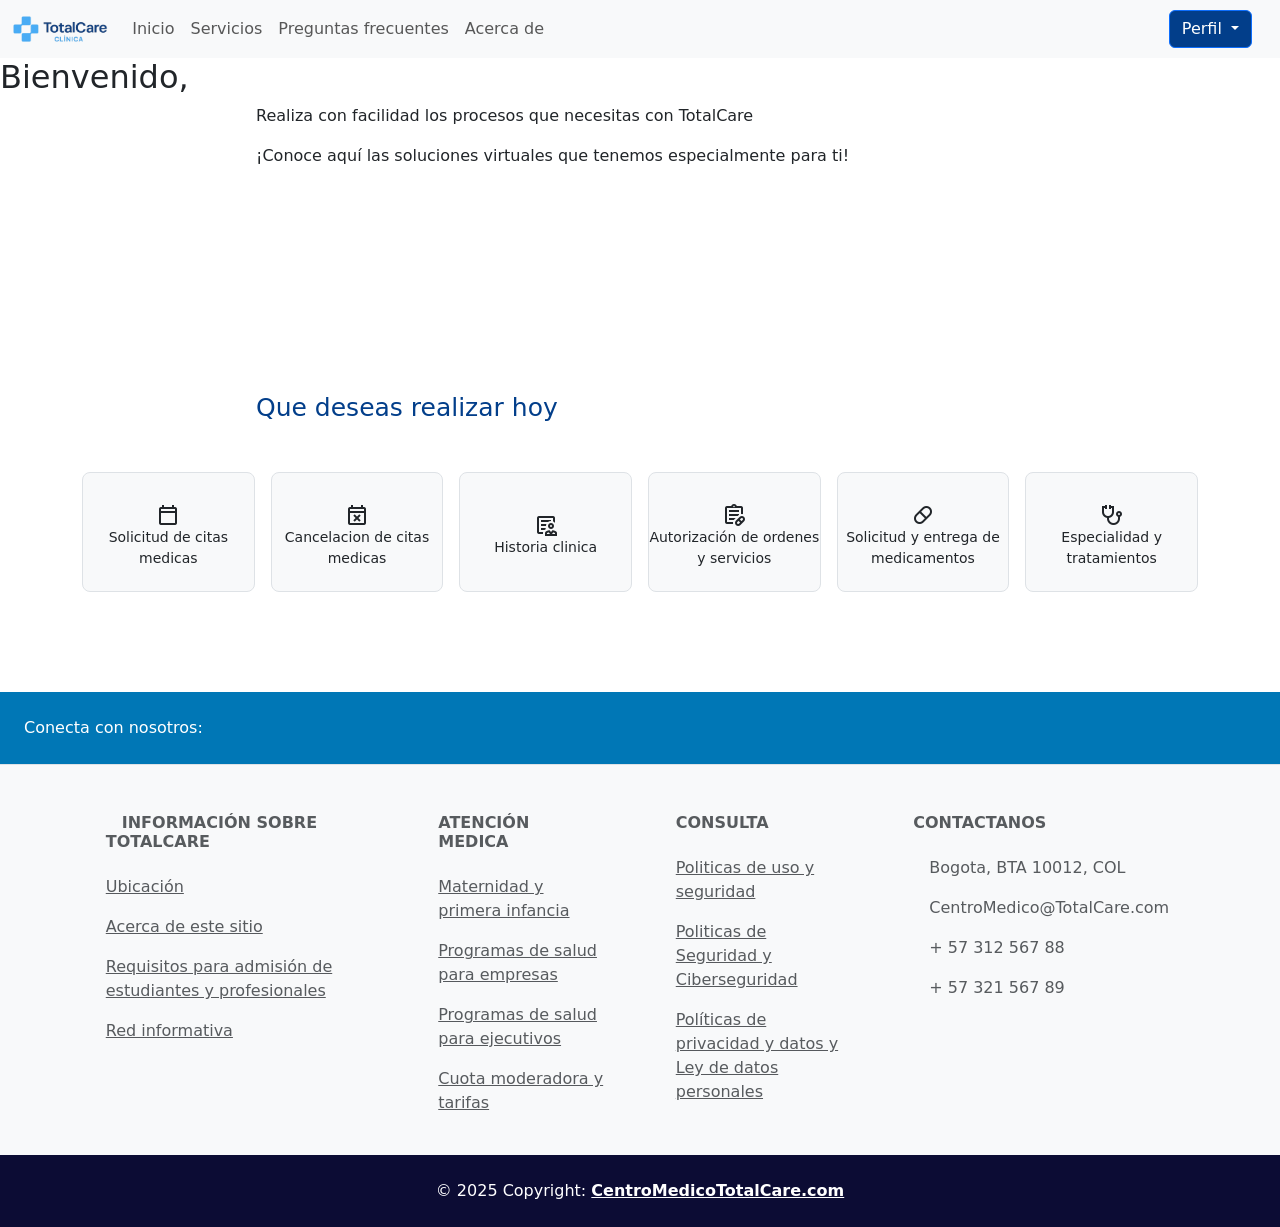
<file: HTML/tratamientos.html>
<!doctype html>
<html lang="en">
<head>
    <!-- Required meta tags -->
    <meta charset="utf-8">
    <meta name="viewport" content="width=device-width, initial-scale=1, shrink-to-fit=no">

    <!-- Bootstrap CSS -->
    <link href="https://cdn.jsdelivr.net/npm/bootstrap@5.3.0/dist/css/bootstrap.min.css" rel="stylesheet">
    <link rel="stylesheet" href="../CSS/style.css">
    <!-- Google Material Symbols (nuevo sistema) -->
    <link href="https://fonts.googleapis.com/css2?family=Material+Symbols+Outlined" rel="stylesheet" />

    <title>Centro medico</title>
</head>
<body class="body_page">

    <!-- Navbar -->
  <nav class="navbar navbar-expand-lg bg-body-tertiary">
    <div class="container-fluid">
      <!-- Toggle button (correct Bootstrap 5 syntax) -->
      <button 
      class="navbar-toggler" 
      type="button" 
      data-bs-toggle="collapse" 
      data-bs-target="#navbarSupportedContent"
      aria-controls="navbarSupportedContent" 
      aria-expanded="false" 
      aria-label="Toggle navigation">
        <span class="navbar-toggler-icon"></span>
      </button>

      <!-- Brand logo -->
      <a class="navbar-brand mt-2 mt-lg-0" href="#">
        <img class="logo" src="../img/logotipo_TC.png" height="15" alt="Logo" />
      </a>

      <!-- Collapsible menu -->
      <div class="collapse navbar-collapse" id="navbarSupportedContent">
        <!-- Navigation links -->
        <ul class="navbar-nav me-auto mb-2 mb-lg-0">
          <li class="nav-item">
            <a class="nav-link" href="./paciente.html">Inicio</a>
          </li>
          <li class="nav-item">
            <a class="nav-link" href="./servicios.html">Servicios</a>
          </li>
          <li class="nav-item">
            <a class="nav-link" href="./preguntas_frecuentes.html">Preguntas frecuentes</a>
          </li>
          <li class="nav-item">
            <a class="nav-link" href="./acerca_de.html">Acerca de</a>
          </li>
        </ul>
      </div>

      <!-- Right-side buttons -->
      <div class="d-flex align-items-center">
  <!-- Menú desplegable de Perfil -->
  <div class="dropdown me-3">
    <button 
      class="btn_perfil btn btn-primary dropdown-toggle" 
      type="button" 
      id="perfilMenu" 
      data-bs-toggle="dropdown" 
      aria-expanded="false">
      Perfil
    </button>
    <ul class="dropdown-menu dropdown-menu-end" aria-labelledby="perfilMenu">
      <li><a class="dropdown-item" href="./mi_informacion.html">Mi información</a></li>
      <li><hr class="dropdown-divider"></li>
      <li><a class="dropdown-item text-danger" href="#" id="cerrarSesionBtn">Cerrar sesión</a></li>
    </ul>
  </div>
      </div>
    </div>
  </nav>
    <!-- Navbar -->




    <h2 class="bienvenido">Bienvenido,</h1>

    <div class="parrafo_usuario">
        <p>
            Realiza con facilidad los procesos que necesitas con TotalCare
        </p>
        <p>
            ¡Conoce aquí las soluciones virtuales que tenemos especialmente para ti!
        </p>
    </div>
    
    <h3 class="subtitulo_page">Que deseas realizar hoy</h3>
    <!-- cards -->
    
    <div class="container my-4">
  <div class="row g-3 justify-content-center">
    <div class="col-6 col-sm-4 col-md-2">
      <div class="cuadricula-card text-center">
        <i class="bi bi-heart-pulse"></i>
        <span class="material-symbols-outlined">
            calendar_today
        </span>
        <small>Solicitud de citas medicas</small>
      </div>
    </div>
    <div class="col-6 col-sm-4 col-md-2">
      <div class="cuadricula-card text-center">
        <i class="bi bi-eye"></i>
        <span class="material-symbols-outlined">
            event_busy
        </span>
        <small>Cancelacion de citas medicas</small>
      </div>
    </div>
    <div class="col-6 col-sm-4 col-md-2">
      <div class="cuadricula-card text-center">
        <i class="bi bi-tooth"></i>
        <span class="material-symbols-outlined">
            clinical_notes
        </span>
        <small>Historia clinica</small>
      </div>
    </div>
    <div class="col-6 col-sm-4 col-md-2">
      <div class="cuadricula-card text-center">
        <i class="bi bi-capsule"></i>
        <span class="material-symbols-outlined">
            prescriptions
        </span>
        <small>Autorización de ordenes y servicios</small>
      </div>
    </div>
    <div class="col-6 col-sm-4 col-md-2">
      <div class="cuadricula-card text-center">
        <i class="bi bi-thermometer-half"></i>
        <span class="material-symbols-outlined">
            pill
        </span>
        <small>Solicitud y entrega de medicamentos</small>
      </div>
    </div>
    <div class="col-6 col-sm-4 col-md-2">
      <div class="cuadricula-card text-center">
        <i class="bi bi-person-lines-fill"></i>
        <span class="material-symbols-outlined">
            stethoscope
        </span>
        <small>Especialidad y tratamientos</small>
      </div>
    </div>
  </div>
</div>


    </div>


    <!-- Footer -->
    <footer class="text-center text-lg-start bg-body-tertiary text-muted" >
        <!-- Section: Social media -->
        <section class="d-flex justify-content-center justify-content-lg-between p-4 border-bottom text-white" style="background-color: #0077B6;">
            <!-- Left -->
            <div class="me-5 d-none d-lg-block" >
                <span>Conecta con nosotros:</span>
            </div>
            <!-- Left -->

            <!-- Right -->
            <div>
                <a href="" class="me-4 text-reset">
                    <i class="fab fa-facebook-f"></i>
                </a>
                <a href="" class="me-4 text-reset">
                    <i class="fab fa-twitter"></i>
                </a>
                <a href="" class="me-4 text-reset">
                    <i class="fab fa-google"></i>
                </a>
                <a href="" class="me-4 text-reset">
                    <i class="fab fa-instagram"></i>
                </a>
                <a href="" class="me-4 text-reset">
                    <i class="fab fa-linkedin"></i>
                </a>
                <a href="" class="me-4 text-reset">
                    <i class="fab fa-github"></i>
                </a>
            </div>
        <!-- Right -->
        </section>
        <!-- Section: Social media -->

        <!-- Section: Links  -->
        <section class="" >
            <div class="container text-center text-md-start mt-5">
                <!-- Grid row -->
                <div class="row mt-3">
                    <!-- Grid column -->
                    <div class="col-md-3 col-lg-4 col-xl-3 mx-auto mb-4">
                        <!-- Content -->
                        <h6 class="text-uppercase fw-bold mb-4">
                            <i class="fas fa-gem me-3"></i>Información sobre TotalCare
                        </h6>
                        <!-- Links -->
                    <p>
                        <a href="#!" class="text-reset">Ubicación</a>
                    </p>
                    <p>
                        <a href="#!" class="text-reset">Acerca de este sitio</a>
                    </p>
                    <p>
                        <a href="#!" class="text-reset">Requisitos para admisión de estudiantes y profesionales</a>
                    </p>
                    <p>
                        <a href="#!" class="text-reset">Red informativa</a>
                    </p>
                    </div>
                <!-- Grid column -->

                <!-- Grid column -->
                <div class="col-md-2 col-lg-2 col-xl-2 mx-auto mb-4">
                    <!-- Links -->
                    <h6 class="text-uppercase fw-bold mb-4">
                        Atención medica
                    </h6>
                    <p>
                        <a href="#!" class="text-reset">Maternidad y primera infancia</a>
                    </p>
                    <p>
                        <a href="#!" class="text-reset">Programas de salud para empresas</a>
                    </p>
                    <p>
                        <a href="#!" class="text-reset">Programas de salud para ejecutivos</a>
                    </p>
                    <p>
                        <a href="#!" class="text-reset">Cuota moderadora y tarifas</a>
                    </p>
                </div>
        <!-- Grid column -->

        <!-- Grid column -->
        <div class="col-md-3 col-lg-2 col-xl-2 mx-auto mb-4">
          <!-- Links -->
          <h6 class="text-uppercase fw-bold mb-4">
            Consulta
          </h6>
          <p>
            <a href="#!" class="text-reset">Politicas de uso y seguridad</a>
          </p>
          <p>
            <a href="#!" class="text-reset">Politicas de Seguridad y Ciberseguridad</a>
          </p>
          <p>
            <a href="#!" class="text-reset">Políticas de privacidad y datos y Ley de datos personales</a>
          </p>

        </div>
        <!-- Grid column -->

        <!-- Grid column -->
        <div class="col-md-4 col-lg-3 col-xl-3 mx-auto mb-md-0 mb-4">
          <!-- Links -->
          <h6 class="text-uppercase fw-bold mb-4">Contactanos</h6>
          <p><i class="fas fa-home me-3"></i> Bogota, BTA 10012, COL</p>
          <p>
            <i class="fas fa-envelope me-3"></i>
            CentroMedico@TotalCare.com
          </p>
          <p><i class="fas fa-phone me-3"></i> + 57 312 567 88</p>
          <p><i class="fas fa-print me-3"></i> + 57 321 567 89</p>
        </div>
        <!-- Grid column -->
      </div>
      <!-- Grid row -->
    </div>
  </section>
  <!-- Section: Links  -->

  <!-- Copyright -->
  <div class="text-center p-4 text-white" style="background-color: #0c0c34;">
    © 2025 Copyright:
    <a class="text-reset fw-bold " href="#" >CentroMedicoTotalCare.com</a>
  </div>
  <!-- Copyright -->
</footer>
<!-- Footer -->

    <script src="https://cdn.jsdelivr.net/npm/bootstrap@5.3.0/dist/js/bootstrap.bundle.min.js"></script>

    <!-- cierre de sesion -->
    <script>
    document.getElementById('cerrarSesionBtn').addEventListener('click', () => {
      // Elimina los datos del usuario almacenados
      localStorage.removeItem('usuario');
      // Redirige al login
      window.location.href = './login.html';
    });
    </script>

  </body>
</html>
</file>
<file: CSS/style.css>
.logo {
    height: 30px;
    width: auto; /* para que no se deforme */
}

.carousel-item img {
    max-height: 800px;
    object-fit: cover; /* recorta sin deformar */
}

.custom-card {
    max-width: 900px;
    width: 100%;
    }

.btn_login{
    background-color: #023E8A;
}

.btn_perfil{
    background-color: #023E8A;
}

.card {
    border: none;
    box-shadow: none; /* opcional, si quieres eliminar también la sombra */
}


h1{
    text-align: center;
    padding: 30px 0 30px 0;
    font-size: 25px;
}

.cards img-fluid{
    height: 300px; /* o la altura que quieras */
    width: 100%;   /* para que siga ocupando todo el ancho de su columna */
    object-fit: cover;
}

.btn_acordeon {
    border: 1px solid #ced4da;       /* mismo borde de input */
    border-radius: 0.375rem;         /* borde redondeado como input */
    /* background-color: #fff;          fondo blanco */
    padding: 0.375rem 0.75rem;       /* mismo padding de input */
    font-size: 1rem;                 /* tamaño de fuente estándar */
    width: 100%;                     /* para que sea ancho completo como un input */
    margin-bottom: 1rem;             /* espacio inferior */
    text-align: left;                /* texto alineado a la izquierda */
    box-shadow: none;               /* sin sombra */
}

.btn_acordeon::after {
    margin-left: auto;  /* empuja la flecha a la derecha */
}

.dropdown-menu {
    width: 100%;         /* que el menú tenga mismo ancho del botón */
}

.saludo{
    padding: 25px 20%;
    color:#023E8A ;

}


.subtitulo{
    padding: 50px 20%;
    color:#023E8A;
    font-size: 30px;

}

.subtitulo_page{
    color:#023E8A ;
    
}

h3 {
    padding: 25px 20%;
    font-size: 25px;
}

.cuadricula-card {
    height: 120px;
    display: flex;
    flex-direction: column;
    align-items: center;
    justify-content: center;
    border: 1px solid #dee2e6;
    border-radius: 8px;
    transition: transform 0.2s ease;
    background-color: #f8f9fa;
}

.cuadricula-card:hover {
    transform: scale(1.03);
    box-shadow: 0 0 12px 3px #0077B6; /* resplandor azul */
    transform: translateY(-3px); /* opcional: ligera elevación */
    border-color: transparent;  /* quita borde gris para que se vea limpio */
}

.cuadricula-card i {
    font-size: 24px;
    margin-bottom: 8px;
    color: #0d6efd; /* azul Bootstrap */
}

@media (max-width: 576px) {
    .col-custom {
        flex: 0 0 50%;
        max-width: 50%;
        margin-bottom: 10px;
    }
}

.parrafo_usuario {
    padding: 0px 20%;
    margin-bottom: 200px;
}

.parrafo_acerca{
    padding: 0px 20%;
}

.card_acerca{
    padding: 10% 0px;
}

footer{
    margin-top: 100px;
}


/* registro */
/* @media (min-width: 1025px) {
    .h-custom {
        height: 100vh !important;
}
} */
.card-registration .select-input.form-control[readonly]:not([disabled]) {
    font-size: 1rem;
    line-height: 2.15;
    padding-left: .75em;
    padding-right: .75em;
}
.card-registration .select-arrow {
    top: 13px;
}

.gradient-custom-2 {
/* fallback for old browsers */
    background: #a1c4fd;

/* Chrome 10-25, Safari 5.1-6 */
    background: -webkit-linear-gradient(to right, rgba(161, 196, 253, 1), rgba(194, 233, 251, 1));

/* W3C, IE 10+/ Edge, Firefox 16+, Chrome 26+, Opera 12+, Safari 7+ */
    background: linear-gradient(to right, rgba(161, 196, 253, 1), rgba(194, 233, 251, 1))
}

/* .card_about{
    padding: 20px 0 ;
} */

.bg-indigo {
    background-color: #4835d4;
}

.img-login{
    max-height: 700px;
    
}

/* estilo cita medica */
.citas-section {
  background-color: #f5f9ff;
}

.cita-form {
  background-color: #ffffff;
  border-radius: 10px;
  border: 1px solid #dee2e6;
}

.cita-form .form-label {
  font-weight: 500;
  color: #0c0c34;
}

.cita-form .form-control,
.cita-form .form-select {
  border-radius: 0.5rem;
  border: 1px solid #ced4da;
}

.cita-form .btn-primary {
  background-color: #0077B6;
  border-color: #0077B6;
}

.cita-form .btn-primary:hover {
  background-color: #023E8A;
  border-color: #023E8A;
}

/* perfil admin */

.admin-dashboard h2 {
  font-weight: 600;
  text-align: center;
}

.stat-card {
  background-color: #f8f9fa;
  border: 1px solid #dee2e6;
  border-radius: 12px;
  padding: 20px;
  transition: 0.3s ease;
}

.stat-card:hover {
  box-shadow: 0 0 10px rgba(0, 119, 182, 0.3);
}

.stat-number {
  font-size: 32px;
  font-weight: bold;
  color: #023E8A;
}

.admin-option {
  border: 1px solid #dee2e6;
  border-radius: 12px;
  padding: 20px;
  background-color: #ffffff;
  transition: transform 0.2s ease;
}

.admin-option:hover {
  transform: scale(1.02);
  box-shadow: 0 0 10px #0077B6;
}

.btn_admin{
  background-color: #023E8A;
  color: white;
  border: none;
}
.btn_admin:hover {
  background-color: #012f6a; /* tono más oscuro en hover */
}

/* fin perfil admin */
</file>
